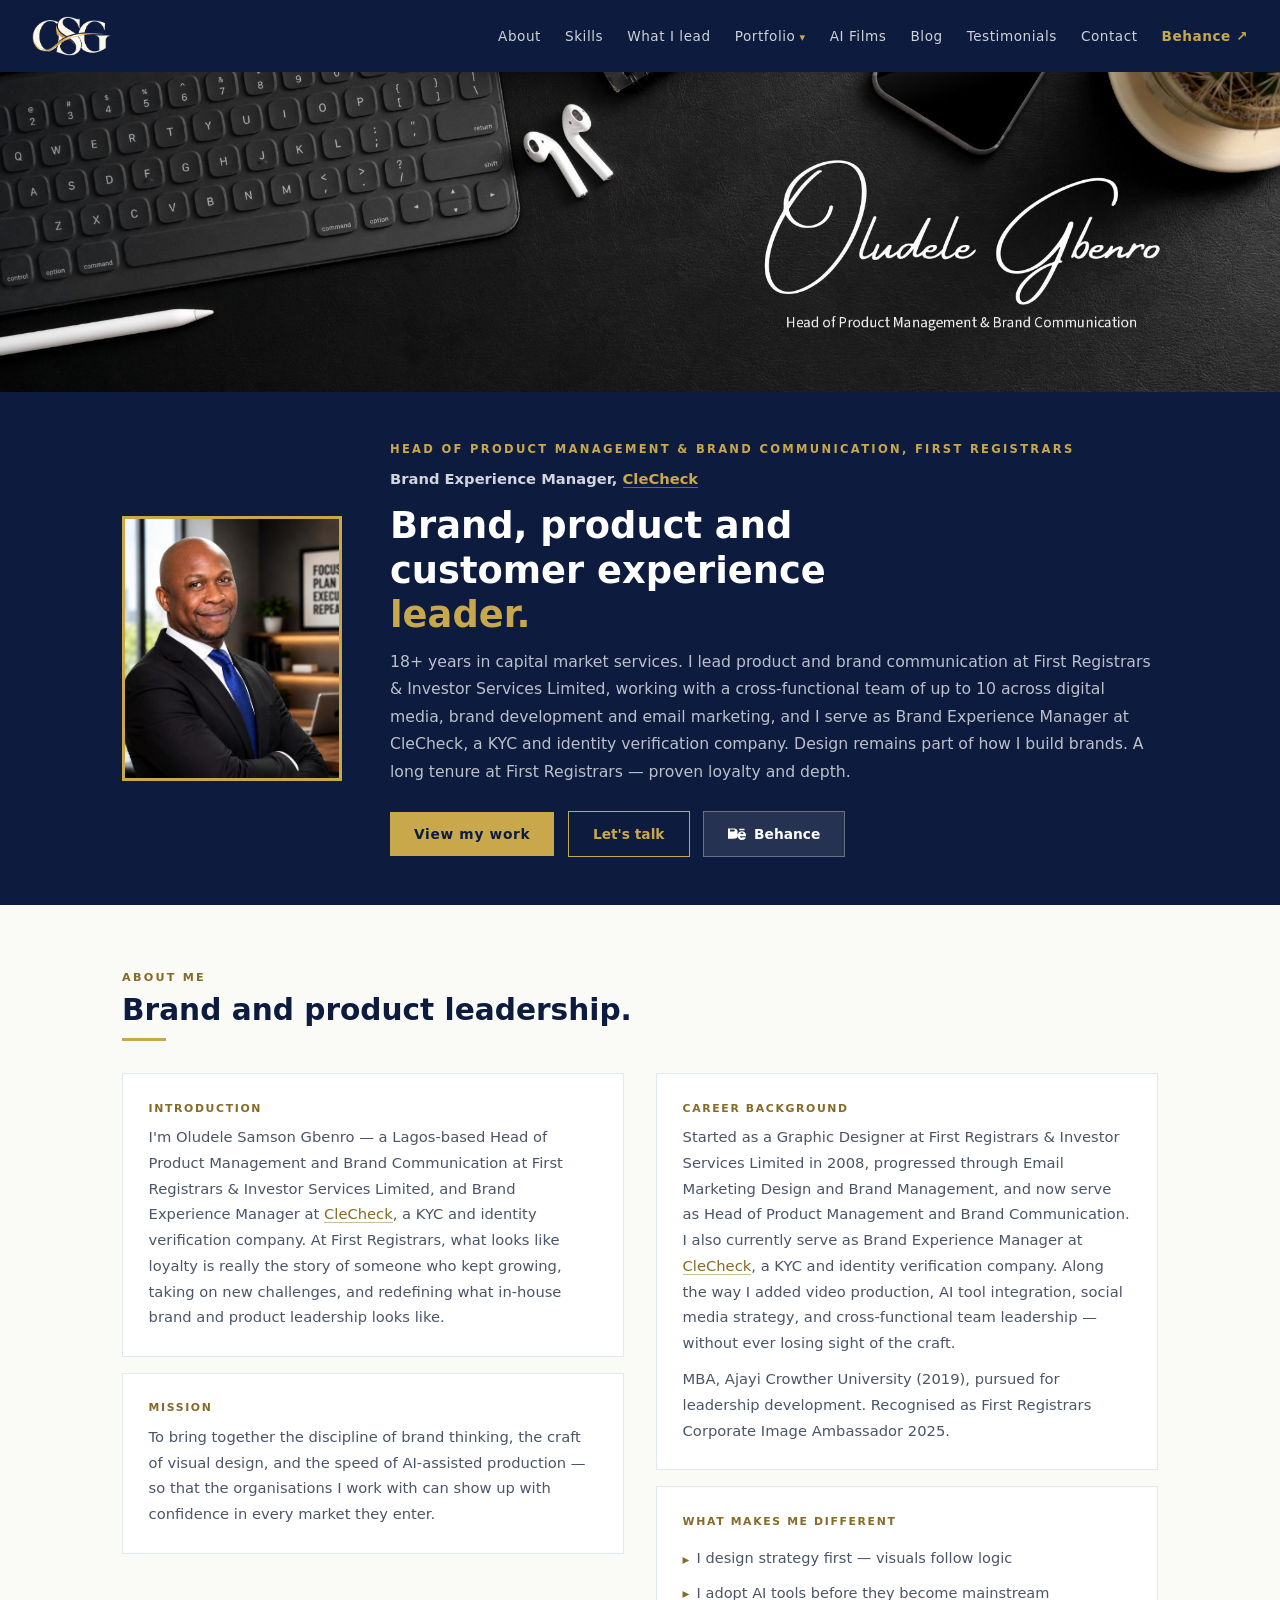
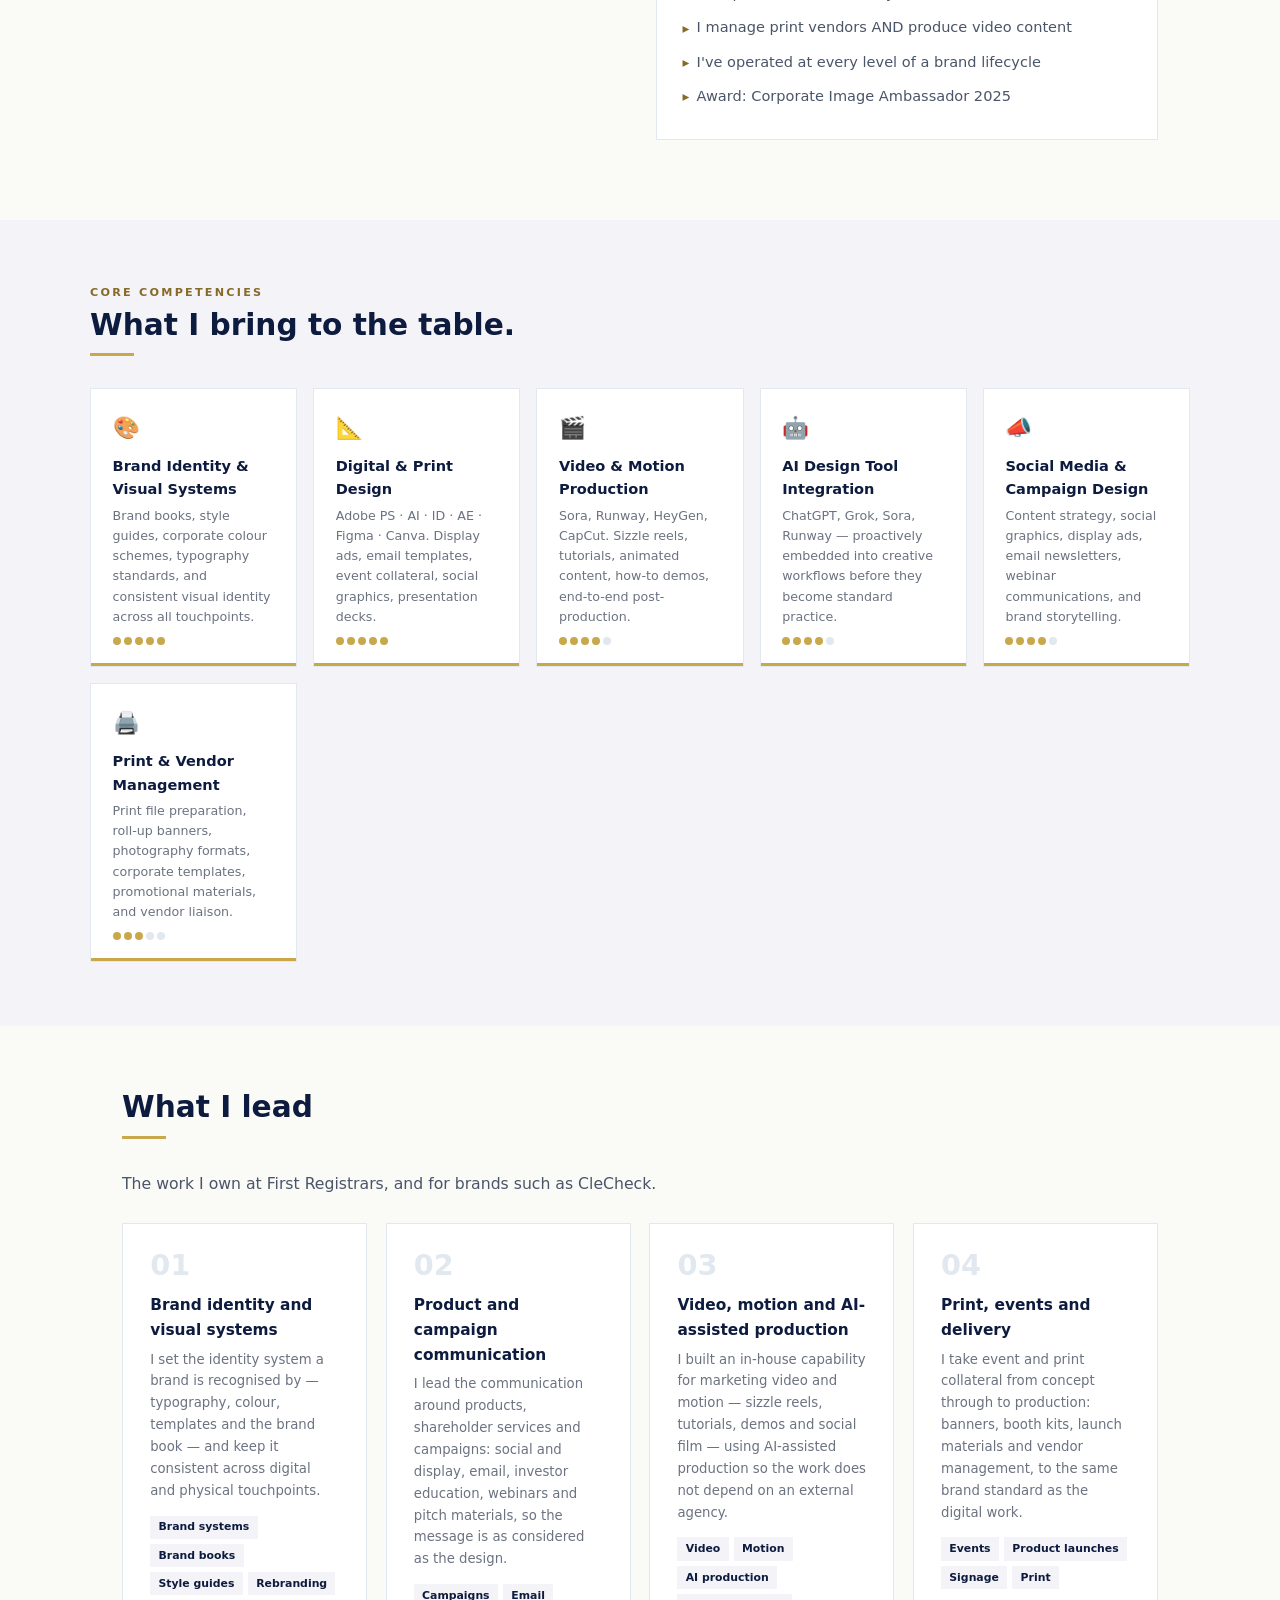
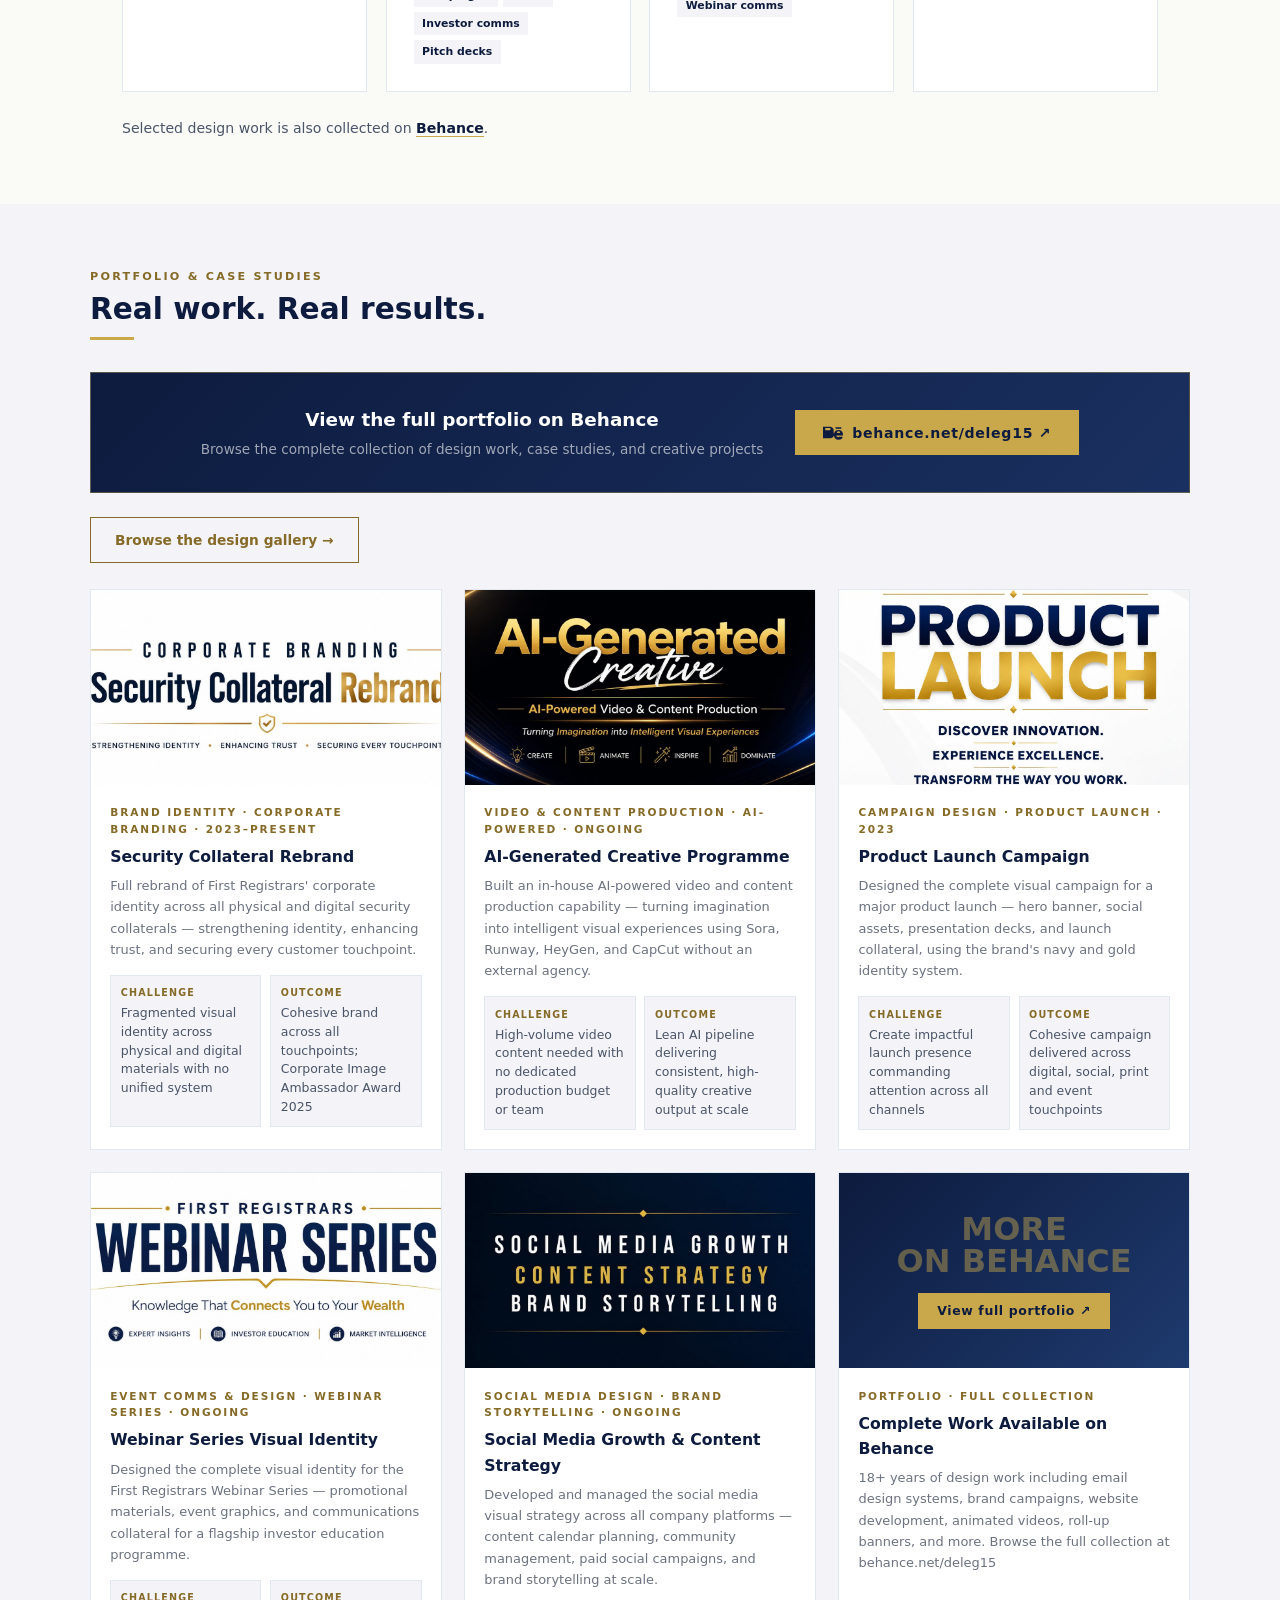
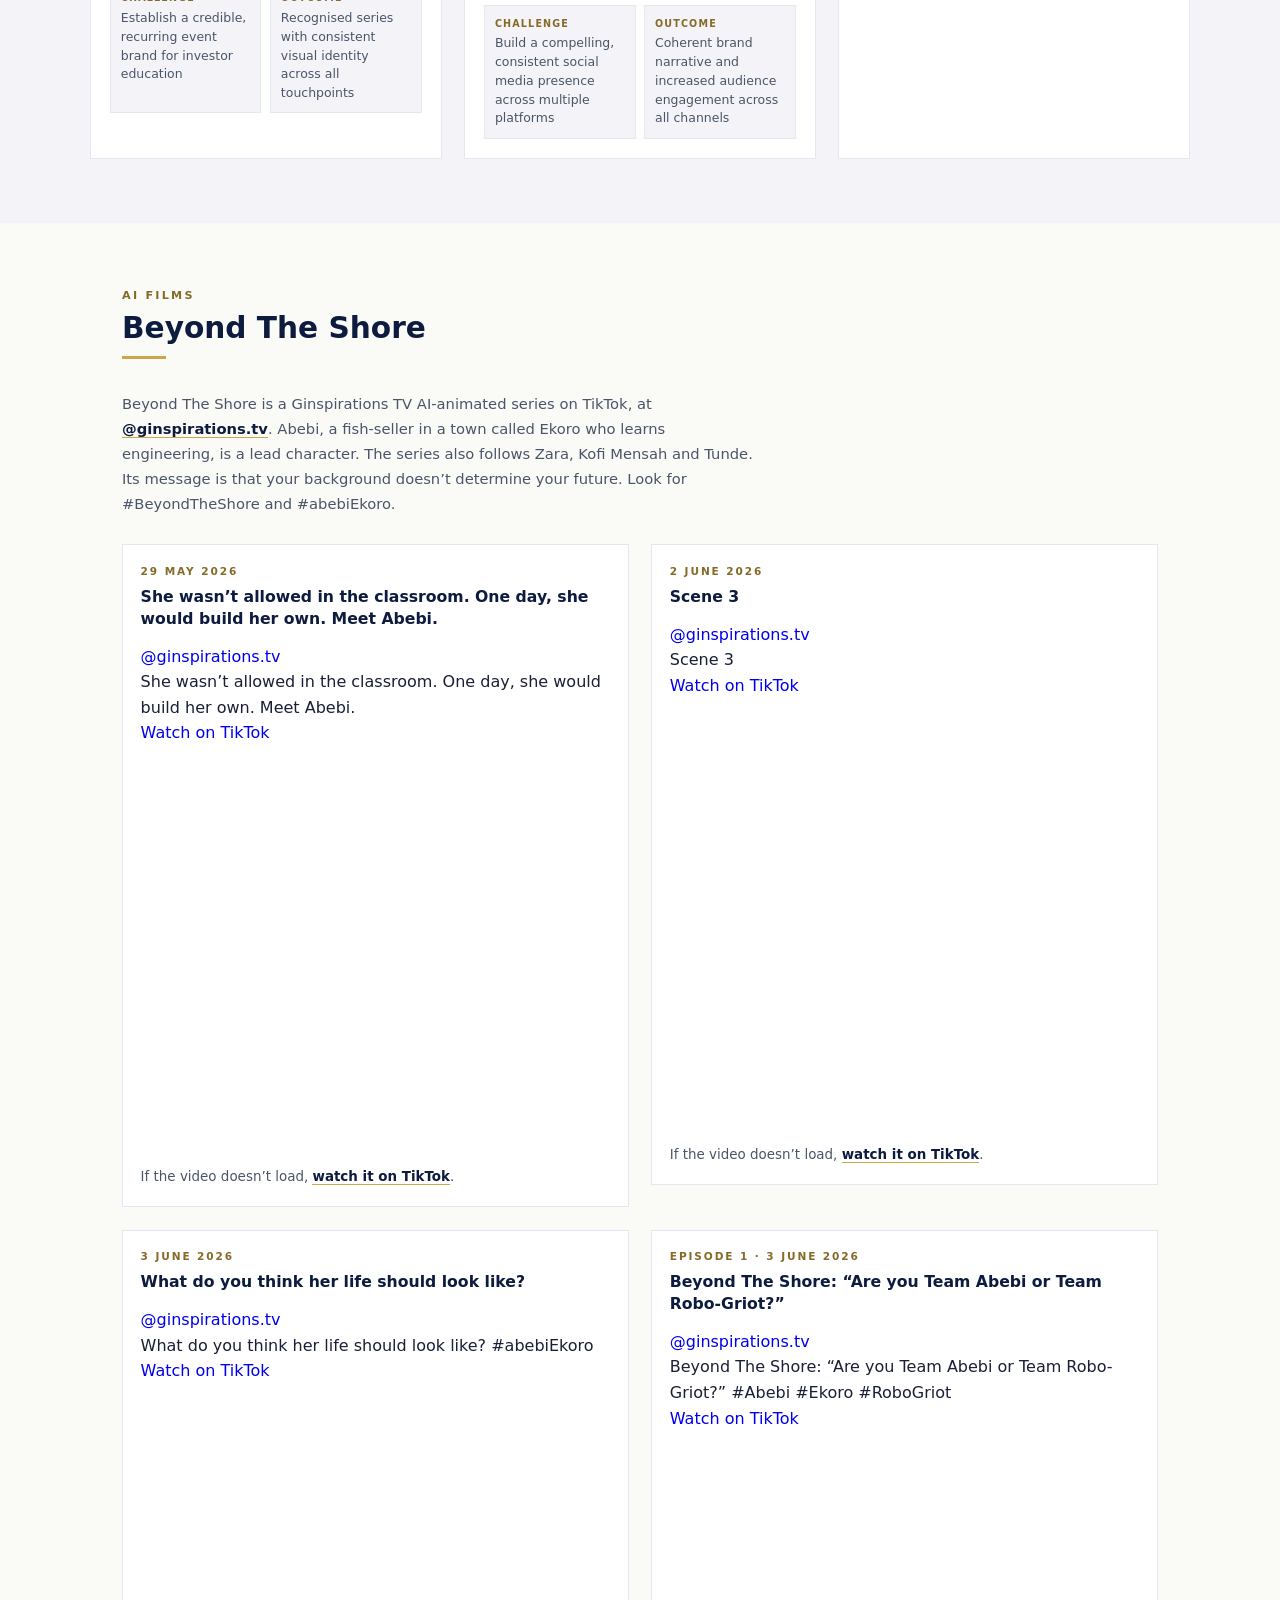
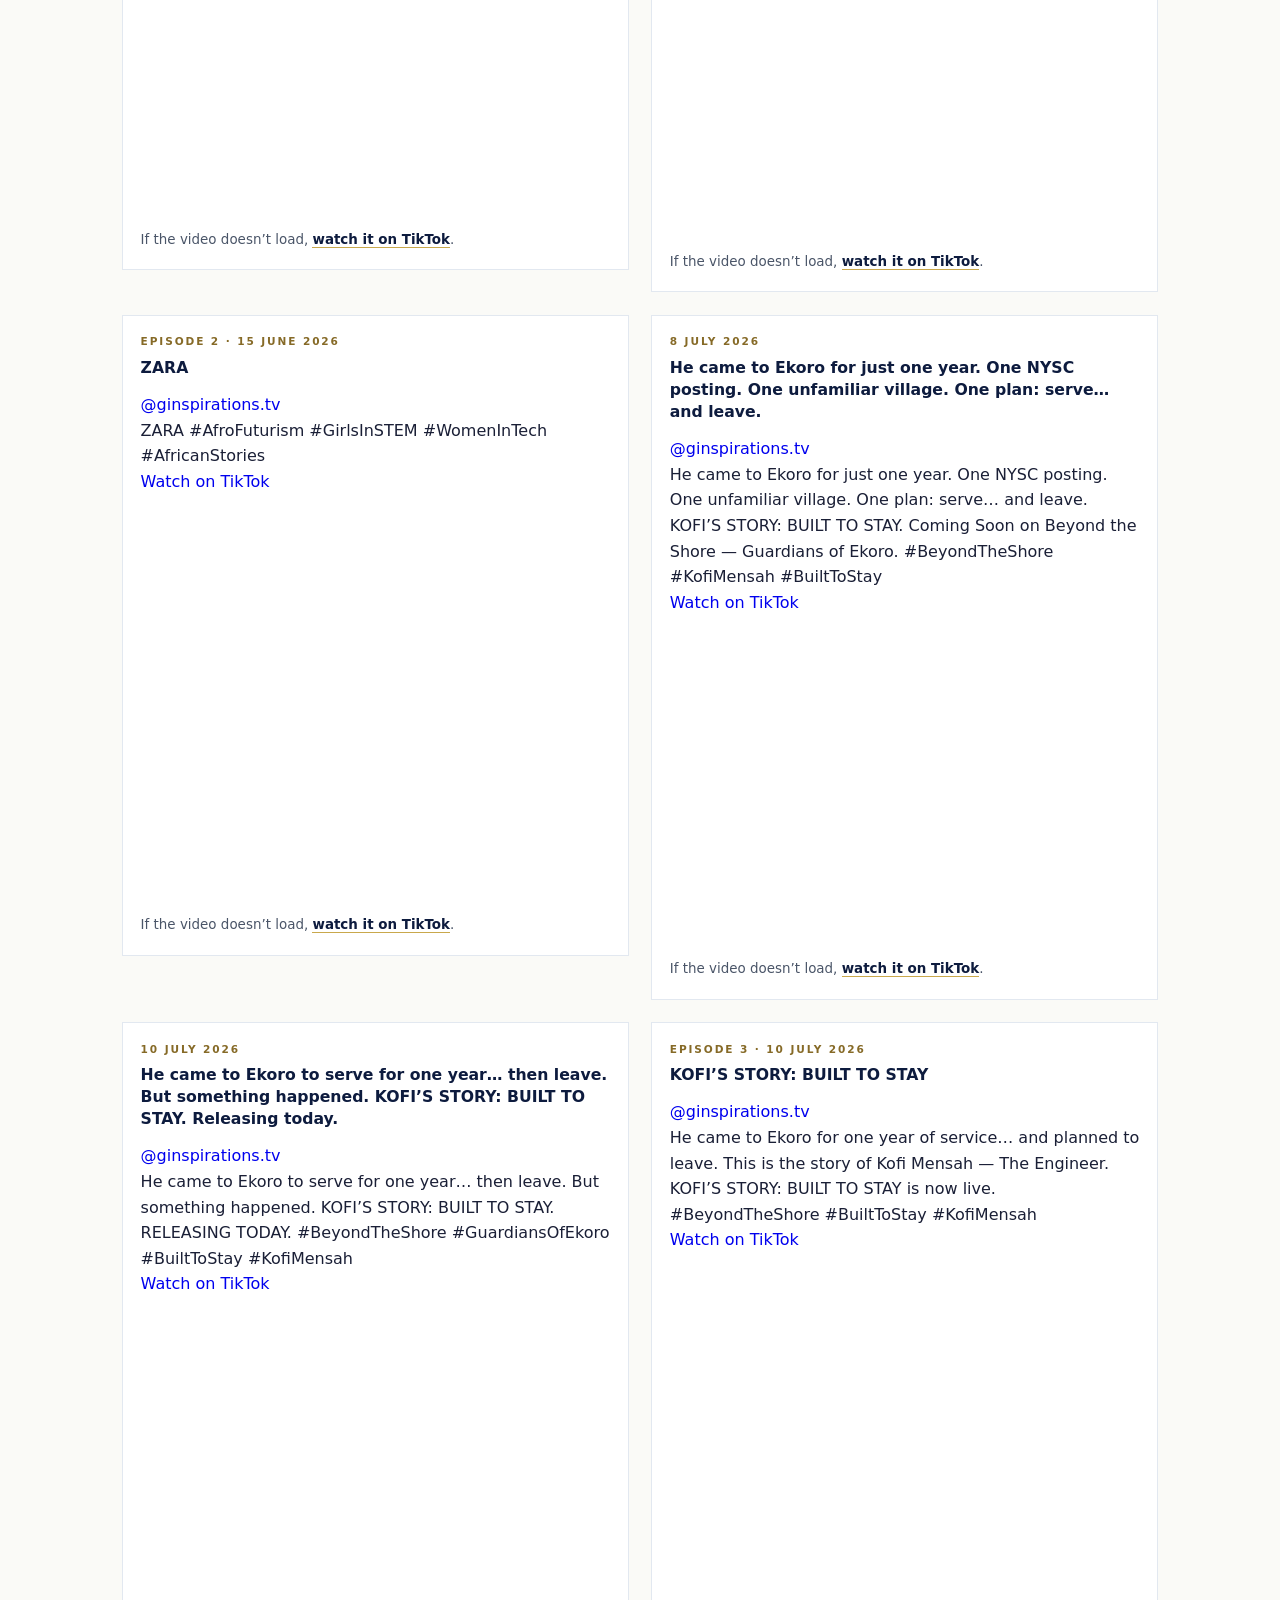
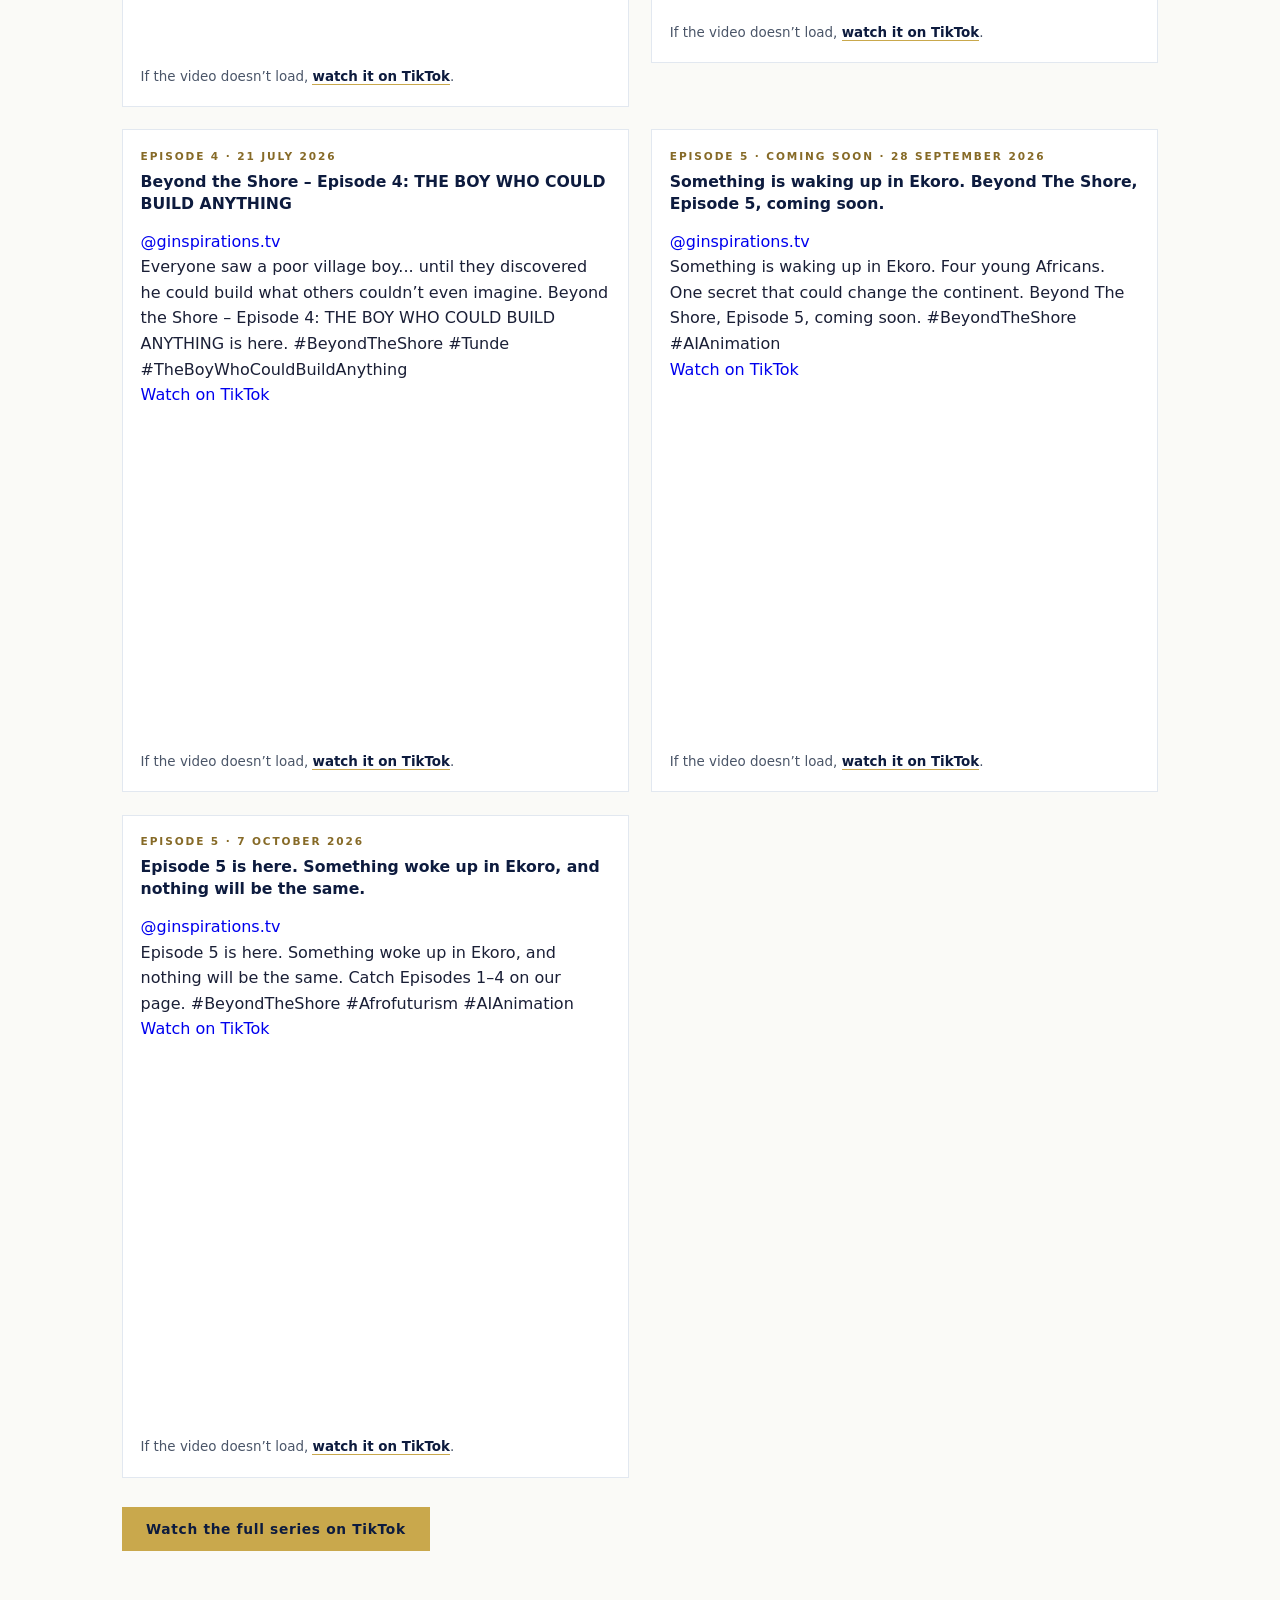
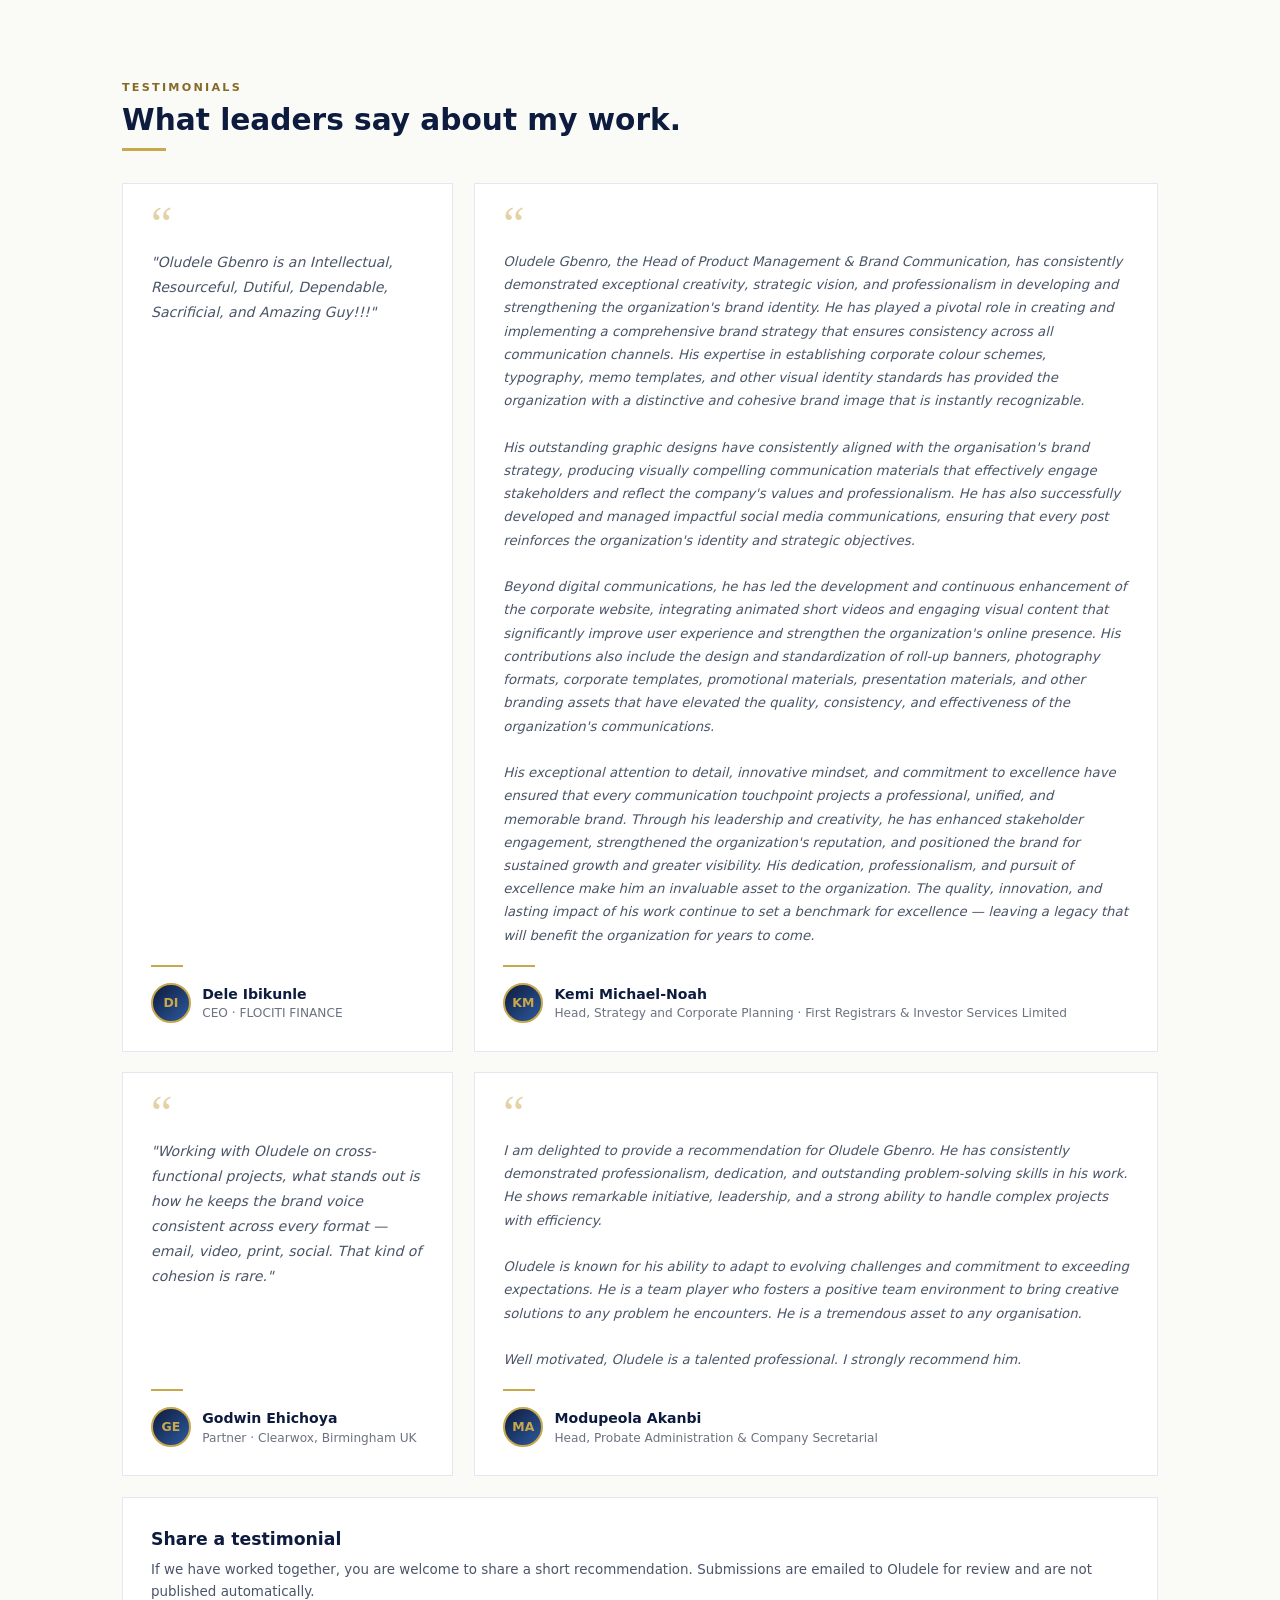
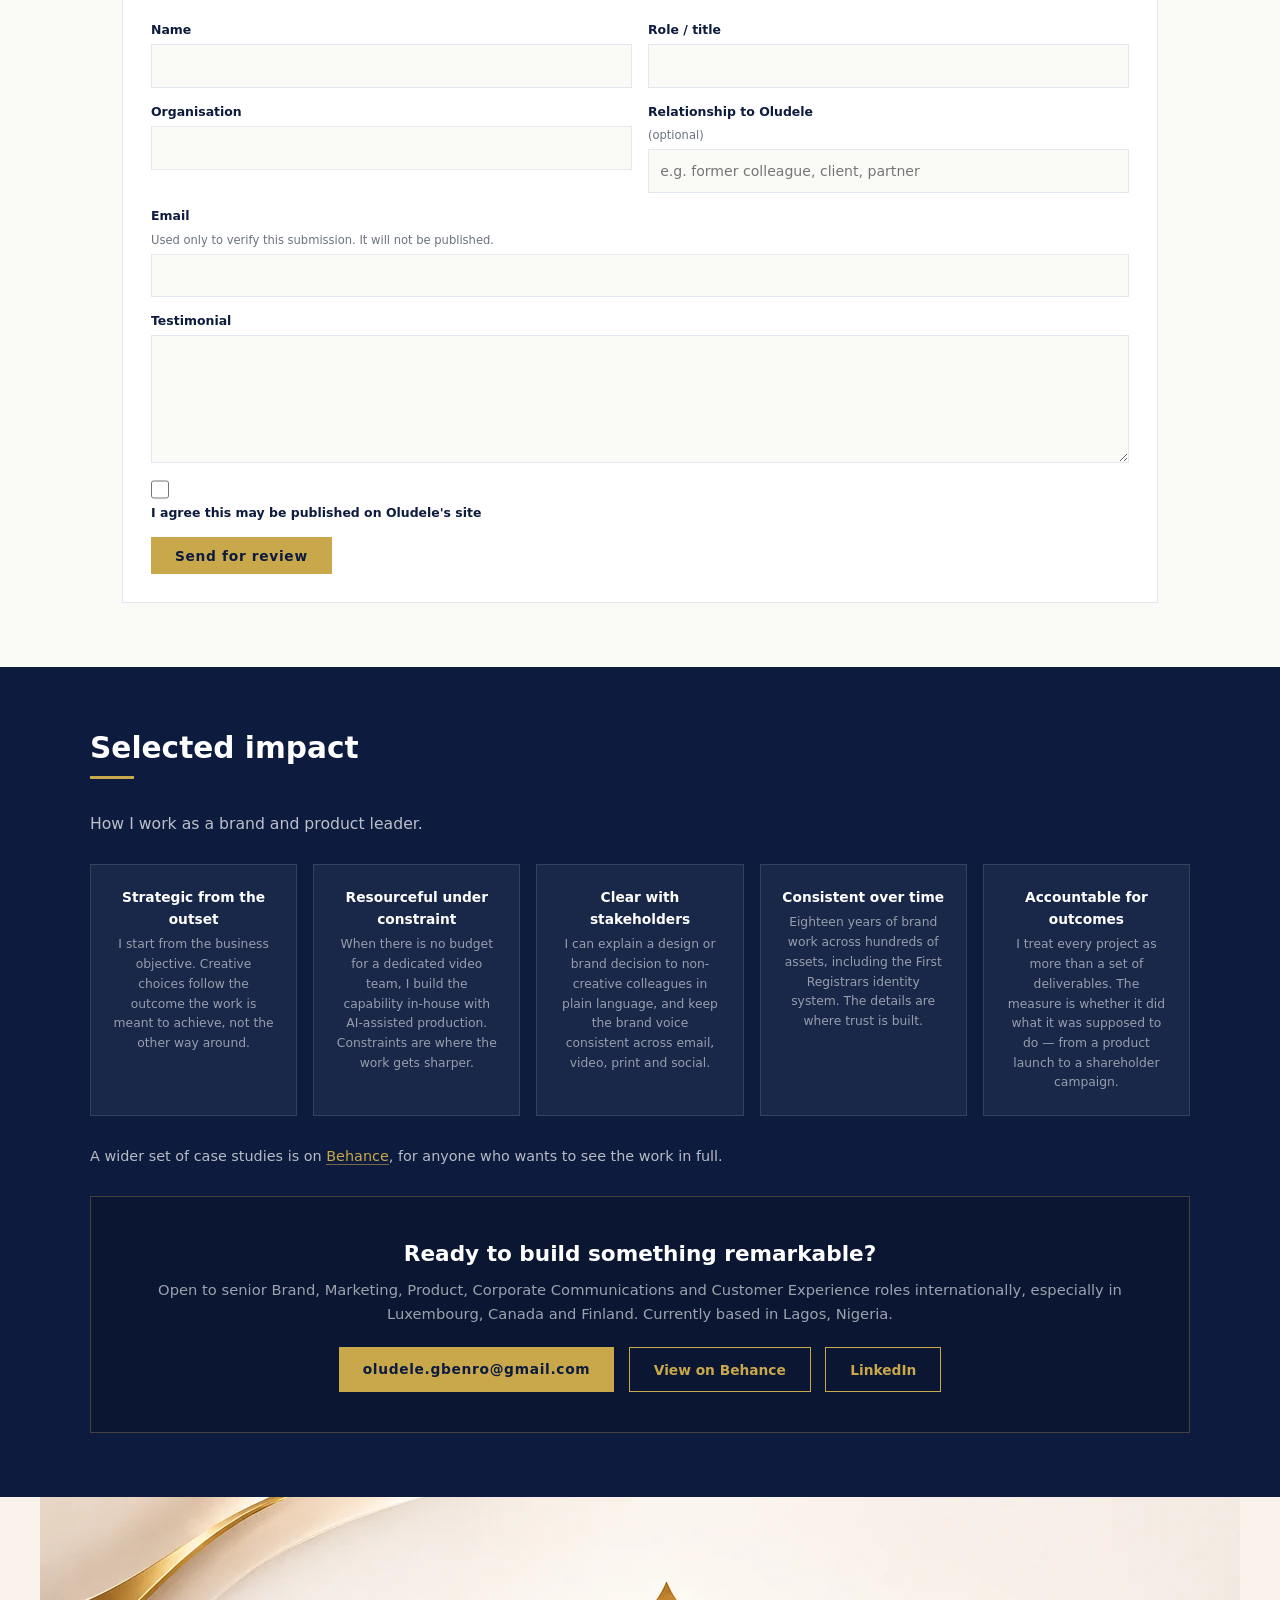
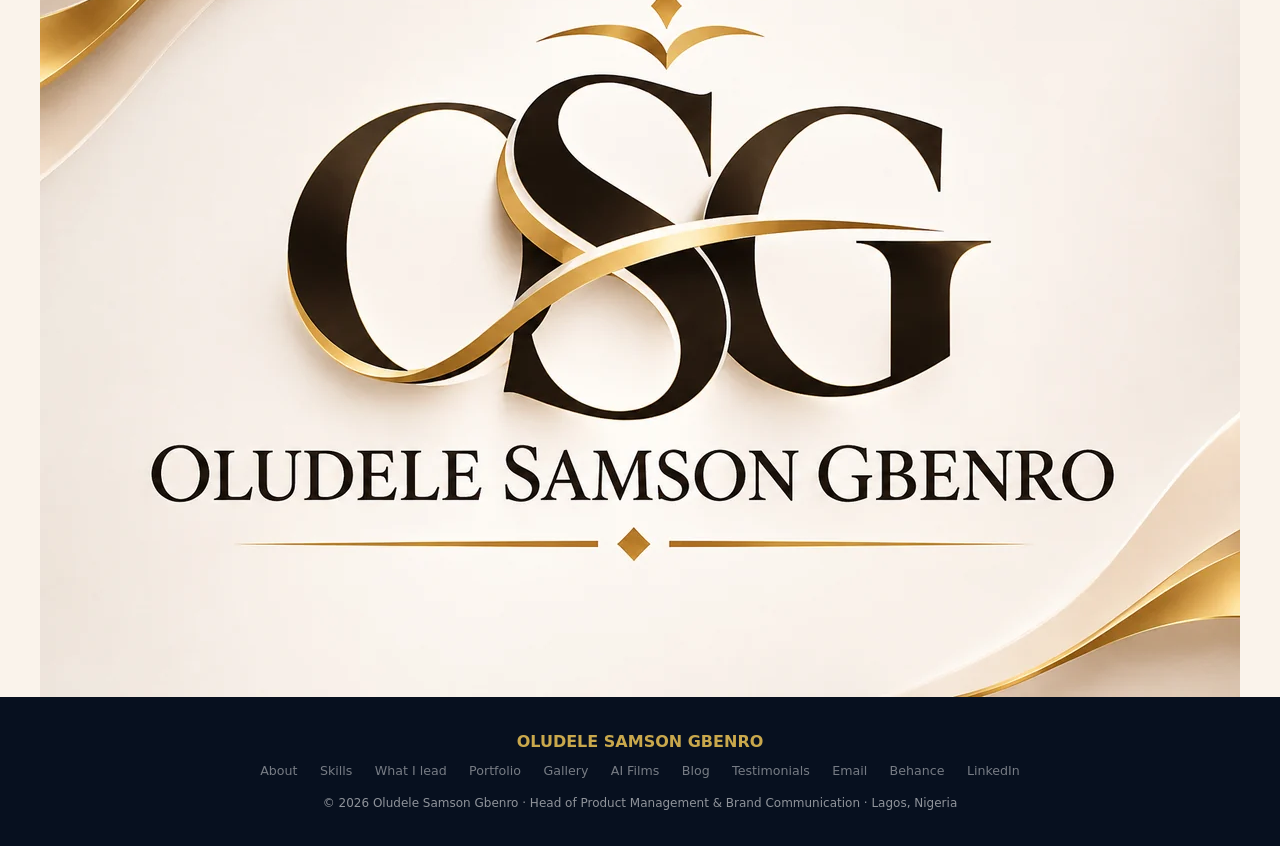
<file: index.html>
<!DOCTYPE html>
<html lang="en">
<head>
<meta charset="UTF-8">
<meta name="viewport" content="width=device-width, initial-scale=1.0">
<title>Oludele Samson Gbenro — Head of Product Management & Brand Communication</title>
<meta name="description" content="Oludele Gbenro: Head of Product Management &amp; Brand Communication at First Registrars, and Brand Experience Manager at CleCheck. Brand, product and customer experience leadership: selected work, testimonials and awards.">
<link rel="icon" href="assets/img/favicon-osg.ico?v=2" sizes="any">
<link rel="icon" type="image/png" href="assets/img/favicon-osg-32.png?v=2" sizes="32x32">
<link rel="apple-touch-icon" href="assets/img/apple-touch-icon-osg.png?v=2">
<link rel="icon" type="image/png" href="assets/img/icon-osg-512.png?v=2" sizes="512x512">
<link rel="canonical" href="https://oludelegbenro.com/">
<meta property="og:type" content="website">
<meta property="og:site_name" content="Oludele Gbenro">
<meta property="og:title" content="Oludele Gbenro | Portfolio">
<meta property="og:description" content="Brand, product and customer experience leadership: selected work, testimonials and awards.">
<meta property="og:url" content="https://oludelegbenro.com/">
<meta property="og:image" content="https://oludelegbenro.com/assets/img/og-image.jpg">
<meta property="og:image:secure_url" content="https://oludelegbenro.com/assets/img/og-image.jpg">
<meta property="og:image:type" content="image/jpeg">
<meta property="og:image:width" content="1200">
<meta property="og:image:height" content="627">
<meta property="og:image:alt" content="Oludele Gbenro, Head of Product Management &amp; Brand Communication">
<meta name="twitter:card" content="summary_large_image">
<meta name="twitter:title" content="Oludele Gbenro | Portfolio">
<meta name="twitter:description" content="Brand, product and customer experience leadership: selected work, testimonials and awards.">
<meta name="twitter:image" content="https://oludelegbenro.com/assets/img/og-image.jpg">
<style>
*{margin:0;padding:0;box-sizing:border-box}
:root{
  --navy:#0D1B3E;--gold:#C9A84C;--gold-on-light:#866A27;--cream:#FAFAF7;
  --slate:#4A5568;--light:#F4F4F8;--border:#E2E8F0;
  --text:#1A1F36;--muted:#6B7280;
}
#about,#skills,#services,#lead,#portfolio,#testimonials,#contact,#gallery{scroll-margin-top:5.5rem}
.nav-toggle{display:none;width:44px;height:44px;background:transparent;border:1.5px solid var(--gold);cursor:pointer;padding:0;align-items:center;justify-content:center}
.nav-toggle-bars,.nav-toggle-bars::before,.nav-toggle-bars::after{display:block;width:18px;height:2px;background:var(--gold);position:relative}
.nav-toggle-bars::before,.nav-toggle-bars::after{content:"";position:absolute;left:0}
.nav-toggle-bars::before{top:-6px}
.nav-toggle-bars::after{top:6px}
.nav-toggle[aria-expanded="true"] .nav-toggle-bars{background:transparent}
.nav-toggle[aria-expanded="true"] .nav-toggle-bars::before{top:0;transform:rotate(45deg)}
.nav-toggle[aria-expanded="true"] .nav-toggle-bars::after{top:0;transform:rotate(-45deg)}
.hero-also{color:rgba(255,255,255,0.82);font-size:0.92rem;margin:-0.15rem 0 0.85rem;font-weight:600}
.hero-also a{color:var(--gold);border-bottom:1px solid rgba(201,168,76,0.55)}
.hero-also a:hover{border-bottom-color:var(--gold)}
body{font-family:'Segoe UI',system-ui,sans-serif;color:var(--text);background:var(--cream);line-height:1.6}
a{text-decoration:none}
nav{background:var(--navy);padding:1rem 2rem;display:flex;justify-content:space-between;align-items:center;position:sticky;top:0;z-index:100}
.logo{display:flex;align-items:center;flex-shrink:0;line-height:0}.logo picture{display:block;line-height:0}.logo img{height:40px;width:auto;display:block}a.logo{text-decoration:none}a.logo:focus,a.logo:focus-visible{outline:2px solid var(--gold);outline-offset:3px}
.nav-links{display:flex;gap:1.5rem;list-style:none;flex-wrap:wrap}
.nav-links a{color:rgba(255,255,255,0.8);font-size:0.85rem;letter-spacing:0.04em}
.nav-links a:hover{color:var(--gold)}

.hero-wrap{background:var(--navy);padding:0}
.hero-banner{width:100%;height:auto;display:block;max-height:320px;object-fit:cover;object-position:right center}
.hero-content{padding:3rem 2rem;max-width:1100px;margin:0 auto;display:grid;grid-template-columns:220px 1fr;gap:3rem;align-items:center}
.hero-photo{width:220px;height:265px;object-fit:cover;object-position:top;border:3px solid var(--gold)}
.hero-eyebrow{color:var(--gold);font-size:0.72rem;letter-spacing:0.2em;text-transform:uppercase;font-weight:700;margin-bottom:0.7rem}
.hero h1{color:#fff;font-size:2.3rem;font-weight:700;line-height:1.2;margin-bottom:0.7rem}
.hero h1 span{color:var(--gold)}
.hero-value{color:rgba(255,255,255,0.72);font-size:0.98rem;line-height:1.75;margin-bottom:1.6rem}
.hero-cta{display:flex;gap:0.85rem;flex-wrap:wrap;align-items:center}
.btn-primary{background:var(--gold);color:var(--navy);padding:0.68rem 1.5rem;font-weight:700;font-size:0.86rem;letter-spacing:0.05em;display:inline-block}
.btn-outline{border:1.5px solid var(--gold);color:var(--gold);padding:0.68rem 1.5rem;font-weight:600;font-size:0.86rem;display:inline-block;background:transparent}
.btn-behance{background:rgba(255,255,255,0.1);border:1.5px solid rgba(255,255,255,0.3);color:#fff;padding:0.68rem 1.5rem;font-weight:600;font-size:0.86rem;display:inline-flex;align-items:center;gap:0.5rem}
.btn-behance:hover{background:rgba(255,255,255,0.18)}
.behance-icon{width:18px;height:18px;fill:#fff}

section{padding:4rem 2rem;max-width:1100px;margin:0 auto}
.bg-light{background:var(--light);padding:4rem 2rem}
.bg-navy{background:var(--navy);padding:4rem 2rem}
.inner{max-width:1100px;margin:0 auto}
.eyebrow{color:var(--gold-on-light);font-size:0.7rem;letter-spacing:0.2em;text-transform:uppercase;font-weight:700;margin-bottom:0.4rem}
.eyebrow-w{color:var(--gold);font-size:0.7rem;letter-spacing:0.2em;text-transform:uppercase;font-weight:700;margin-bottom:0.4rem}
.section-title{font-size:1.85rem;font-weight:700;color:var(--navy);margin-bottom:0.4rem;line-height:1.2}
.section-title-w{font-size:1.85rem;font-weight:700;color:#fff;margin-bottom:0.4rem;line-height:1.2}
.divider{width:44px;height:3px;background:var(--gold);margin:0.6rem 0 2rem}

.about-grid{display:grid;grid-template-columns:1fr 1fr;gap:2rem;align-items:start}
.about-card{background:#fff;border:0.5px solid var(--border);padding:1.6rem;margin-bottom:1rem}
.about-label{font-size:0.68rem;letter-spacing:0.15em;text-transform:uppercase;color:var(--gold-on-light);font-weight:700;margin-bottom:0.45rem}
.about-text{color:var(--slate);font-size:0.92rem;line-height:1.75}
.about-text a{color:var(--gold-on-light);border-bottom:1px solid rgba(134,106,39,0.45)}
.about-text a:hover{border-bottom-color:var(--gold-on-light)}
.unique-list{list-style:none;margin-top:0.7rem}
.unique-list li{padding:0.32rem 0;color:var(--slate);font-size:0.91rem;display:flex;align-items:flex-start;gap:0.45rem}
.unique-list li::before{content:"▸";color:var(--gold-on-light);font-size:0.85rem;margin-top:0.15rem;flex-shrink:0}

.skills-grid{display:grid;grid-template-columns:repeat(auto-fit,minmax(185px,1fr));gap:1rem}
.skill-card{background:#fff;border:0.5px solid var(--border);padding:1.35rem;position:relative;overflow:hidden}
.skill-card::after{content:'';position:absolute;bottom:0;left:0;height:3px;background:var(--gold);width:100%}
.skill-icon{font-size:1.35rem;margin-bottom:0.55rem}
.skill-name{font-weight:700;font-size:0.91rem;color:var(--navy);margin-bottom:0.32rem}
.skill-desc{font-size:0.79rem;color:var(--muted);line-height:1.6}
.skill-level{display:flex;gap:3px;margin-top:0.6rem}
.skill-dot{width:8px;height:8px;border-radius:50%;background:var(--gold)}
.skill-dot.e{background:var(--border)}

.services-grid{display:grid;grid-template-columns:repeat(auto-fit,minmax(225px,1fr));gap:1.15rem}
.service-card{background:#fff;border:0.5px solid var(--border);padding:1.7rem}
.service-num{font-size:1.8rem;font-weight:800;color:var(--border);margin-bottom:0.85rem;line-height:1}
.service-title{font-weight:700;font-size:0.96rem;color:var(--navy);margin-bottom:0.38rem}
.service-desc{font-size:0.83rem;color:var(--muted);line-height:1.65}
.tags{display:flex;flex-wrap:wrap;gap:0.32rem;margin-top:0.85rem}
.tag{font-size:0.68rem;background:var(--light);color:var(--navy);padding:0.18rem 0.52rem;font-weight:600}

.portfolio-grid{display:grid;grid-template-columns:repeat(auto-fit,minmax(300px,1fr));gap:1.4rem}
.port-card{background:#fff;border:0.5px solid var(--border);overflow:hidden}
.port-img{width:100%;height:195px;object-fit:cover;display:block;transition:transform 0.3s}
.port-card:hover .port-img{transform:scale(1.03)}
.port-body{padding:1.2rem}
.port-type{font-size:0.66rem;letter-spacing:0.18em;text-transform:uppercase;color:var(--gold-on-light);font-weight:700;margin-bottom:0.38rem}
.port-title{font-size:0.98rem;font-weight:700;color:var(--navy);margin-bottom:0.38rem}
.port-desc{font-size:0.81rem;color:var(--muted);line-height:1.65}
.cs-row{display:grid;grid-template-columns:repeat(2,1fr);gap:0.55rem;margin-top:0.9rem}
.cs-box{border:0.5px solid var(--border);padding:0.6rem;background:var(--light)}
.cs-label{font-size:0.6rem;letter-spacing:0.12em;text-transform:uppercase;color:var(--gold-on-light);font-weight:700;margin-bottom:0.22rem}
.cs-value{font-size:0.78rem;color:var(--slate);line-height:1.5}

/* BEHANCE BANNER */
.behance-banner{background:linear-gradient(135deg,#0D1B3E,#1a3060);border:1px solid rgba(201,168,76,0.4);padding:2rem;text-align:center;margin-bottom:2rem;display:flex;align-items:center;justify-content:center;gap:2rem;flex-wrap:wrap}
.behance-banner-text h3{color:#fff;font-size:1.15rem;font-weight:700;margin-bottom:0.25rem}
.behance-banner-text p{color:rgba(255,255,255,0.6);font-size:0.85rem}
.btn-behance-lg{background:var(--gold);color:var(--navy);padding:0.7rem 1.75rem;font-weight:700;font-size:0.88rem;letter-spacing:0.05em;display:inline-flex;align-items:center;gap:0.55rem}

/* TESTIMONIALS */
.testimonials-grid{display:grid;grid-template-columns:repeat(auto-fit,minmax(300px,1fr));gap:1.3rem}
.t-card{background:#fff;border:0.5px solid var(--border);padding:1.75rem;position:relative;display:flex;flex-direction:column}
.t-quote{font-size:3rem;color:var(--gold);line-height:0.5;display:block;margin-bottom:0.85rem;font-family:Georgia,serif;opacity:0.5;flex-shrink:0}
.t-text{font-size:0.88rem;color:var(--slate);line-height:1.78;font-style:italic;margin-bottom:1.1rem;flex:1}
.t-text.long{font-size:0.83rem;line-height:1.75}
.t-divider{width:32px;height:2px;background:var(--gold);margin-bottom:1rem}
.t-author{display:flex;align-items:center;gap:0.7rem;margin-top:auto}
.t-avatar{width:40px;height:40px;border-radius:50%;background:linear-gradient(135deg,var(--navy),#2d5a9e);border:2px solid var(--gold);display:flex;align-items:center;justify-content:center;font-size:0.78rem;font-weight:700;color:var(--gold);flex-shrink:0}
.t-name{font-weight:700;font-size:0.88rem;color:var(--navy)}
.t-role{font-size:0.76rem;color:var(--muted);line-height:1.4}
.t-share{background:#fff;border:0.5px solid var(--border);padding:1.75rem;grid-column:1/-1}
.t-share h3{font-size:1.08rem;color:var(--navy);margin:0 0 0.35rem;font-weight:700}
.t-share-lead{font-size:0.84rem;color:var(--slate);line-height:1.65;margin-bottom:1.05rem}
.t-form{display:grid;gap:0.8rem}
@media(min-width:700px){.t-form{grid-template-columns:1fr 1fr;gap:0.85rem 1rem}.t-form .full{grid-column:1/-1}}
.t-form label{display:flex;flex-direction:column;gap:0.28rem;font-size:0.78rem;font-weight:700;color:var(--navy)}
.t-form .hint{font-weight:500;color:var(--muted);font-size:0.72rem}
.t-form input[type=text],.t-form input[type=email],.t-form textarea{font:inherit;font-weight:400;font-size:0.88rem;color:var(--text);border:1px solid var(--border);background:var(--cream);padding:0.6rem 0.7rem;width:100%;border-radius:0}
.t-form textarea{min-height:8rem;resize:vertical}
.t-form input:focus,.t-form textarea:focus{outline:2px solid var(--gold);outline-offset:1px;border-color:var(--gold)}
.t-consent{flex-direction:row;align-items:flex-start;gap:0.55rem;font-weight:500;font-size:0.84rem;color:var(--slate)}
.t-consent input{margin-top:0.2rem;width:1.15rem;height:1.15rem;flex-shrink:0;accent-color:var(--navy)}
.t-form button.btn-primary{border:0;cursor:pointer;justify-self:start;font-family:inherit}
.t-honey{position:absolute;left:-9999px;height:1px;width:1px;overflow:hidden}


.section-lead{color:var(--slate);font-size:0.98rem;line-height:1.7;margin:0 0 1.6rem;max-width:42rem}
.lead-note{margin-top:1.6rem;font-size:0.88rem;color:var(--slate)}
.lead-note a{color:var(--navy);font-weight:700;border-bottom:1px solid var(--gold)}
.section-lead-w{color:rgba(255,255,255,0.72);font-size:0.98rem;line-height:1.7;margin:0 0 1.6rem;max-width:42rem}
.impact-note{margin:0 0 1.75rem;font-size:0.9rem;color:rgba(255,255,255,0.7);line-height:1.7}
.impact-note a{color:var(--gold);border-bottom:1px solid rgba(201,168,76,0.55)}
.why-grid{display:grid;grid-template-columns:repeat(auto-fit,minmax(170px,1fr));gap:1rem;margin-bottom:1.75rem}
.why-card{padding:1.35rem;border:0.5px solid rgba(255,255,255,0.12);background:rgba(255,255,255,0.05);text-align:center}
.why-icon{font-size:1.6rem;margin-bottom:0.55rem}
.why-label{font-weight:700;font-size:0.86rem;color:#fff;margin-bottom:0.32rem}
.why-desc{font-size:0.77rem;color:rgba(255,255,255,0.55);line-height:1.6}

.cta-banner{background:rgba(0,0,0,0.2);padding:2.5rem 2rem;text-align:center;margin-top:1.75rem;border:0.5px solid rgba(201,168,76,0.3)}
.cta-banner h3{color:#fff;font-size:1.35rem;margin-bottom:0.4rem}
.cta-banner p{color:rgba(255,255,255,0.6);margin-bottom:1.35rem;font-size:0.92rem}
.cta-actions{display:flex;gap:0.9rem;justify-content:center;flex-wrap:wrap}

#ai-films .films-intro{font-size:0.92rem;color:var(--slate);max-width:40rem;margin:0 0 1.75rem;line-height:1.7}#ai-films .films-intro a{color:var(--navy);font-weight:700;border-bottom:1px solid var(--gold)}
.films-grid{display:grid;grid-template-columns:1fr;gap:1.4rem}
@media(min-width:760px){.films-grid{grid-template-columns:1fr 1fr;align-items:start}}
.film-card{background:#fff;border:0.5px solid var(--border);padding:1.1rem 1.1rem 1.2rem;min-width:0;overflow:hidden}
.film-label{font-size:0.66rem;letter-spacing:0.18em;text-transform:uppercase;color:var(--gold-on-light);font-weight:700;margin-bottom:0.4rem}
.film-title{font-size:0.98rem;font-weight:700;color:var(--navy);margin:0 0 0.85rem;line-height:1.4}
.film-title a{color:var(--navy)}
.film-title a:hover{color:var(--gold-on-light)}
#ai-films .tiktok-embed{margin:0 auto !important;max-width:100% !important;min-width:0 !important;width:100%;min-height:520px}#ai-films .tiktok-embed section{padding:0;max-width:none;margin:0;width:auto}
.film-fallback{font-size:0.84rem;color:var(--slate);margin:0.2rem 0 0;line-height:1.5}
.film-fallback a{color:var(--navy);font-weight:700;border-bottom:1px solid var(--gold)}
.films-actions{margin-top:1.85rem}
#ai-films .btn-primary{color:var(--navy)}
.logo-band{background:#FAF3EB;display:flex;justify-content:center;max-width:none;width:100%;padding:0;margin:0}
.logo-band picture,.logo-band img{width:100%;max-width:1200px;height:auto;display:block;margin:0 auto}

footer{background:#07101f;padding:2rem;text-align:center}
.footer-name{color:var(--gold);font-weight:700;font-size:1rem;margin-bottom:0.35rem}
.footer-links{display:flex;gap:1.4rem;justify-content:center;margin-bottom:0.85rem;flex-wrap:wrap}
.footer-links a{color:rgba(255,255,255,0.45);font-size:0.79rem}
.footer-links a:hover{color:var(--gold)}
.footer-copy{color:rgba(255,255,255,0.55);font-size:0.75rem}
#portfolio .btn-outline{color:var(--gold-on-light);border-color:var(--gold-on-light)}

@media(max-width:700px){
  .hero-content{grid-template-columns:1fr;text-align:center}
  .hero-photo{width:160px;height:190px;margin:0 auto}
  .about-grid{grid-template-columns:1fr}
  .portfolio-grid{grid-template-columns:1fr}
  .behance-banner{flex-direction:column;gap:1rem}
}
@media(max-width:880px){
  .logo img{height:34px}
  nav{flex-wrap:wrap;gap:0;align-items:center}
  .nav-toggle{display:inline-flex}
  .nav-links{display:none;flex-direction:column;gap:0;flex-basis:100%;width:100%;padding:0.35rem 0 0.5rem}
  .nav-links.is-open{display:flex}
  .nav-links>li{width:100%}
  .nav-links a{display:block;padding:0.7rem 0}
}

/* NAV DROPDOWN */
.nav-links .has-sub{position:relative}
.nav-links .sub{list-style:none;position:absolute;top:100%;left:-0.9rem;min-width:170px;background:var(--navy);border:1px solid rgba(201,168,76,0.4);padding:0.4rem 0;display:none;z-index:200}
.nav-links .has-sub:hover .sub,.nav-links .has-sub:focus-within .sub{display:block}
.nav-links .has-sub>a::after{content:" \25BE";font-size:0.7rem;color:var(--gold)}
.nav-links .sub a{display:block;padding:0.45rem 0.9rem;white-space:nowrap}
.nav-links .has-sub{padding-bottom:0.4rem;margin-bottom:-0.4rem}
@media(max-width:880px){
  .nav-links .sub{position:static;display:flex;flex-direction:column;background:none;border:0;padding:0 0 0 0.9rem;min-width:0;margin:0}
  .nav-links .sub a{padding:0.4rem 0}
  .nav-links .sub a::before{content:"\21B3 ";color:var(--gold)}
  .nav-links .has-sub{padding-bottom:0;margin-bottom:0}
}
</style>
<script type="application/ld+json">
{"@context":"https://schema.org","@type":"Person","name":"Oludele Samson Gbenro","url":"https://oludelegbenro.com/","image":"https://oludelegbenro.com/assets/img/og-image.jpg","email":"mailto:oludele.gbenro@gmail.com","jobTitle":["Head of Product Management & Brand Communication, First Registrars & Investor Services Limited","Brand Experience Manager, CleCheck"],"worksFor":[{"@type":"Organization","name":"First Registrars & Investor Services Limited"},{"@type":"Organization","name":"CleCheck","url":"https://check.cle.ng/about.html","description":"KYC and identity verification"}],"address":{"@type":"PostalAddress","addressLocality":"Lagos","addressCountry":"NG"},"sameAs":["https://www.linkedin.com/in/oludelegbenro","https://www.behance.net/deleg15"]}
</script>
</head>
<body>

<nav>
  <a class="logo" href="./" aria-label="Oludele Gbenro, home"><picture>
    <source type="image/webp" srcset="assets/img/logo-osg-on-dark.webp">
    <img src="assets/img/logo-osg-on-dark.png" width="79" height="40" alt="Oludele Samson Gbenro monogram">
  </picture></a>
  <button type="button" class="nav-toggle" aria-expanded="false" aria-controls="site-nav" aria-label="Menu"><span class="nav-toggle-bars" aria-hidden="true"></span></button>
  <ul class="nav-links" id="site-nav">
    <li><a href="#about">About</a></li>
    <li><a href="#skills">Skills</a></li>
    <li><a href="#lead">What I lead</a></li>
    <li class="has-sub"><a href="#portfolio" aria-haspopup="true" aria-expanded="false">Portfolio</a>
      <ul class="sub" aria-label="Portfolio submenu">
        <li><a href="gallery.html">Gallery</a></li>
      </ul>
    </li>
    <li><a href="#ai-films">AI Films</a></li>
    <li><a href="/blog/">Blog</a></li>
    <li><a href="#testimonials">Testimonials</a></li>
    <li><a href="#contact">Contact</a></li>
    <li><a href="https://www.behance.net/deleg15" target="_blank" style="color:var(--gold);font-weight:700">Behance ↗</a></li>
  </ul>
</nav>

<!-- HERO -->
<div class="hero-wrap">
  <img class="hero-banner" src="assets/img/hero-banner.jpg" width="2000" height="600" alt="Oludele Gbenro — Head of Product Management &amp; Brand Communication">
  <div class="hero-content">
    <img class="hero-photo" src="assets/img/hero-photo.jpg" alt="Oludele Samson Gbenro professional headshot">
    <div class="hero">
      <div class="hero-eyebrow">Head of Product Management &amp; Brand Communication, First Registrars</div>
      <p class="hero-also">Brand Experience Manager, <a href="https://check.cle.ng/about.html" target="_blank" rel="noopener">CleCheck</a></p>
      <h1>Brand, product and<br>customer experience<br><span>leader.</span></h1>
      <p class="hero-value">18+ years in capital market services. I lead product and brand communication at First Registrars &amp; Investor Services Limited, working with a cross-functional team of up to 10 across digital media, brand development and email marketing, and I serve as Brand Experience Manager at CleCheck, a KYC and identity verification company. Design remains part of how I build brands. A long tenure at First Registrars — proven loyalty and depth.</p>
      <div class="hero-cta">
        <a class="btn-primary" href="#portfolio">View my work</a>
        <a class="btn-outline" href="#contact">Let's talk</a>
        <a class="btn-behance" href="https://www.behance.net/deleg15" target="_blank">
          <svg class="behance-icon" viewBox="0 0 24 24" xmlns="http://www.w3.org/2000/svg"><path d="M22 7h-7V5h7v2zm1.726 10c-.442 1.297-2.029 3-5.101 3-3.074 0-5.564-1.729-5.564-5.675 0-3.91 2.325-5.92 5.466-5.92 3.082 0 4.964 1.782 5.375 4.426.078.506.109 1.188.095 2.14H15.97c.13 1.2.836 1.98 2.177 1.98.548 0 1.12-.181 1.487-.537h3.092zm-5.083-7c-1.096 0-1.877.66-2.075 1.979h3.95c-.085-1.199-.73-1.979-1.875-1.979zM8.309 9c1.695 0 2.896.316 3.768 1.155.872.842 1.219 2.031 1.219 3.399 0 1.44-.451 2.677-1.408 3.485-.957.811-2.32 1.22-4.223 1.22H0V4.5h7.416C9.31 4.5 10.784 5 11.635 5.9c.852.903 1.246 2.024 1.246 3.176 0 .98-.315 1.881-.949 2.561-.636.681-1.485 1.079-2.623 1.138v.063c1.398.09 2.477.526 3.233 1.392H0V9h8.309zm-1.03 1.5H2.7v3h4.579c1.273 0 2.027-.577 2.027-1.5 0-.923-.754-1.5-2.027-1.5zm.48-4.5H2.7v2.8h4.559c1.218 0 1.83-.531 1.83-1.4 0-.869-.612-1.4-1.83-1.4z"/></svg>
          Behance
        </a>
      </div>
    </div>
  </div>
</div>

<!-- ABOUT -->
<section id="about">
  <div class="eyebrow">About me</div>
  <div class="section-title">Brand and product leadership.</div>
  <div class="divider"></div>
  <div class="about-grid">
    <div>
      <div class="about-card">
        <div class="about-label">Introduction</div>
        <p class="about-text">I'm Oludele Samson Gbenro — a Lagos-based Head of Product Management and Brand Communication at First Registrars &amp; Investor Services Limited, and Brand Experience Manager at <a href="https://check.cle.ng/about.html" target="_blank" rel="noopener">CleCheck</a>, a KYC and identity verification company. At First Registrars, what looks like loyalty is really the story of someone who kept growing, taking on new challenges, and redefining what in-house brand and product leadership looks like.</p>
      </div>
      <div class="about-card">
        <div class="about-label">Mission</div>
        <p class="about-text">To bring together the discipline of brand thinking, the craft of visual design, and the speed of AI-assisted production — so that the organisations I work with can show up with confidence in every market they enter.</p>
      </div>
    </div>
    <div>
      <div class="about-card">
        <div class="about-label">Career background</div>
        <p class="about-text">Started as a Graphic Designer at First Registrars &amp; Investor Services Limited in 2008, progressed through Email Marketing Design and Brand Management, and now serve as Head of Product Management and Brand Communication. I also currently serve as Brand Experience Manager at <a href="https://check.cle.ng/about.html" target="_blank" rel="noopener">CleCheck</a>, a KYC and identity verification company. Along the way I added video production, AI tool integration, social media strategy, and cross-functional team leadership — without ever losing sight of the craft.</p>
        <p class="about-text" style="margin-top:0.65rem">MBA, Ajayi Crowther University (2019), pursued for leadership development. Recognised as First Registrars Corporate Image Ambassador 2025.</p>
      </div>
      <div class="about-card">
        <div class="about-label">What makes me different</div>
        <ul class="unique-list">
          <li>I design strategy first — visuals follow logic</li>
          <li>I adopt AI tools before they become mainstream</li>
          <li>I manage print vendors AND produce video content</li>
          <li>I've operated at every level of a brand lifecycle</li>
          <li>Award: Corporate Image Ambassador 2025</li>
        </ul>
      </div>
    </div>
  </div>
</section>

<!-- SKILLS -->
<div class="bg-light" id="skills">
<div class="inner">
  <div class="eyebrow">Core competencies</div>
  <div class="section-title">What I bring to the table.</div>
  <div class="divider"></div>
  <div class="skills-grid">
    <div class="skill-card">
      <div class="skill-icon">🎨</div>
      <div class="skill-name">Brand Identity & Visual Systems</div>
      <div class="skill-desc">Brand books, style guides, corporate colour schemes, typography standards, and consistent visual identity across all touchpoints.</div>
      <div class="skill-level"><div class="skill-dot"></div><div class="skill-dot"></div><div class="skill-dot"></div><div class="skill-dot"></div><div class="skill-dot"></div></div>
    </div>
    <div class="skill-card">
      <div class="skill-icon">📐</div>
      <div class="skill-name">Digital & Print Design</div>
      <div class="skill-desc">Adobe PS · AI · ID · AE · Figma · Canva. Display ads, email templates, event collateral, social graphics, presentation decks.</div>
      <div class="skill-level"><div class="skill-dot"></div><div class="skill-dot"></div><div class="skill-dot"></div><div class="skill-dot"></div><div class="skill-dot"></div></div>
    </div>
    <div class="skill-card">
      <div class="skill-icon">🎬</div>
      <div class="skill-name">Video & Motion Production</div>
      <div class="skill-desc">Sora, Runway, HeyGen, CapCut. Sizzle reels, tutorials, animated content, how-to demos, end-to-end post-production.</div>
      <div class="skill-level"><div class="skill-dot"></div><div class="skill-dot"></div><div class="skill-dot"></div><div class="skill-dot"></div><div class="skill-dot e"></div></div>
    </div>
    <div class="skill-card">
      <div class="skill-icon">🤖</div>
      <div class="skill-name">AI Design Tool Integration</div>
      <div class="skill-desc">ChatGPT, Grok, Sora, Runway — proactively embedded into creative workflows before they become standard practice.</div>
      <div class="skill-level"><div class="skill-dot"></div><div class="skill-dot"></div><div class="skill-dot"></div><div class="skill-dot"></div><div class="skill-dot e"></div></div>
    </div>
    <div class="skill-card">
      <div class="skill-icon">📣</div>
      <div class="skill-name">Social Media & Campaign Design</div>
      <div class="skill-desc">Content strategy, social graphics, display ads, email newsletters, webinar communications, and brand storytelling.</div>
      <div class="skill-level"><div class="skill-dot"></div><div class="skill-dot"></div><div class="skill-dot"></div><div class="skill-dot"></div><div class="skill-dot e"></div></div>
    </div>
    <div class="skill-card">
      <div class="skill-icon">🖨️</div>
      <div class="skill-name">Print & Vendor Management</div>
      <div class="skill-desc">Print file preparation, roll-up banners, photography formats, corporate templates, promotional materials, and vendor liaison.</div>
      <div class="skill-level"><div class="skill-dot"></div><div class="skill-dot"></div><div class="skill-dot"></div><div class="skill-dot e"></div><div class="skill-dot e"></div></div>
    </div>
  </div>
</div>
</div>

<!-- WHAT I LEAD -->
<section id="lead">
  <div class="section-title">What I lead</div>
  <div class="divider"></div>
  <p class="section-lead">The work I own at First Registrars, and for brands such as CleCheck.</p>
  <div class="services-grid">
    <div class="service-card">
      <div class="service-num">01</div>
      <div class="service-title">Brand identity and visual systems</div>
      <div class="service-desc">I set the identity system a brand is recognised by — typography, colour, templates and the brand book — and keep it consistent across digital and physical touchpoints.</div>
      <div class="tags"><span class="tag">Brand systems</span><span class="tag">Brand books</span><span class="tag">Style guides</span><span class="tag">Rebranding</span></div>
    </div>
    <div class="service-card">
      <div class="service-num">02</div>
      <div class="service-title">Product and campaign communication</div>
      <div class="service-desc">I lead the communication around products, shareholder services and campaigns: social and display, email, investor education, webinars and pitch materials, so the message is as considered as the design.</div>
      <div class="tags"><span class="tag">Campaigns</span><span class="tag">Email</span><span class="tag">Investor comms</span><span class="tag">Pitch decks</span></div>
    </div>
    <div class="service-card">
      <div class="service-num">03</div>
      <div class="service-title">Video, motion and AI-assisted production</div>
      <div class="service-desc">I built an in-house capability for marketing video and motion — sizzle reels, tutorials, demos and social film — using AI-assisted production so the work does not depend on an external agency.</div>
      <div class="tags"><span class="tag">Video</span><span class="tag">Motion</span><span class="tag">AI production</span><span class="tag">Webinar comms</span></div>
    </div>
    <div class="service-card">
      <div class="service-num">04</div>
      <div class="service-title">Print, events and delivery</div>
      <div class="service-desc">I take event and print collateral from concept through to production: banners, booth kits, launch materials and vendor management, to the same brand standard as the digital work.</div>
      <div class="tags"><span class="tag">Events</span><span class="tag">Product launches</span><span class="tag">Signage</span><span class="tag">Print</span></div>
    </div>
  </div>
  <p class="lead-note">Selected design work is also collected on <a href="https://www.behance.net/deleg15" target="_blank" rel="noopener">Behance</a>.</p>
</section>

<!-- PORTFOLIO -->
<div class="bg-light" id="portfolio">
<div class="inner">
  <div class="eyebrow">Portfolio & case studies</div>
  <div class="section-title">Real work. Real results.</div>
  <div class="divider"></div>

  <div class="behance-banner">
    <div class="behance-banner-text">
      <h3>View the full portfolio on Behance</h3>
      <p>Browse the complete collection of design work, case studies, and creative projects</p>
    </div>
    <a class="btn-behance-lg" href="https://www.behance.net/deleg15" target="_blank">
      <svg style="width:20px;height:20px;fill:var(--navy)" viewBox="0 0 24 24"><path d="M22 7h-7V5h7v2zm1.726 10c-.442 1.297-2.029 3-5.101 3-3.074 0-5.564-1.729-5.564-5.675 0-3.91 2.325-5.92 5.466-5.92 3.082 0 4.964 1.782 5.375 4.426.078.506.109 1.188.095 2.14H15.97c.13 1.2.836 1.98 2.177 1.98.548 0 1.12-.181 1.487-.537h3.092zm-5.083-7c-1.096 0-1.877.66-2.075 1.979h3.95c-.085-1.199-.73-1.979-1.875-1.979zM8.309 9c1.695 0 2.896.316 3.768 1.155.872.842 1.219 2.031 1.219 3.399 0 1.44-.451 2.677-1.408 3.485-.957.811-2.32 1.22-4.223 1.22H0V4.5h7.416C9.31 4.5 10.784 5 11.635 5.9c.852.903 1.246 2.024 1.246 3.176 0 .98-.315 1.881-.949 2.561-.636.681-1.485 1.079-2.623 1.138v.063c1.398.09 2.477.526 3.233 1.392H0V9h8.309zm-1.03 1.5H2.7v3h4.579c1.273 0 2.027-.577 2.027-1.5 0-.923-.754-1.5-2.027-1.5zm.48-4.5H2.7v2.8h4.559c1.218 0 1.83-.531 1.83-1.4 0-.869-.612-1.4-1.83-1.4z"/></svg>
      behance.net/deleg15 ↗
    </a>
  </div>

  <p style="margin:-0.5rem 0 1.6rem"><a class="btn-outline" href="gallery.html">Browse the design gallery &rarr;</a></p>

  <div class="portfolio-grid">
    <div class="port-card">
      <img class="port-img" loading="lazy" src="assets/img/portfolio-1.jpg" alt="Security Collateral Rebrand">
      <div class="port-body">
        <div class="port-type">Brand Identity · Corporate Branding · 2023–Present</div>
        <div class="port-title">Security Collateral Rebrand</div>
        <p class="port-desc">Full rebrand of First Registrars' corporate identity across all physical and digital security collaterals — strengthening identity, enhancing trust, and securing every customer touchpoint.</p>
        <div class="cs-row">
          <div class="cs-box"><div class="cs-label">Challenge</div><div class="cs-value">Fragmented visual identity across physical and digital materials with no unified system</div></div>
          <div class="cs-box"><div class="cs-label">Outcome</div><div class="cs-value">Cohesive brand across all touchpoints; Corporate Image Ambassador Award 2025</div></div>
        </div>
      </div>
    </div>
    <div class="port-card">
      <img class="port-img" loading="lazy" src="assets/img/portfolio-2.jpg" alt="AI-Generated Creative — Video & Content Production">
      <div class="port-body">
        <div class="port-type">Video & Content Production · AI-Powered · Ongoing</div>
        <div class="port-title">AI-Generated Creative Programme</div>
        <p class="port-desc">Built an in-house AI-powered video and content production capability — turning imagination into intelligent visual experiences using Sora, Runway, HeyGen, and CapCut without an external agency.</p>
        <div class="cs-row">
          <div class="cs-box"><div class="cs-label">Challenge</div><div class="cs-value">High-volume video content needed with no dedicated production budget or team</div></div>
          <div class="cs-box"><div class="cs-label">Outcome</div><div class="cs-value">Lean AI pipeline delivering consistent, high-quality creative output at scale</div></div>
        </div>
      </div>
    </div>
    <div class="port-card">
      <img class="port-img" loading="lazy" src="assets/img/portfolio-3.jpg" alt="Product Launch Campaign Design">
      <div class="port-body">
        <div class="port-type">Campaign Design · Product Launch · 2023</div>
        <div class="port-title">Product Launch Campaign</div>
        <p class="port-desc">Designed the complete visual campaign for a major product launch — hero banner, social assets, presentation decks, and launch collateral, using the brand's navy and gold identity system.</p>
        <div class="cs-row">
          <div class="cs-box"><div class="cs-label">Challenge</div><div class="cs-value">Create impactful launch presence commanding attention across all channels</div></div>
          <div class="cs-box"><div class="cs-label">Outcome</div><div class="cs-value">Cohesive campaign delivered across digital, social, print and event touchpoints</div></div>
        </div>
      </div>
    </div>
    <div class="port-card">
      <img class="port-img" loading="lazy" src="assets/img/portfolio-4.jpg" alt="First Registrars Webinar Series">
      <div class="port-body">
        <div class="port-type">Event Comms & Design · Webinar Series · Ongoing</div>
        <div class="port-title">Webinar Series Visual Identity</div>
        <p class="port-desc">Designed the complete visual identity for the First Registrars Webinar Series — promotional materials, event graphics, and communications collateral for a flagship investor education programme.</p>
        <div class="cs-row">
          <div class="cs-box"><div class="cs-label">Challenge</div><div class="cs-value">Establish a credible, recurring event brand for investor education</div></div>
          <div class="cs-box"><div class="cs-label">Outcome</div><div class="cs-value">Recognised series with consistent visual identity across all touchpoints</div></div>
        </div>
      </div>
    </div>
    <div class="port-card">
      <img class="port-img" loading="lazy" src="assets/img/portfolio-5.jpg" alt="Social Media Growth — Content Strategy & Brand Storytelling">
      <div class="port-body">
        <div class="port-type">Social Media Design · Brand Storytelling · Ongoing</div>
        <div class="port-title">Social Media Growth & Content Strategy</div>
        <p class="port-desc">Developed and managed the social media visual strategy across all company platforms — content calendar planning, community management, paid social campaigns, and brand storytelling at scale.</p>
        <div class="cs-row">
          <div class="cs-box"><div class="cs-label">Challenge</div><div class="cs-value">Build a compelling, consistent social media presence across multiple platforms</div></div>
          <div class="cs-box"><div class="cs-label">Outcome</div><div class="cs-value">Coherent brand narrative and increased audience engagement across all channels</div></div>
        </div>
      </div>
    </div>
    <div class="port-card" style="overflow:hidden">
      <div style="background:linear-gradient(135deg,var(--navy),#1e3a6e);height:195px;display:flex;align-items:center;justify-content:center;flex-direction:column;gap:1rem">
        <div style="color:rgba(201,168,76,0.45);font-size:2rem;font-weight:800;line-height:1;text-align:center">MORE<br>ON BEHANCE</div>
        <a href="https://www.behance.net/deleg15" target="_blank" style="background:var(--gold);color:var(--navy);padding:0.5rem 1.2rem;font-weight:700;font-size:0.78rem;letter-spacing:0.05em">View full portfolio ↗</a>
      </div>
      <div class="port-body">
        <div class="port-type">Portfolio · Full Collection</div>
        <div class="port-title">Complete Work Available on Behance</div>
        <p class="port-desc">18+ years of design work including email design systems, brand campaigns, website development, animated videos, roll-up banners, and more. Browse the full collection at behance.net/deleg15</p>
      </div>
    </div>
  </div>
</div>
</div>


<!-- AI FILMS -->
<section id="ai-films">
  <div class="eyebrow">AI Films</div>
  <div class="section-title">Beyond The Shore</div>
  <div class="divider"></div>
  <p class="films-intro">Beyond The Shore is a Ginspirations TV AI-animated series on TikTok, at <a href="https://www.tiktok.com/@ginspirations.tv" target="_blank" rel="noopener">@ginspirations.tv</a>. Abebi, a fish-seller in a town called Ekoro who learns engineering, is a lead character. The series also follows Zara, Kofi Mensah and Tunde. Its message is that your background doesn’t determine your future. Look for #BeyondTheShore and #abebiEkoro.</p>
  <div class="films-grid">
    <article class="film-card">
      <div class="film-label">29 May 2026</div>
      <h3 class="film-title"><a href="https://www.tiktok.com/@ginspirations.tv/video/7645240292177628436" target="_blank" rel="noopener">She wasn’t allowed in the classroom. One day, she would build her own. Meet Abebi.</a></h3>
      <blockquote class="tiktok-embed" cite="https://www.tiktok.com/@ginspirations.tv/video/7645240292177628436" data-video-id="7645240292177628436">
        <section>
          <a target="_blank" rel="noopener" title="@ginspirations.tv" href="https://www.tiktok.com/@ginspirations.tv?refer=embed">@ginspirations.tv</a>
          <p>She wasn’t allowed in the classroom. One day, she would build her own. Meet Abebi.</p>
          <a target="_blank" rel="noopener" href="https://www.tiktok.com/@ginspirations.tv/video/7645240292177628436">Watch on TikTok</a>
        </section>
      </blockquote>
      <p class="film-fallback">If the video doesn’t load, <a href="https://www.tiktok.com/@ginspirations.tv/video/7645240292177628436" target="_blank" rel="noopener">watch it on TikTok</a>.</p>
    </article>
    <article class="film-card">
      <div class="film-label">2 June 2026</div>
      <h3 class="film-title"><a href="https://www.tiktok.com/@ginspirations.tv/video/7646774860969987348" target="_blank" rel="noopener">Scene 3</a></h3>
      <blockquote class="tiktok-embed" cite="https://www.tiktok.com/@ginspirations.tv/video/7646774860969987348" data-video-id="7646774860969987348">
        <section>
          <a target="_blank" rel="noopener" title="@ginspirations.tv" href="https://www.tiktok.com/@ginspirations.tv?refer=embed">@ginspirations.tv</a>
          <p>Scene 3</p>
          <a target="_blank" rel="noopener" href="https://www.tiktok.com/@ginspirations.tv/video/7646774860969987348">Watch on TikTok</a>
        </section>
      </blockquote>
      <p class="film-fallback">If the video doesn’t load, <a href="https://www.tiktok.com/@ginspirations.tv/video/7646774860969987348" target="_blank" rel="noopener">watch it on TikTok</a>.</p>
    </article>
    <article class="film-card">
      <div class="film-label">3 June 2026</div>
      <h3 class="film-title"><a href="https://www.tiktok.com/@ginspirations.tv/video/7647075872893078805" target="_blank" rel="noopener">What do you think her life should look like?</a></h3>
      <blockquote class="tiktok-embed" cite="https://www.tiktok.com/@ginspirations.tv/video/7647075872893078805" data-video-id="7647075872893078805">
        <section>
          <a target="_blank" rel="noopener" title="@ginspirations.tv" href="https://www.tiktok.com/@ginspirations.tv?refer=embed">@ginspirations.tv</a>
          <p>What do you think her life should look like? #abebiEkoro</p>
          <a target="_blank" rel="noopener" href="https://www.tiktok.com/@ginspirations.tv/video/7647075872893078805">Watch on TikTok</a>
        </section>
      </blockquote>
      <p class="film-fallback">If the video doesn’t load, <a href="https://www.tiktok.com/@ginspirations.tv/video/7647075872893078805" target="_blank" rel="noopener">watch it on TikTok</a>.</p>
    </article>
    <article class="film-card">
      <div class="film-label">Episode 1 · 3 June 2026</div>
      <h3 class="film-title"><a href="https://www.tiktok.com/@ginspirations.tv/video/7647133714274602247" target="_blank" rel="noopener">Beyond The Shore: “Are you Team Abebi or Team Robo-Griot?”</a></h3>
      <blockquote class="tiktok-embed" cite="https://www.tiktok.com/@ginspirations.tv/video/7647133714274602247" data-video-id="7647133714274602247">
        <section>
          <a target="_blank" rel="noopener" title="@ginspirations.tv" href="https://www.tiktok.com/@ginspirations.tv?refer=embed">@ginspirations.tv</a>
          <p>Beyond The Shore: “Are you Team Abebi or Team Robo-Griot?” #Abebi #Ekoro #RoboGriot</p>
          <a target="_blank" rel="noopener" href="https://www.tiktok.com/@ginspirations.tv/video/7647133714274602247">Watch on TikTok</a>
        </section>
      </blockquote>
      <p class="film-fallback">If the video doesn’t load, <a href="https://www.tiktok.com/@ginspirations.tv/video/7647133714274602247" target="_blank" rel="noopener">watch it on TikTok</a>.</p>
    </article>
    <article class="film-card">
      <div class="film-label">Episode 2 · 15 June 2026</div>
      <h3 class="film-title"><a href="https://www.tiktok.com/@ginspirations.tv/video/7651341045229292816" target="_blank" rel="noopener">ZARA</a></h3>
      <blockquote class="tiktok-embed" cite="https://www.tiktok.com/@ginspirations.tv/video/7651341045229292816" data-video-id="7651341045229292816">
        <section>
          <a target="_blank" rel="noopener" title="@ginspirations.tv" href="https://www.tiktok.com/@ginspirations.tv?refer=embed">@ginspirations.tv</a>
          <p>ZARA #AfroFuturism #GirlsInSTEM #WomenInTech #AfricanStories</p>
          <a target="_blank" rel="noopener" href="https://www.tiktok.com/@ginspirations.tv/video/7651341045229292816">Watch on TikTok</a>
        </section>
      </blockquote>
      <p class="film-fallback">If the video doesn’t load, <a href="https://www.tiktok.com/@ginspirations.tv/video/7651341045229292816" target="_blank" rel="noopener">watch it on TikTok</a>.</p>
    </article>
    <article class="film-card">
      <div class="film-label">8 July 2026</div>
      <h3 class="film-title"><a href="https://www.tiktok.com/@ginspirations.tv/video/7660219494392007956" target="_blank" rel="noopener">He came to Ekoro for just one year. One NYSC posting. One unfamiliar village. One plan: serve… and leave.</a></h3>
      <blockquote class="tiktok-embed" cite="https://www.tiktok.com/@ginspirations.tv/video/7660219494392007956" data-video-id="7660219494392007956">
        <section>
          <a target="_blank" rel="noopener" title="@ginspirations.tv" href="https://www.tiktok.com/@ginspirations.tv?refer=embed">@ginspirations.tv</a>
          <p>He came to Ekoro for just one year. One NYSC posting. One unfamiliar village. One plan: serve… and leave. KOFI’S STORY: BUILT TO STAY. Coming Soon on Beyond the Shore — Guardians of Ekoro. #BeyondTheShore #KofiMensah #BuiltToStay</p>
          <a target="_blank" rel="noopener" href="https://www.tiktok.com/@ginspirations.tv/video/7660219494392007956">Watch on TikTok</a>
        </section>
      </blockquote>
      <p class="film-fallback">If the video doesn’t load, <a href="https://www.tiktok.com/@ginspirations.tv/video/7660219494392007956" target="_blank" rel="noopener">watch it on TikTok</a>.</p>
    </article>
    <article class="film-card">
      <div class="film-label">10 July 2026</div>
      <h3 class="film-title"><a href="https://www.tiktok.com/@ginspirations.tv/video/7660877371926433045" target="_blank" rel="noopener">He came to Ekoro to serve for one year… then leave. But something happened. KOFI’S STORY: BUILT TO STAY. Releasing today.</a></h3>
      <blockquote class="tiktok-embed" cite="https://www.tiktok.com/@ginspirations.tv/video/7660877371926433045" data-video-id="7660877371926433045">
        <section>
          <a target="_blank" rel="noopener" title="@ginspirations.tv" href="https://www.tiktok.com/@ginspirations.tv?refer=embed">@ginspirations.tv</a>
          <p>He came to Ekoro to serve for one year… then leave. But something happened. KOFI’S STORY: BUILT TO STAY. RELEASING TODAY. #BeyondTheShore #GuardiansOfEkoro #BuiltToStay #KofiMensah</p>
          <a target="_blank" rel="noopener" href="https://www.tiktok.com/@ginspirations.tv/video/7660877371926433045">Watch on TikTok</a>
        </section>
      </blockquote>
      <p class="film-fallback">If the video doesn’t load, <a href="https://www.tiktok.com/@ginspirations.tv/video/7660877371926433045" target="_blank" rel="noopener">watch it on TikTok</a>.</p>
    </article>
    <article class="film-card">
      <div class="film-label">Episode 3 · 10 July 2026</div>
      <h3 class="film-title"><a href="https://www.tiktok.com/@ginspirations.tv/video/7660930321369550081" target="_blank" rel="noopener">KOFI’S STORY: BUILT TO STAY</a></h3>
      <blockquote class="tiktok-embed" cite="https://www.tiktok.com/@ginspirations.tv/video/7660930321369550081" data-video-id="7660930321369550081">
        <section>
          <a target="_blank" rel="noopener" title="@ginspirations.tv" href="https://www.tiktok.com/@ginspirations.tv?refer=embed">@ginspirations.tv</a>
          <p>He came to Ekoro for one year of service… and planned to leave. This is the story of Kofi Mensah — The Engineer. KOFI’S STORY: BUILT TO STAY is now live. #BeyondTheShore #BuiltToStay #KofiMensah</p>
          <a target="_blank" rel="noopener" href="https://www.tiktok.com/@ginspirations.tv/video/7660930321369550081">Watch on TikTok</a>
        </section>
      </blockquote>
      <p class="film-fallback">If the video doesn’t load, <a href="https://www.tiktok.com/@ginspirations.tv/video/7660930321369550081" target="_blank" rel="noopener">watch it on TikTok</a>.</p>
    </article>
    <article class="film-card">
      <div class="film-label">Episode 4 · 21 July 2026</div>
      <h3 class="film-title"><a href="https://www.tiktok.com/@ginspirations.tv/video/7665068570199493909" target="_blank" rel="noopener">Beyond the Shore – Episode 4: THE BOY WHO COULD BUILD ANYTHING</a></h3>
      <blockquote class="tiktok-embed" cite="https://www.tiktok.com/@ginspirations.tv/video/7665068570199493909" data-video-id="7665068570199493909">
        <section>
          <a target="_blank" rel="noopener" title="@ginspirations.tv" href="https://www.tiktok.com/@ginspirations.tv?refer=embed">@ginspirations.tv</a>
          <p>Everyone saw a poor village boy... until they discovered he could build what others couldn’t even imagine. Beyond the Shore – Episode 4: THE BOY WHO COULD BUILD ANYTHING is here. #BeyondTheShore #Tunde #TheBoyWhoCouldBuildAnything</p>
          <a target="_blank" rel="noopener" href="https://www.tiktok.com/@ginspirations.tv/video/7665068570199493909">Watch on TikTok</a>
        </section>
      </blockquote>
      <p class="film-fallback">If the video doesn’t load, <a href="https://www.tiktok.com/@ginspirations.tv/video/7665068570199493909" target="_blank" rel="noopener">watch it on TikTok</a>.</p>
    </article>
    <article class="film-card">
      <div class="film-label">Episode 5 · Coming soon · 28 September 2026</div>
      <h3 class="film-title"><a href="https://www.tiktok.com/@ginspirations.tv/video/7690664111625063686" target="_blank" rel="noopener">Something is waking up in Ekoro. Beyond The Shore, Episode 5, coming soon.</a></h3>
      <blockquote class="tiktok-embed" cite="https://www.tiktok.com/@ginspirations.tv/video/7690664111625063686" data-video-id="7690664111625063686">
        <section>
          <a target="_blank" rel="noopener" title="@ginspirations.tv" href="https://www.tiktok.com/@ginspirations.tv?refer=embed">@ginspirations.tv</a>
          <p>Something is waking up in Ekoro. Four young Africans. One secret that could change the continent. Beyond The Shore, Episode 5, coming soon. #BeyondTheShore #AIAnimation</p>
          <a target="_blank" rel="noopener" href="https://www.tiktok.com/@ginspirations.tv/video/7690664111625063686">Watch on TikTok</a>
        </section>
      </blockquote>
      <p class="film-fallback">If the video doesn’t load, <a href="https://www.tiktok.com/@ginspirations.tv/video/7690664111625063686" target="_blank" rel="noopener">watch it on TikTok</a>.</p>
    </article>
    <article class="film-card">
      <div class="film-label">Episode 5 · 7 October 2026</div>
      <h3 class="film-title"><a href="https://www.tiktok.com/@ginspirations.tv/video/7693943866772262145" target="_blank" rel="noopener">Episode 5 is here. Something woke up in Ekoro, and nothing will be the same.</a></h3>
      <blockquote class="tiktok-embed" cite="https://www.tiktok.com/@ginspirations.tv/video/7693943866772262145" data-video-id="7693943866772262145">
        <section>
          <a target="_blank" rel="noopener" title="@ginspirations.tv" href="https://www.tiktok.com/@ginspirations.tv?refer=embed">@ginspirations.tv</a>
          <p>Episode 5 is here. Something woke up in Ekoro, and nothing will be the same. Catch Episodes 1–4 on our page. #BeyondTheShore #Afrofuturism #AIAnimation</p>
          <a target="_blank" rel="noopener" href="https://www.tiktok.com/@ginspirations.tv/video/7693943866772262145">Watch on TikTok</a>
        </section>
      </blockquote>
      <p class="film-fallback">If the video doesn’t load, <a href="https://www.tiktok.com/@ginspirations.tv/video/7693943866772262145" target="_blank" rel="noopener">watch it on TikTok</a>.</p>
    </article>
  </div>
  <p class="films-actions"><a class="btn-primary" href="https://www.tiktok.com/@ginspirations.tv" target="_blank" rel="noopener">Watch the full series on TikTok</a></p>
</section>

<!-- TESTIMONIALS -->
<section id="testimonials">
  <div class="eyebrow">Testimonials</div>
  <div class="section-title">What leaders say about my work.</div>
  <div class="divider"></div>
  <div class="testimonials-grid">

    <div class="t-card">
      <span class="t-quote">&ldquo;</span>
      <p class="t-text">"Oludele Gbenro is an Intellectual, Resourceful, Dutiful, Dependable, Sacrificial, and Amazing Guy!!!"</p>
      <div class="t-divider"></div>
      <div class="t-author">
        <div class="t-avatar">DI</div>
        <div>
          <div class="t-name">Dele Ibikunle</div>
          <div class="t-role">CEO · FLOCITI FINANCE</div>
        </div>
      </div>
    </div>

    <div class="t-card" style="grid-column: span 2">
      <span class="t-quote">&ldquo;</span>
      <p class="t-text long">Oludele Gbenro, the Head of Product Management &amp; Brand Communication, has consistently demonstrated exceptional creativity, strategic vision, and professionalism in developing and strengthening the organization's brand identity. He has played a pivotal role in creating and implementing a comprehensive brand strategy that ensures consistency across all communication channels. His expertise in establishing corporate colour schemes, typography, memo templates, and other visual identity standards has provided the organization with a distinctive and cohesive brand image that is instantly recognizable.
      <br><br>
      His outstanding graphic designs have consistently aligned with the organisation's brand strategy, producing visually compelling communication materials that effectively engage stakeholders and reflect the company's values and professionalism. He has also successfully developed and managed impactful social media communications, ensuring that every post reinforces the organization's identity and strategic objectives.
      <br><br>
      Beyond digital communications, he has led the development and continuous enhancement of the corporate website, integrating animated short videos and engaging visual content that significantly improve user experience and strengthen the organization's online presence. His contributions also include the design and standardization of roll-up banners, photography formats, corporate templates, promotional materials, presentation materials, and other branding assets that have elevated the quality, consistency, and effectiveness of the organization's communications.
      <br><br>
      His exceptional attention to detail, innovative mindset, and commitment to excellence have ensured that every communication touchpoint projects a professional, unified, and memorable brand. Through his leadership and creativity, he has enhanced stakeholder engagement, strengthened the organization's reputation, and positioned the brand for sustained growth and greater visibility. His dedication, professionalism, and pursuit of excellence make him an invaluable asset to the organization. The quality, innovation, and lasting impact of his work continue to set a benchmark for excellence — leaving a legacy that will benefit the organization for years to come.</p>
      <div class="t-divider"></div>
      <div class="t-author">
        <div class="t-avatar">KM</div>
        <div>
          <div class="t-name">Kemi Michael-Noah</div>
          <div class="t-role">Head, Strategy and Corporate Planning · First Registrars & Investor Services Limited</div>
        </div>
      </div>
    </div>

    <div class="t-card">
      <span class="t-quote">&ldquo;</span>
      <p class="t-text">"Working with Oludele on cross-functional projects, what stands out is how he keeps the brand voice consistent across every format — email, video, print, social. That kind of cohesion is rare."</p>
      <div class="t-divider"></div>
      <div class="t-author">
        <div class="t-avatar">GE</div>
        <div>
          <div class="t-name">Godwin Ehichoya</div>
          <div class="t-role">Partner · Clearwox, Birmingham UK</div>
        </div>
      </div>
    </div>

    <div class="t-card" style="grid-column: span 2">
      <span class="t-quote">&ldquo;</span>
      <p class="t-text long">I am delighted to provide a recommendation for Oludele Gbenro. He has consistently demonstrated professionalism, dedication, and outstanding problem-solving skills in his work. He shows remarkable initiative, leadership, and a strong ability to handle complex projects with efficiency.
      <br><br>
      Oludele is known for his ability to adapt to evolving challenges and commitment to exceeding expectations. He is a team player who fosters a positive team environment to bring creative solutions to any problem he encounters. He is a tremendous asset to any organisation.
      <br><br>
      Well motivated, Oludele is a talented professional. I strongly recommend him.</p>
      <div class="t-divider"></div>
      <div class="t-author">
        <div class="t-avatar">MA</div>
        <div>
          <div class="t-name">Modupeola Akanbi</div>
          <div class="t-role">Head, Probate Administration &amp; Company Secretarial</div>
        </div>
      </div>
    </div>

    <div class="t-share" id="share-testimonial">
      <h3>Share a testimonial</h3>
      <p class="t-share-lead">If we have worked together, you are welcome to share a short recommendation. Submissions are emailed to Oludele for review and are not published automatically.</p>
      <form class="t-form" action="https://formsubmit.co/oludele.gbenro@gmail.com" method="POST">
        <input type="hidden" name="_subject" value="New portfolio testimonial for review — Oludele Gbenro">
        <input type="hidden" name="_template" value="table">
        <input type="hidden" name="_captcha" value="true">
        <input type="hidden" name="_next" value="https://oludelegbenro.com/thanks.html">
        <div class="t-honey" aria-hidden="true">
          <label>Leave blank <input type="text" name="_honey" tabindex="-1" autocomplete="off"></label>
        </div>
        <label>Name
          <input type="text" name="name" autocomplete="name" required>
        </label>
        <label>Role / title
          <input type="text" name="role" autocomplete="organization-title" required>
        </label>
        <label>Organisation
          <input type="text" name="organisation" autocomplete="organization" required>
        </label>
        <label>Relationship to Oludele <span class="hint">(optional)</span>
          <input type="text" name="relationship" placeholder="e.g. former colleague, client, partner">
        </label>
        <label class="full">Email <span class="hint">Used only to verify this submission. It will not be published.</span>
          <input type="email" name="email" autocomplete="email" required>
        </label>
        <label class="full">Testimonial
          <textarea name="testimonial" required></textarea>
        </label>
        <label class="t-consent full">
          <input type="checkbox" name="consent" value="I agree this may be published on Oludele's site" required>
          <span>I agree this may be published on Oludele's site</span>
        </label>
        <div class="full"><button type="submit" class="btn-primary">Send for review</button></div>
      </form>
    </div>

  </div>
</section>

<!-- SELECTED IMPACT -->
<div class="bg-navy">
<div class="inner">
  <div class="section-title-w">Selected impact</div>
  <div class="divider"></div>
  <p class="section-lead-w">How I work as a brand and product leader.</p>
  <div class="why-grid">
    <div class="why-card"><div class="why-label">Strategic from the outset</div><div class="why-desc">I start from the business objective. Creative choices follow the outcome the work is meant to achieve, not the other way around.</div></div>
    <div class="why-card"><div class="why-label">Resourceful under constraint</div><div class="why-desc">When there is no budget for a dedicated video team, I build the capability in-house with AI-assisted production. Constraints are where the work gets sharper.</div></div>
    <div class="why-card"><div class="why-label">Clear with stakeholders</div><div class="why-desc">I can explain a design or brand decision to non-creative colleagues in plain language, and keep the brand voice consistent across email, video, print and social.</div></div>
    <div class="why-card"><div class="why-label">Consistent over time</div><div class="why-desc">Eighteen years of brand work across hundreds of assets, including the First Registrars identity system. The details are where trust is built.</div></div>
    <div class="why-card"><div class="why-label">Accountable for outcomes</div><div class="why-desc">I treat every project as more than a set of deliverables. The measure is whether it did what it was supposed to do — from a product launch to a shareholder campaign.</div></div>
  </div>
  <p class="impact-note">A wider set of case studies is on <a href="https://www.behance.net/deleg15" target="_blank" rel="noopener">Behance</a>, for anyone who wants to see the work in full.</p>
  <div class="cta-banner" id="contact">
    <h3>Ready to build something remarkable?</h3>
    <p>Open to senior Brand, Marketing, Product, Corporate Communications and Customer Experience roles internationally, especially in Luxembourg, Canada and Finland. Currently based in Lagos, Nigeria.</p>
    <div class="cta-actions">
      <a class="btn-primary" href="mailto:oludele.gbenro@gmail.com">oludele.gbenro@gmail.com</a>
      <a class="btn-outline" href="https://www.behance.net/deleg15" target="_blank">View on Behance</a>
      <a class="btn-outline" href="https://linkedin.com/in/oludelegbenro" target="_blank">LinkedIn</a>
    </div>
  </div>
</div>
</div>

<section class="logo-band" aria-label="Oludele Samson Gbenro logo">
  <picture>
    <source type="image/webp" srcset="assets/img/logo-full-800.webp 800w, assets/img/logo-full.webp 1200w, assets/img/logo-full-1536.webp 1536w" sizes="(max-width: 1200px) 100vw, 1200px">
    <img src="assets/img/logo-full.png" srcset="assets/img/logo-full.png 1200w" sizes="(max-width: 1200px) 100vw, 1200px" width="1200" height="800" alt="Oludele Samson Gbenro logo" loading="lazy" decoding="async">
  </picture>
</section>

<footer>
  <div class="footer-name">OLUDELE SAMSON GBENRO</div>
  <div class="footer-links">
    <a href="#about">About</a>
    <a href="#skills">Skills</a>
    <a href="#lead">What I lead</a>
    <a href="#portfolio">Portfolio</a>
    <a href="gallery.html">Gallery</a>
    <a href="#ai-films">AI Films</a>
    <a href="/blog/">Blog</a>
    <a href="#testimonials">Testimonials</a>
    <a href="mailto:oludele.gbenro@gmail.com">Email</a>
    <a href="https://www.behance.net/deleg15" target="_blank">Behance</a>
    <a href="https://linkedin.com/in/oludelegbenro" target="_blank">LinkedIn</a>
  </div>
  <div class="footer-copy">© 2026 Oludele Samson Gbenro · Head of Product Management & Brand Communication · Lagos, Nigeria</div>
</footer>

<script>
(function(){
  var btn=document.querySelector('.nav-toggle');
  var links=document.querySelector('#site-nav');
  if(btn && links){
    btn.addEventListener('click', function(){
      var open=btn.getAttribute('aria-expanded')==='true';
      btn.setAttribute('aria-expanded', open?'false':'true');
      links.classList.toggle('is-open', !open);
    });
    links.querySelectorAll('a').forEach(function(a){
      a.addEventListener('click', function(){
        if(window.matchMedia('(max-width:880px)').matches){
          btn.setAttribute('aria-expanded','false');
          links.classList.remove('is-open');
        }
      });
    });
  }
  document.querySelectorAll('.has-sub').forEach(function(li){
    var t=li.querySelector(':scope > a');
    if(!t) return;
    if(!t.hasAttribute('aria-expanded')) t.setAttribute('aria-expanded','false');
    function open(){t.setAttribute('aria-expanded','true');}
    function close(){t.setAttribute('aria-expanded','false');}
    li.addEventListener('mouseenter', open);
    li.addEventListener('mouseleave', close);
    li.addEventListener('focusin', open);
    li.addEventListener('focusout', function(e){
      if(!li.contains(e.relatedTarget)) close();
    });
  });
})();
</script>

<script>
(function(){
  var section=document.getElementById('ai-films');
  if(!section) return;
  var loaded=false;
  function loadEmbed(){
    if(loaded) return;
    loaded=true;
    var s=document.createElement('script');
    s.src='https://www.tiktok.com/embed.js';
    s.async=true;
    document.body.appendChild(s);
  }
  if('IntersectionObserver' in window){
    var io=new IntersectionObserver(function(entries){
      if(entries.some(function(e){return e.isIntersecting;})){
        loadEmbed();
        io.disconnect();
      }
    },{rootMargin:'240px 0px'});
    io.observe(section);
  } else {
    loadEmbed();
  }
})();
</script>
<!-- Cloudflare Web Analytics --><script type='module' src='https://static.cloudflareinsights.com/beacon.min.js' data-cf-beacon='{"token": "ed37141234864c09a4eef9b2cd241694"}'></script><!-- End Cloudflare Web Analytics -->
</body>
</html>
</file>
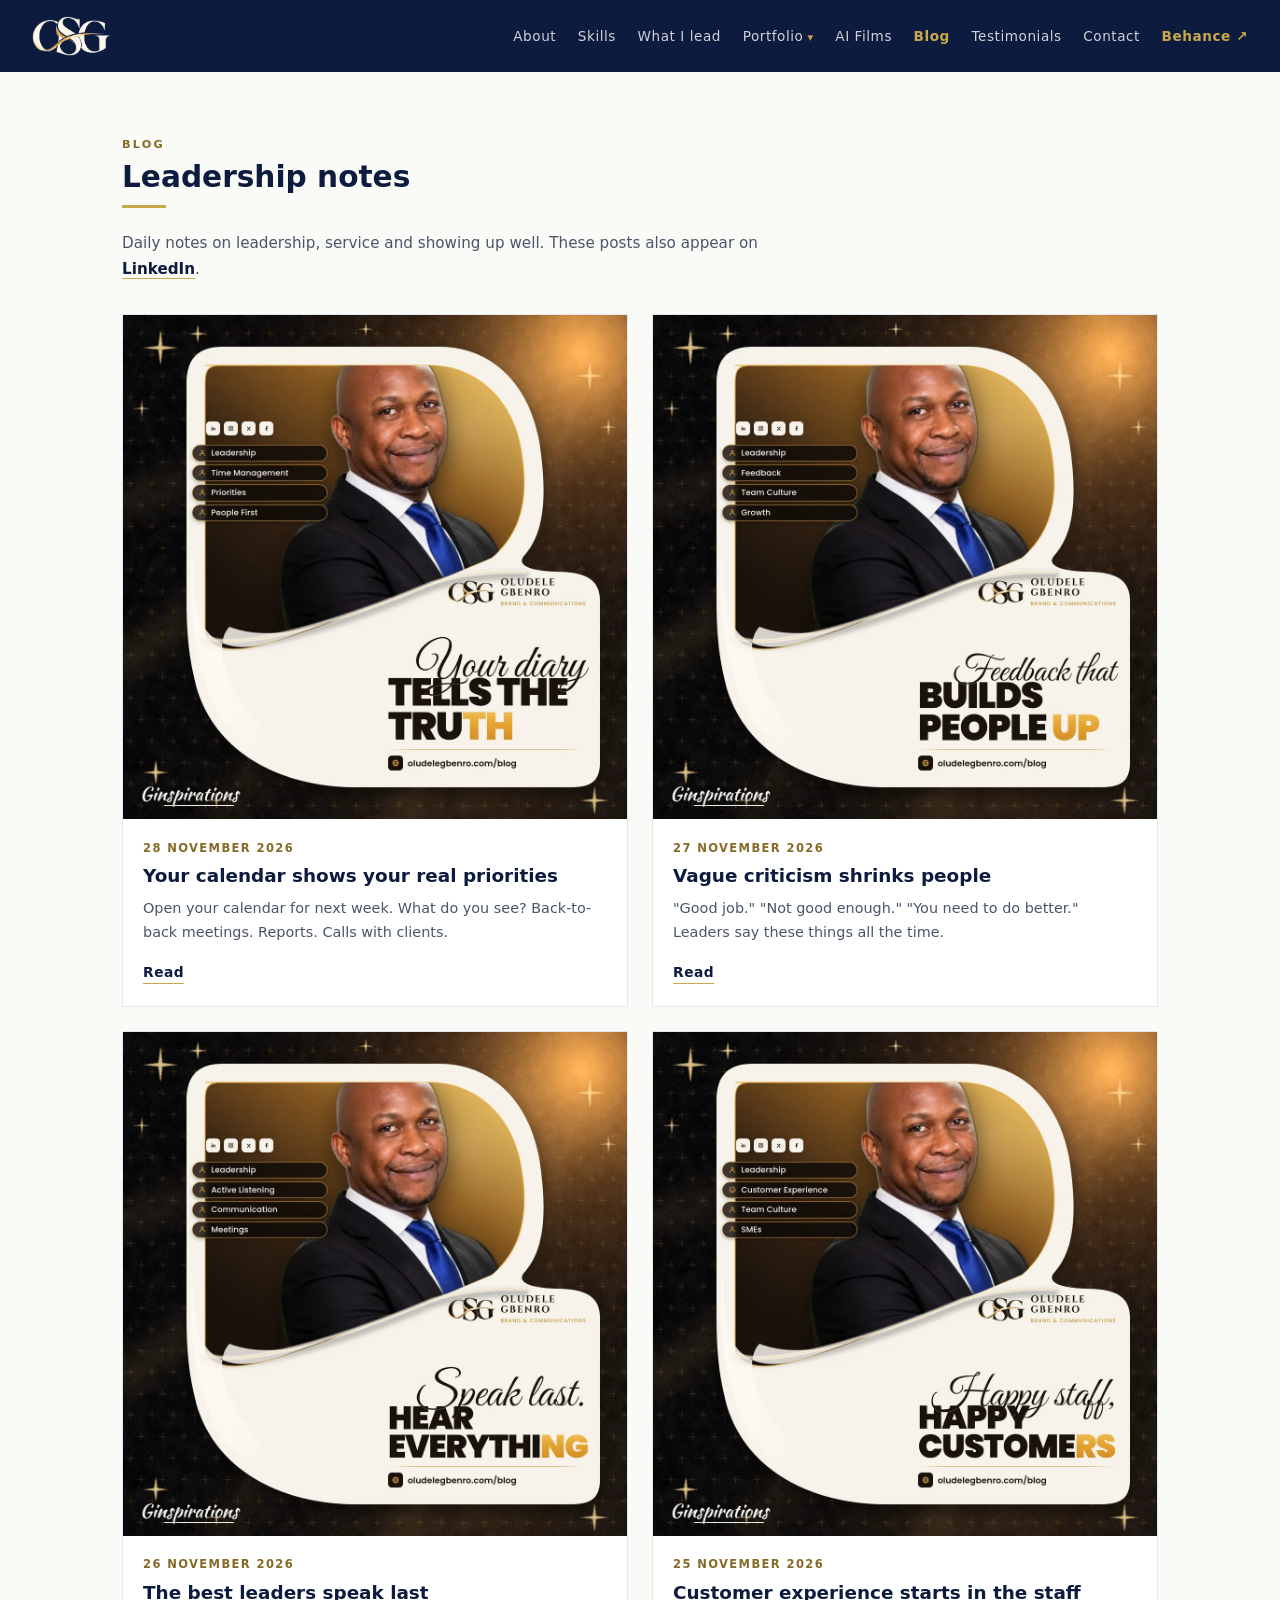
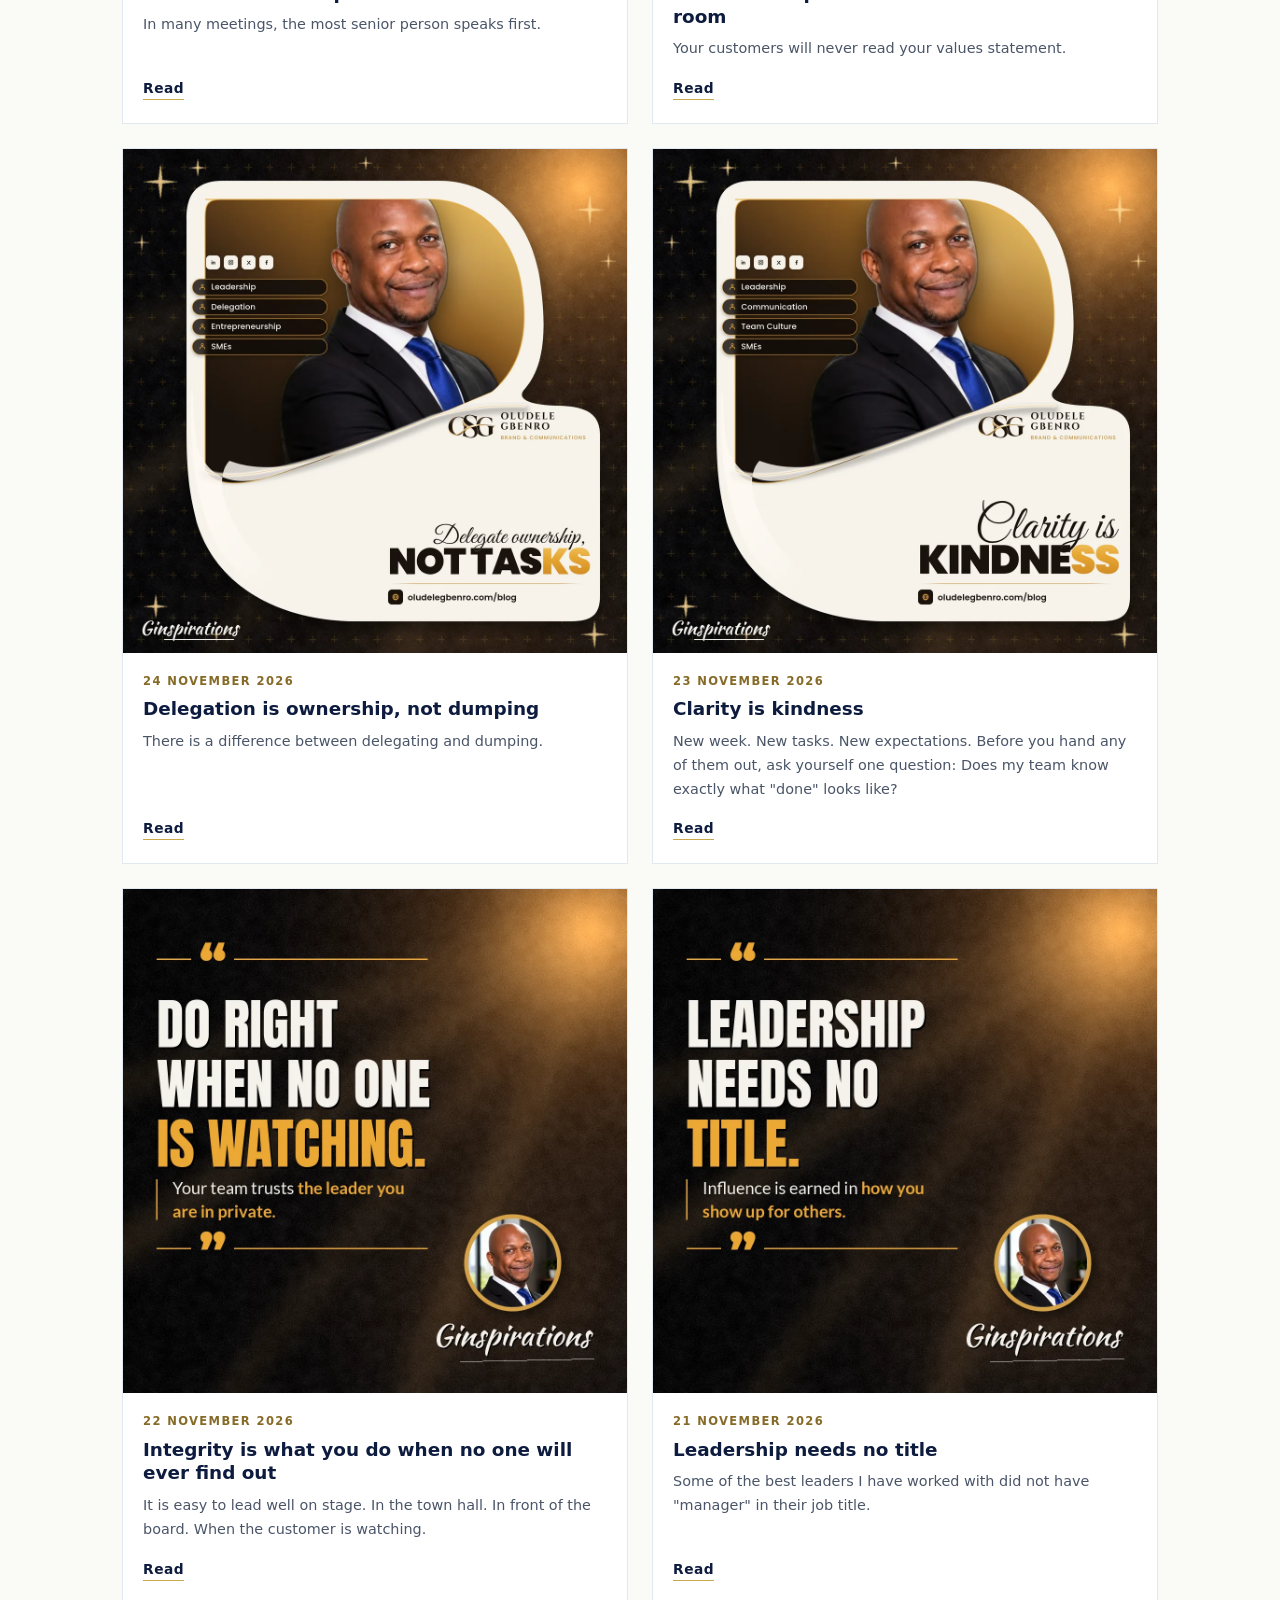
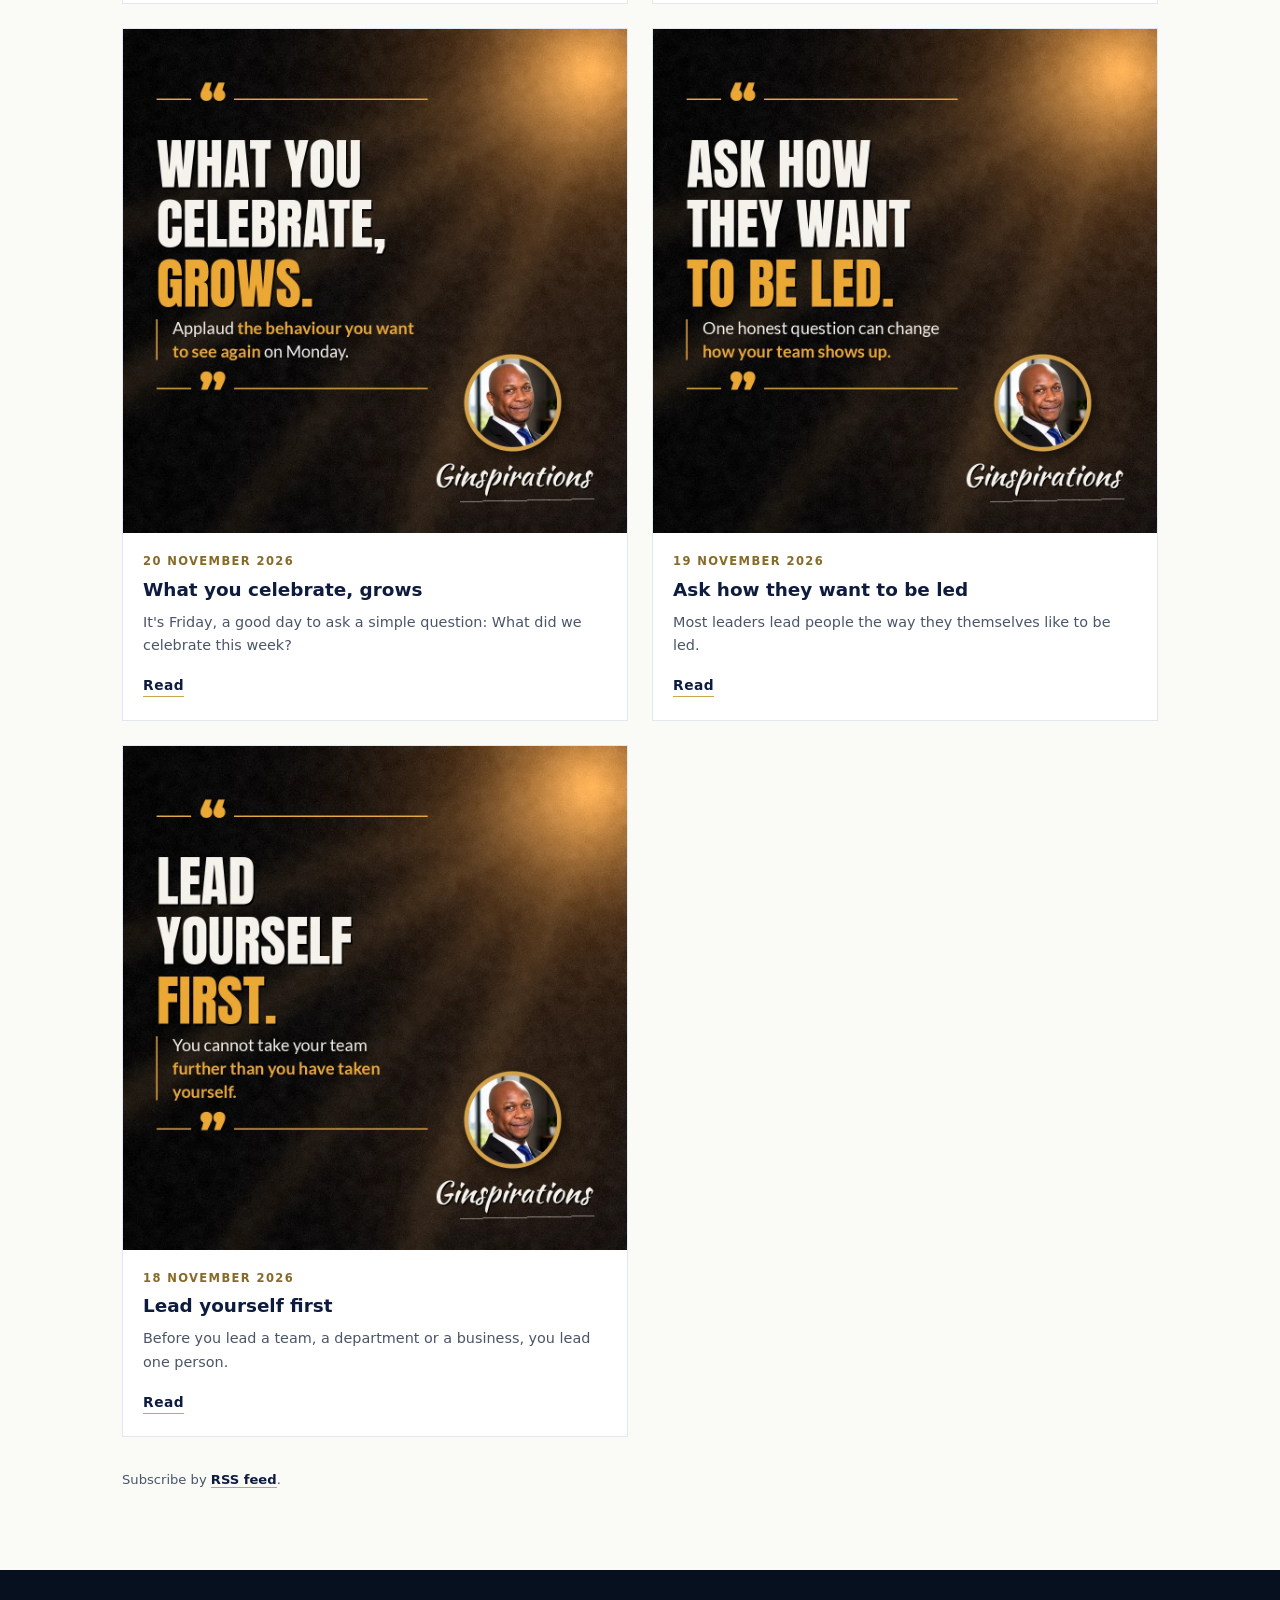
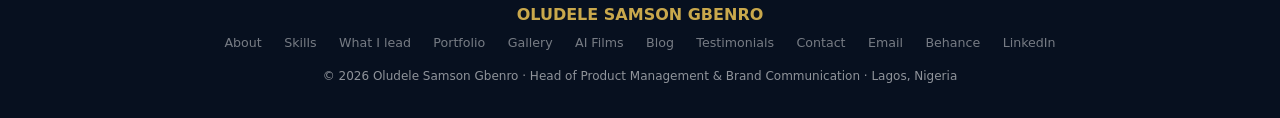
<file: blog/index.html>
<!DOCTYPE html>
<html lang="en">
<head>
<meta charset="UTF-8">
<meta name="viewport" content="width=device-width, initial-scale=1.0">
<title>Blog | Oludele Gbenro</title>
<meta name="description" content="Leadership notes by Oludele Gbenro: daily lessons on leading yourself, your team and your work.">
<link rel="icon" href="/assets/img/favicon-osg.ico?v=2" sizes="any">
<link rel="icon" type="image/png" href="/assets/img/favicon-osg-32.png?v=2" sizes="32x32">
<link rel="apple-touch-icon" href="/assets/img/apple-touch-icon-osg.png?v=2">
<link rel="icon" type="image/png" href="/assets/img/icon-osg-512.png?v=2" sizes="512x512">
<link rel="stylesheet" href="/assets/css/blog.css">
<link rel="alternate" type="application/rss+xml" title="Oludele Gbenro — Blog" href="/blog/feed.xml">
<link rel="canonical" href="https://oludelegbenro.com/blog/">
<meta property="og:type" content="website">
<meta property="og:site_name" content="Oludele Gbenro">
<meta property="og:title" content="Blog | Oludele Gbenro">
<meta property="og:description" content="Leadership notes by Oludele Gbenro: daily lessons on leading yourself, your team and your work.">
<meta property="og:url" content="https://oludelegbenro.com/blog/">
<meta property="og:image" content="https://oludelegbenro.com/assets/blog/your-calendar-shows-your-real-priorities.jpg">
<meta property="og:image:secure_url" content="https://oludelegbenro.com/assets/blog/your-calendar-shows-your-real-priorities.jpg">
<meta property="og:image:type" content="image/jpeg">
<meta property="og:image:width" content="1080">
<meta property="og:image:height" content="1080">
<meta property="og:image:alt" content="Your calendar shows your real priorities">
<meta name="twitter:card" content="summary_large_image">
<meta name="twitter:title" content="Blog | Oludele Gbenro">
<meta name="twitter:description" content="Leadership notes by Oludele Gbenro: daily lessons on leading yourself, your team and your work.">
<meta name="twitter:image" content="https://oludelegbenro.com/assets/blog/your-calendar-shows-your-real-priorities.jpg">
</head>
<body>
<nav>
  <a class="logo" href="/" aria-label="Oludele Gbenro, home"><picture>
    <source type="image/webp" srcset="/assets/img/logo-osg-on-dark.webp">
    <img src="/assets/img/logo-osg-on-dark.png" width="79" height="40" alt="Oludele Samson Gbenro monogram">
  </picture></a>
  <button type="button" class="nav-toggle" aria-expanded="false" aria-controls="site-nav" aria-label="Menu"><span class="nav-toggle-bars" aria-hidden="true"></span></button>
  <ul class="nav-links" id="site-nav">
    <li><a href="/#about">About</a></li>
    <li><a href="/#skills">Skills</a></li>
    <li><a href="/#lead">What I lead</a></li>
    <li class="has-sub"><a href="/#portfolio" aria-haspopup="true" aria-expanded="false">Portfolio</a>
      <ul class="sub" aria-label="Portfolio submenu">
        <li><a href="/gallery.html">Gallery</a></li>
      </ul>
    </li>
    <li><a href="/#ai-films">AI Films</a></li>
    <li><a href="/blog/" aria-current="page">Blog</a></li>
    <li><a href="/#testimonials">Testimonials</a></li>
    <li><a href="/#contact">Contact</a></li>
    <li><a href="https://www.behance.net/deleg15" target="_blank" rel="noopener" style="color:var(--gold);font-weight:700">Behance ↗</a></li>
  </ul>
</nav>

<main>
<div class="blog-wrap">
  <div class="eyebrow">Blog</div>
  <h1 class="section-title">Leadership notes</h1>
  <div class="divider"></div>
  <p class="blog-intro">Daily notes on leadership, service and showing up well. These posts also appear on <a href="https://www.linkedin.com/in/oludelegbenro" target="_blank" rel="noopener">LinkedIn</a>.</p>
  <div class="blog-grid">
    <article class="blog-card">
      <a class="card-img" href="/blog/your-calendar-shows-your-real-priorities/">
        <picture>
          <source type="image/webp" srcset="/assets/blog/your-calendar-shows-your-real-priorities.webp">
          <img src="/assets/blog/your-calendar-shows-your-real-priorities.jpg" width="1080" height="1080" alt="Your calendar shows your real priorities" loading="lazy" decoding="async">
        </picture>
      </a>
      <div class="blog-card-body">
        <div class="blog-card-date">28 November 2026</div>
        <h2 class="blog-card-title"><a href="/blog/your-calendar-shows-your-real-priorities/">Your calendar shows your real priorities</a></h2>
        <p class="blog-card-excerpt">Open your calendar for next week. What do you see? Back-to-back meetings. Reports. Calls with clients.</p>
        <a class="read-link" href="/blog/your-calendar-shows-your-real-priorities/">Read</a>
      </div>
    </article>
    <article class="blog-card">
      <a class="card-img" href="/blog/vague-criticism-shrinks-people/">
        <picture>
          <source type="image/webp" srcset="/assets/blog/vague-criticism-shrinks-people.webp">
          <img src="/assets/blog/vague-criticism-shrinks-people.jpg" width="1080" height="1080" alt="Vague criticism shrinks people" loading="lazy" decoding="async">
        </picture>
      </a>
      <div class="blog-card-body">
        <div class="blog-card-date">27 November 2026</div>
        <h2 class="blog-card-title"><a href="/blog/vague-criticism-shrinks-people/">Vague criticism shrinks people</a></h2>
        <p class="blog-card-excerpt">&quot;Good job.&quot; &quot;Not good enough.&quot; &quot;You need to do better.&quot; Leaders say these things all the time.</p>
        <a class="read-link" href="/blog/vague-criticism-shrinks-people/">Read</a>
      </div>
    </article>
    <article class="blog-card">
      <a class="card-img" href="/blog/the-best-leaders-speak-last/">
        <picture>
          <source type="image/webp" srcset="/assets/blog/the-best-leaders-speak-last.webp">
          <img src="/assets/blog/the-best-leaders-speak-last.jpg" width="1080" height="1080" alt="The best leaders speak last" loading="lazy" decoding="async">
        </picture>
      </a>
      <div class="blog-card-body">
        <div class="blog-card-date">26 November 2026</div>
        <h2 class="blog-card-title"><a href="/blog/the-best-leaders-speak-last/">The best leaders speak last</a></h2>
        <p class="blog-card-excerpt">In many meetings, the most senior person speaks first.</p>
        <a class="read-link" href="/blog/the-best-leaders-speak-last/">Read</a>
      </div>
    </article>
    <article class="blog-card">
      <a class="card-img" href="/blog/customer-experience-starts-in-the-staff-room/">
        <picture>
          <source type="image/webp" srcset="/assets/blog/customer-experience-starts-in-the-staff-room.webp">
          <img src="/assets/blog/customer-experience-starts-in-the-staff-room.jpg" width="1080" height="1080" alt="Customer experience starts in the staff room" loading="lazy" decoding="async">
        </picture>
      </a>
      <div class="blog-card-body">
        <div class="blog-card-date">25 November 2026</div>
        <h2 class="blog-card-title"><a href="/blog/customer-experience-starts-in-the-staff-room/">Customer experience starts in the staff room</a></h2>
        <p class="blog-card-excerpt">Your customers will never read your values statement.</p>
        <a class="read-link" href="/blog/customer-experience-starts-in-the-staff-room/">Read</a>
      </div>
    </article>
    <article class="blog-card">
      <a class="card-img" href="/blog/delegation-is-ownership-not-dumping/">
        <picture>
          <source type="image/webp" srcset="/assets/blog/delegation-is-ownership-not-dumping.webp">
          <img src="/assets/blog/delegation-is-ownership-not-dumping.jpg" width="1080" height="1080" alt="Delegation is ownership, not dumping" loading="lazy" decoding="async">
        </picture>
      </a>
      <div class="blog-card-body">
        <div class="blog-card-date">24 November 2026</div>
        <h2 class="blog-card-title"><a href="/blog/delegation-is-ownership-not-dumping/">Delegation is ownership, not dumping</a></h2>
        <p class="blog-card-excerpt">There is a difference between delegating and dumping.</p>
        <a class="read-link" href="/blog/delegation-is-ownership-not-dumping/">Read</a>
      </div>
    </article>
    <article class="blog-card">
      <a class="card-img" href="/blog/clarity-is-kindness/">
        <picture>
          <source type="image/webp" srcset="/assets/blog/clarity-is-kindness.webp">
          <img src="/assets/blog/clarity-is-kindness.jpg" width="1080" height="1080" alt="Clarity is kindness" loading="lazy" decoding="async">
        </picture>
      </a>
      <div class="blog-card-body">
        <div class="blog-card-date">23 November 2026</div>
        <h2 class="blog-card-title"><a href="/blog/clarity-is-kindness/">Clarity is kindness</a></h2>
        <p class="blog-card-excerpt">New week. New tasks. New expectations. Before you hand any of them out, ask yourself one question: Does my team know exactly what &quot;done&quot; looks like?</p>
        <a class="read-link" href="/blog/clarity-is-kindness/">Read</a>
      </div>
    </article>
    <article class="blog-card">
      <a class="card-img" href="/blog/integrity-is-what-you-do-when-no-one-will-ever-find-out/">
        <picture>
          <source type="image/webp" srcset="/assets/blog/integrity-is-what-you-do-when-no-one-will-ever-find-out.webp">
          <img src="/assets/blog/integrity-is-what-you-do-when-no-one-will-ever-find-out.jpg" width="1080" height="1080" alt="Integrity is what you do when no one will ever find out" loading="lazy" decoding="async">
        </picture>
      </a>
      <div class="blog-card-body">
        <div class="blog-card-date">22 November 2026</div>
        <h2 class="blog-card-title"><a href="/blog/integrity-is-what-you-do-when-no-one-will-ever-find-out/">Integrity is what you do when no one will ever find out</a></h2>
        <p class="blog-card-excerpt">It is easy to lead well on stage. In the town hall. In front of the board. When the customer is watching.</p>
        <a class="read-link" href="/blog/integrity-is-what-you-do-when-no-one-will-ever-find-out/">Read</a>
      </div>
    </article>
    <article class="blog-card">
      <a class="card-img" href="/blog/leadership-needs-no-title/">
        <picture>
          <source type="image/webp" srcset="/assets/blog/leadership-needs-no-title.webp">
          <img src="/assets/blog/leadership-needs-no-title.jpg" width="1080" height="1080" alt="Leadership needs no title" loading="lazy" decoding="async">
        </picture>
      </a>
      <div class="blog-card-body">
        <div class="blog-card-date">21 November 2026</div>
        <h2 class="blog-card-title"><a href="/blog/leadership-needs-no-title/">Leadership needs no title</a></h2>
        <p class="blog-card-excerpt">Some of the best leaders I have worked with did not have &quot;manager&quot; in their job title.</p>
        <a class="read-link" href="/blog/leadership-needs-no-title/">Read</a>
      </div>
    </article>
    <article class="blog-card">
      <a class="card-img" href="/blog/what-you-celebrate-grows/">
        <picture>
          <source type="image/webp" srcset="/assets/blog/what-you-celebrate-grows.webp">
          <img src="/assets/blog/what-you-celebrate-grows.jpg" width="1080" height="1080" alt="What you celebrate, grows" loading="lazy" decoding="async">
        </picture>
      </a>
      <div class="blog-card-body">
        <div class="blog-card-date">20 November 2026</div>
        <h2 class="blog-card-title"><a href="/blog/what-you-celebrate-grows/">What you celebrate, grows</a></h2>
        <p class="blog-card-excerpt">It&#x27;s Friday, a good day to ask a simple question: What did we celebrate this week?</p>
        <a class="read-link" href="/blog/what-you-celebrate-grows/">Read</a>
      </div>
    </article>
    <article class="blog-card">
      <a class="card-img" href="/blog/ask-how-they-want-to-be-led/">
        <picture>
          <source type="image/webp" srcset="/assets/blog/ask-how-they-want-to-be-led.webp">
          <img src="/assets/blog/ask-how-they-want-to-be-led.jpg" width="1080" height="1080" alt="Ask how they want to be led" loading="lazy" decoding="async">
        </picture>
      </a>
      <div class="blog-card-body">
        <div class="blog-card-date">19 November 2026</div>
        <h2 class="blog-card-title"><a href="/blog/ask-how-they-want-to-be-led/">Ask how they want to be led</a></h2>
        <p class="blog-card-excerpt">Most leaders lead people the way they themselves like to be led.</p>
        <a class="read-link" href="/blog/ask-how-they-want-to-be-led/">Read</a>
      </div>
    </article>
    <article class="blog-card">
      <a class="card-img" href="/blog/lead-yourself-first/">
        <picture>
          <source type="image/webp" srcset="/assets/blog/lead-yourself-first.webp">
          <img src="/assets/blog/lead-yourself-first.jpg" width="1080" height="1080" alt="Lead yourself first" loading="lazy" decoding="async">
        </picture>
      </a>
      <div class="blog-card-body">
        <div class="blog-card-date">18 November 2026</div>
        <h2 class="blog-card-title"><a href="/blog/lead-yourself-first/">Lead yourself first</a></h2>
        <p class="blog-card-excerpt">Before you lead a team, a department or a business, you lead one person.</p>
        <a class="read-link" href="/blog/lead-yourself-first/">Read</a>
      </div>
    </article>
  </div>
  <p class="rss-link">Subscribe by <a href="/blog/feed.xml">RSS feed</a>.</p>
</div>

</main>
<footer>
  <div class="footer-name">OLUDELE SAMSON GBENRO</div>
  <div class="footer-links">
    <a href="/#about">About</a>
    <a href="/#skills">Skills</a>
    <a href="/#lead">What I lead</a>
    <a href="/#portfolio">Portfolio</a>
    <a href="/gallery.html">Gallery</a>
    <a href="/#ai-films">AI Films</a>
    <a href="/blog/">Blog</a>
    <a href="/#testimonials">Testimonials</a>
    <a href="/#contact">Contact</a>
    <a href="mailto:oludele.gbenro@gmail.com">Email</a>
    <a href="https://www.behance.net/deleg15" target="_blank" rel="noopener">Behance</a>
    <a href="https://www.linkedin.com/in/oludelegbenro" target="_blank" rel="noopener">LinkedIn</a>
  </div>
  <div class="footer-copy">&copy; 2026 Oludele Samson Gbenro · Head of Product Management &amp; Brand Communication · Lagos, Nigeria</div>
</footer>


<script>
(function(){
  var btn=document.querySelector('.nav-toggle');
  var links=document.querySelector('#site-nav');
  if(btn && links){
    btn.addEventListener('click', function(){
      var open=btn.getAttribute('aria-expanded')==='true';
      btn.setAttribute('aria-expanded', open?'false':'true');
      links.classList.toggle('is-open', !open);
    });
    links.querySelectorAll('a').forEach(function(a){
      a.addEventListener('click', function(){
        if(window.matchMedia('(max-width:880px)').matches){
          btn.setAttribute('aria-expanded','false');
          links.classList.remove('is-open');
        }
      });
    });
  }
  document.querySelectorAll('.has-sub').forEach(function(li){
    var t=li.querySelector(':scope > a');
    if(!t) return;
    if(!t.hasAttribute('aria-expanded')) t.setAttribute('aria-expanded','false');
    function open(){t.setAttribute('aria-expanded','true');}
    function close(){t.setAttribute('aria-expanded','false');}
    li.addEventListener('mouseenter', open);
    li.addEventListener('mouseleave', close);
    li.addEventListener('focusin', open);
    li.addEventListener('focusout', function(e){
      if(!li.contains(e.relatedTarget)) close();
    });
  });
})();
</script>

<!-- Cloudflare Web Analytics --><script type='module' src='https://static.cloudflareinsights.com/beacon.min.js' data-cf-beacon='{"token": "ed37141234864c09a4eef9b2cd241694"}'></script><!-- End Cloudflare Web Analytics -->
</body>
</html>
</file>
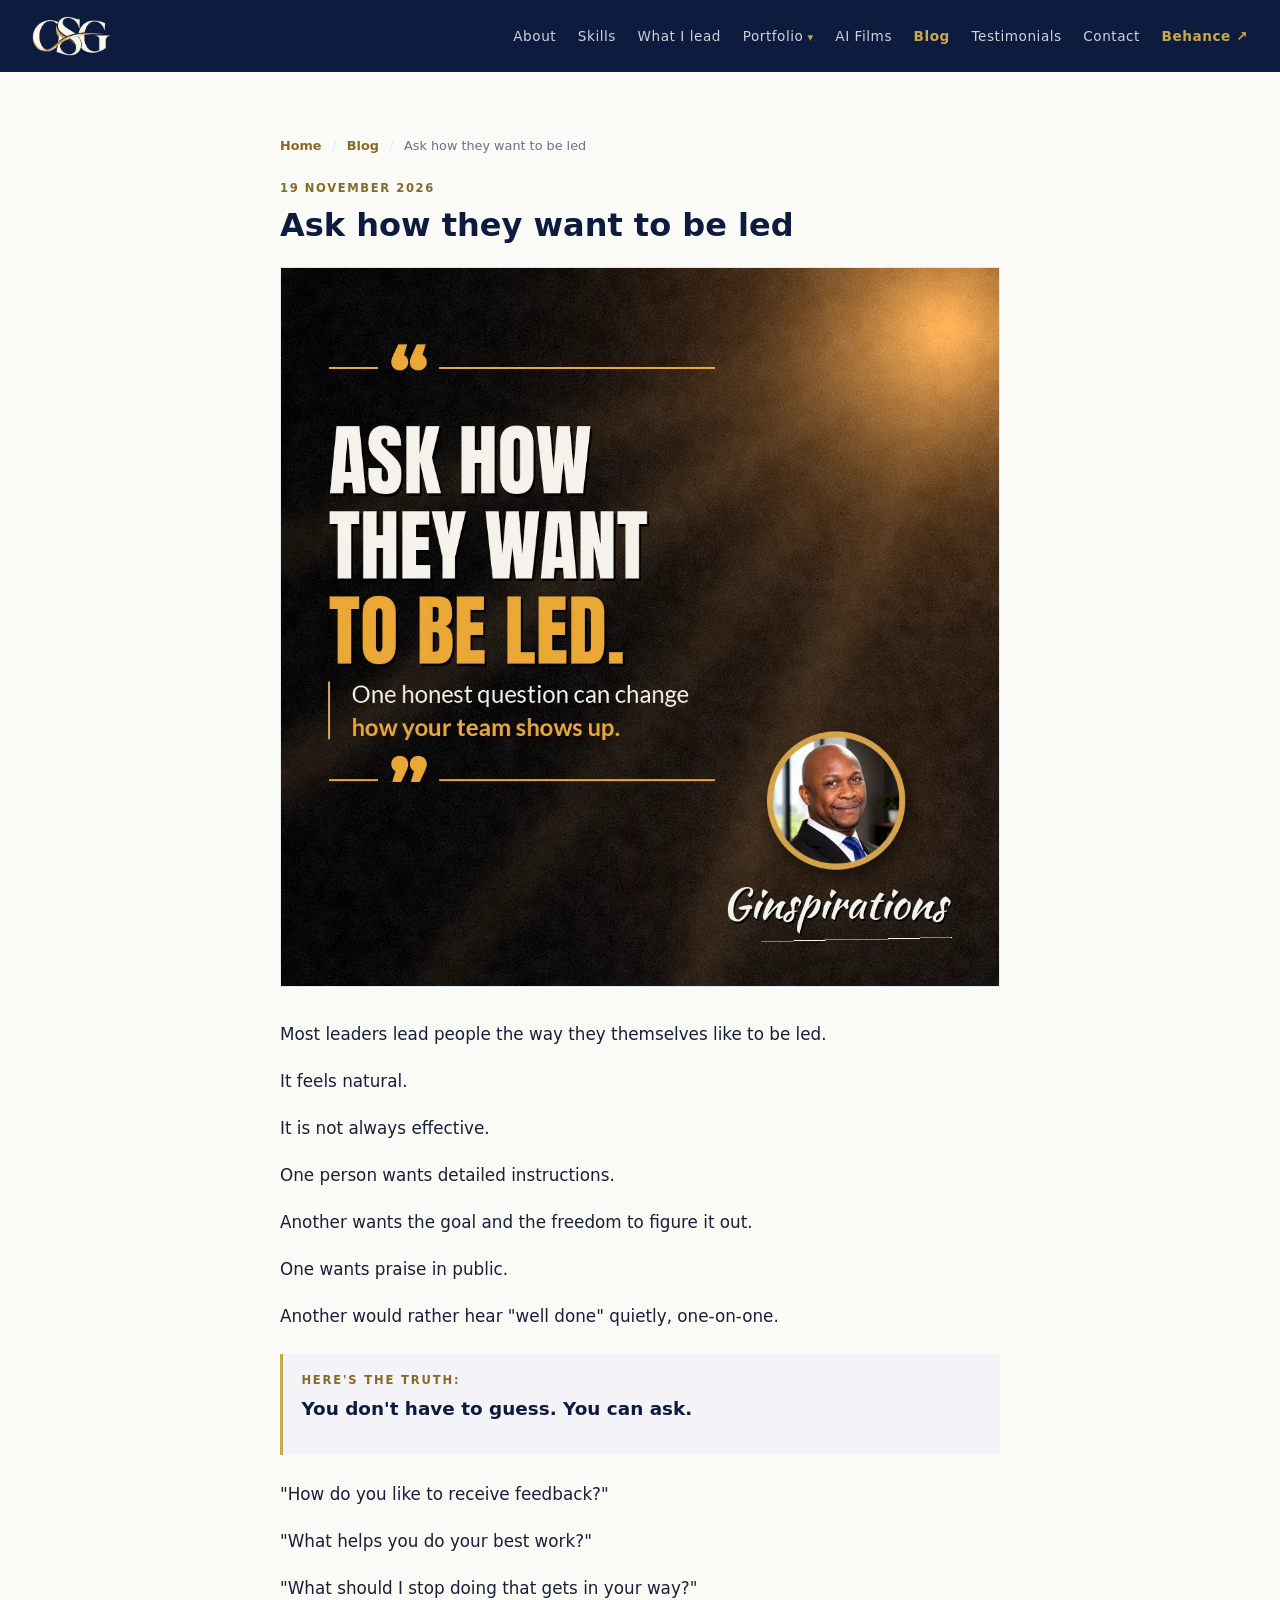
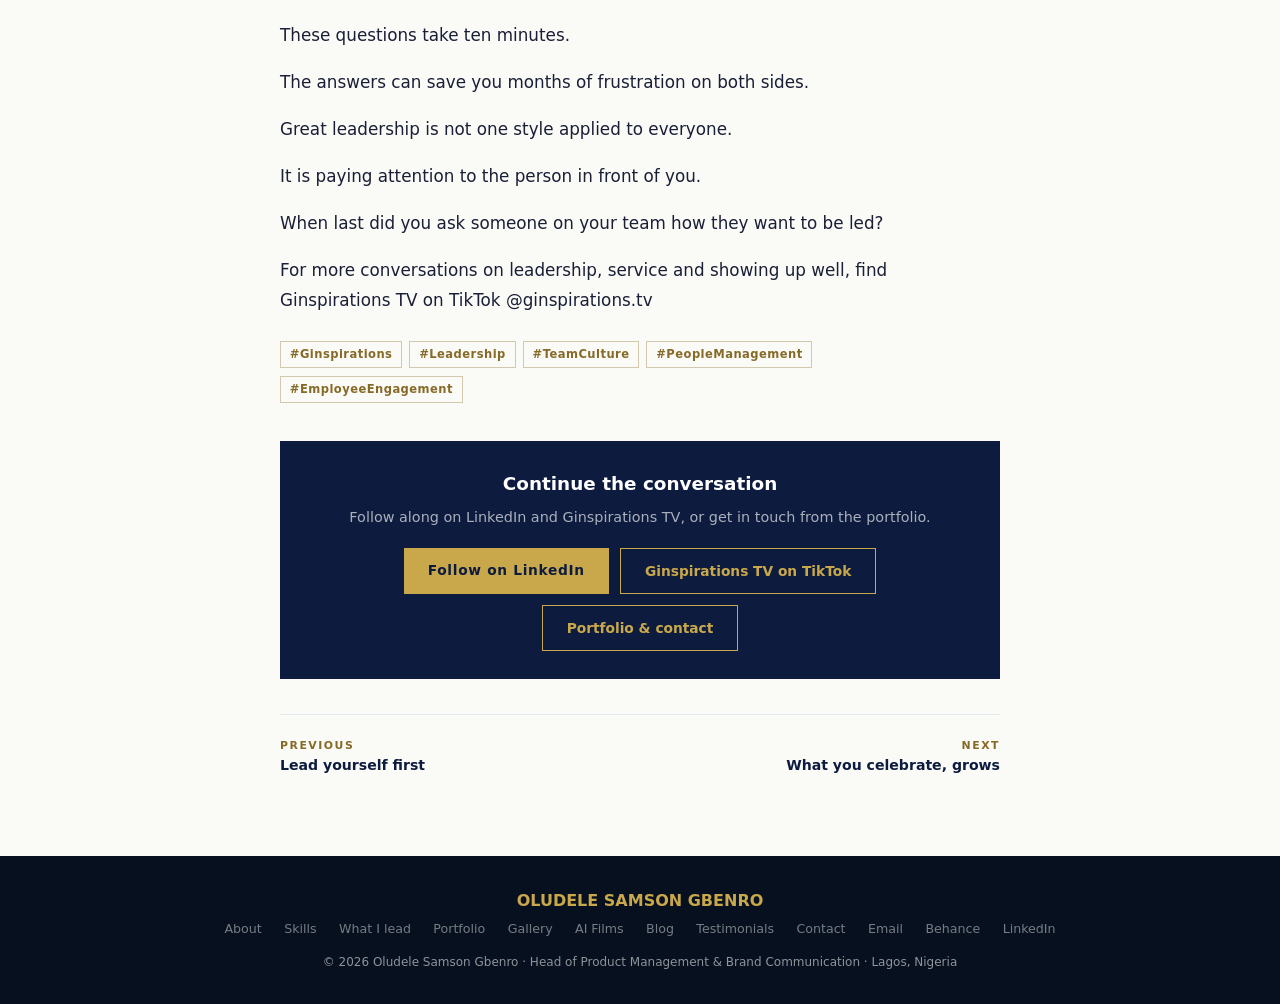
<file: blog/ask-how-they-want-to-be-led/index.html>
<!DOCTYPE html>
<html lang="en">
<head>
<meta charset="UTF-8">
<meta name="viewport" content="width=device-width, initial-scale=1.0">
<title>Ask how they want to be led | Oludele Gbenro</title>
<meta name="description" content="Most leaders lead people the way they themselves like to be led.">
<link rel="icon" href="/assets/img/favicon-osg.ico?v=2" sizes="any">
<link rel="icon" type="image/png" href="/assets/img/favicon-osg-32.png?v=2" sizes="32x32">
<link rel="apple-touch-icon" href="/assets/img/apple-touch-icon-osg.png?v=2">
<link rel="icon" type="image/png" href="/assets/img/icon-osg-512.png?v=2" sizes="512x512">
<link rel="stylesheet" href="/assets/css/blog.css">
<link rel="alternate" type="application/rss+xml" title="Oludele Gbenro — Blog" href="/blog/feed.xml">
<link rel="canonical" href="https://oludelegbenro.com/blog/ask-how-they-want-to-be-led/">
<meta property="og:type" content="article">
<meta property="og:site_name" content="Oludele Gbenro">
<meta property="og:title" content="Ask how they want to be led | Oludele Gbenro">
<meta property="og:description" content="Most leaders lead people the way they themselves like to be led.">
<meta property="og:url" content="https://oludelegbenro.com/blog/ask-how-they-want-to-be-led/">
<meta property="og:image" content="https://oludelegbenro.com/assets/blog/ask-how-they-want-to-be-led.jpg">
<meta property="og:image:secure_url" content="https://oludelegbenro.com/assets/blog/ask-how-they-want-to-be-led.jpg">
<meta property="og:image:type" content="image/jpeg">
<meta property="og:image:width" content="1080">
<meta property="og:image:height" content="1080">
<meta property="og:image:alt" content="Ask how they want to be led">
<meta name="twitter:card" content="summary_large_image">
<meta name="twitter:title" content="Ask how they want to be led | Oludele Gbenro">
<meta name="twitter:description" content="Most leaders lead people the way they themselves like to be led.">
<meta name="twitter:image" content="https://oludelegbenro.com/assets/blog/ask-how-they-want-to-be-led.jpg">
</head>
<body>
<nav>
  <a class="logo" href="/" aria-label="Oludele Gbenro, home"><picture>
    <source type="image/webp" srcset="/assets/img/logo-osg-on-dark.webp">
    <img src="/assets/img/logo-osg-on-dark.png" width="79" height="40" alt="Oludele Samson Gbenro monogram">
  </picture></a>
  <button type="button" class="nav-toggle" aria-expanded="false" aria-controls="site-nav" aria-label="Menu"><span class="nav-toggle-bars" aria-hidden="true"></span></button>
  <ul class="nav-links" id="site-nav">
    <li><a href="/#about">About</a></li>
    <li><a href="/#skills">Skills</a></li>
    <li><a href="/#lead">What I lead</a></li>
    <li class="has-sub"><a href="/#portfolio" aria-haspopup="true" aria-expanded="false">Portfolio</a>
      <ul class="sub" aria-label="Portfolio submenu">
        <li><a href="/gallery.html">Gallery</a></li>
      </ul>
    </li>
    <li><a href="/#ai-films">AI Films</a></li>
    <li><a href="/blog/" aria-current="page">Blog</a></li>
    <li><a href="/#testimonials">Testimonials</a></li>
    <li><a href="/#contact">Contact</a></li>
    <li><a href="https://www.behance.net/deleg15" target="_blank" rel="noopener" style="color:var(--gold);font-weight:700">Behance ↗</a></li>
  </ul>
</nav>

<main>
<div class="blog-wrap">
  <article class="post">
    <p class="crumb"><a href="/">Home</a> <span>/</span> <a href="/blog/">Blog</a> <span>/</span> Ask how they want to be led</p>
    <div class="post-date"><time datetime="2026-11-19">19 November 2026</time></div>
    <h1>Ask how they want to be led</h1>
    <div class="post-hero">
      <picture>
        <source type="image/webp" srcset="/assets/blog/ask-how-they-want-to-be-led.webp">
        <img src="/assets/blog/ask-how-they-want-to-be-led.jpg" width="1080" height="1080" alt="Ask how they want to be led">
      </picture>
    </div>
    <div class="post-body">
    <p>Most leaders lead people the way they themselves like to be led.</p>
    <p>It feels natural.</p>
    <p>It is not always effective.</p>
    <p>One person wants detailed instructions.</p>
    <p>Another wants the goal and the freedom to figure it out.</p>
    <p>One wants praise in public.</p>
    <p>Another would rather hear &quot;well done&quot; quietly, one-on-one.</p>
    <div class="post-truth"><span class="post-truth-label">Here's the truth:</span><p class="post-truth-line">You don&#x27;t have to guess. You can ask.</p></div>
    <p>&quot;How do you like to receive feedback?&quot;</p>
    <p>&quot;What helps you do your best work?&quot;</p>
    <p>&quot;What should I stop doing that gets in your way?&quot;</p>
    <p>These questions take ten minutes.</p>
    <p>The answers can save you months of frustration on both sides.</p>
    <p>Great leadership is not one style applied to everyone.</p>
    <p>It is paying attention to the person in front of you.</p>
    <p>When last did you ask someone on your team how they want to be led?</p>
    <p>For more conversations on leadership, service and showing up well, find Ginspirations TV on TikTok @ginspirations.tv</p>
    </div>
    <ul class="post-tags"><li>#Ginspirations</li><li>#Leadership</li><li>#TeamCulture</li><li>#PeopleManagement</li><li>#EmployeeEngagement</li></ul>
    <div class="post-cta">
      <h2>Continue the conversation</h2>
      <p>Follow along on LinkedIn and Ginspirations TV, or get in touch from the portfolio.</p>
      <div class="post-cta-actions">
        <a class="btn-primary" href="https://www.linkedin.com/in/oludelegbenro" target="_blank" rel="noopener">Follow on LinkedIn</a>
        <a class="btn-outline" href="https://www.tiktok.com/@ginspirations.tv" target="_blank" rel="noopener">Ginspirations TV on TikTok</a>
        <a class="btn-outline" href="/#contact">Portfolio &amp; contact</a>
      </div>
    </div>
    <nav class="post-pager" aria-label="More posts"><a class="prev" rel="prev" href="/blog/lead-yourself-first/"><span class="dir">Previous</span>Lead yourself first</a><a class="next" rel="next" href="/blog/what-you-celebrate-grows/"><span class="dir">Next</span>What you celebrate, grows</a></nav>
  </article>
</div>

</main>
<footer>
  <div class="footer-name">OLUDELE SAMSON GBENRO</div>
  <div class="footer-links">
    <a href="/#about">About</a>
    <a href="/#skills">Skills</a>
    <a href="/#lead">What I lead</a>
    <a href="/#portfolio">Portfolio</a>
    <a href="/gallery.html">Gallery</a>
    <a href="/#ai-films">AI Films</a>
    <a href="/blog/">Blog</a>
    <a href="/#testimonials">Testimonials</a>
    <a href="/#contact">Contact</a>
    <a href="mailto:oludele.gbenro@gmail.com">Email</a>
    <a href="https://www.behance.net/deleg15" target="_blank" rel="noopener">Behance</a>
    <a href="https://www.linkedin.com/in/oludelegbenro" target="_blank" rel="noopener">LinkedIn</a>
  </div>
  <div class="footer-copy">&copy; 2026 Oludele Samson Gbenro · Head of Product Management &amp; Brand Communication · Lagos, Nigeria</div>
</footer>


<script>
(function(){
  var btn=document.querySelector('.nav-toggle');
  var links=document.querySelector('#site-nav');
  if(btn && links){
    btn.addEventListener('click', function(){
      var open=btn.getAttribute('aria-expanded')==='true';
      btn.setAttribute('aria-expanded', open?'false':'true');
      links.classList.toggle('is-open', !open);
    });
    links.querySelectorAll('a').forEach(function(a){
      a.addEventListener('click', function(){
        if(window.matchMedia('(max-width:880px)').matches){
          btn.setAttribute('aria-expanded','false');
          links.classList.remove('is-open');
        }
      });
    });
  }
  document.querySelectorAll('.has-sub').forEach(function(li){
    var t=li.querySelector(':scope > a');
    if(!t) return;
    if(!t.hasAttribute('aria-expanded')) t.setAttribute('aria-expanded','false');
    function open(){t.setAttribute('aria-expanded','true');}
    function close(){t.setAttribute('aria-expanded','false');}
    li.addEventListener('mouseenter', open);
    li.addEventListener('mouseleave', close);
    li.addEventListener('focusin', open);
    li.addEventListener('focusout', function(e){
      if(!li.contains(e.relatedTarget)) close();
    });
  });
})();
</script>

<!-- Cloudflare Web Analytics --><script type='module' src='https://static.cloudflareinsights.com/beacon.min.js' data-cf-beacon='{"token": "ed37141234864c09a4eef9b2cd241694"}'></script><!-- End Cloudflare Web Analytics -->
</body>
</html>
</file>
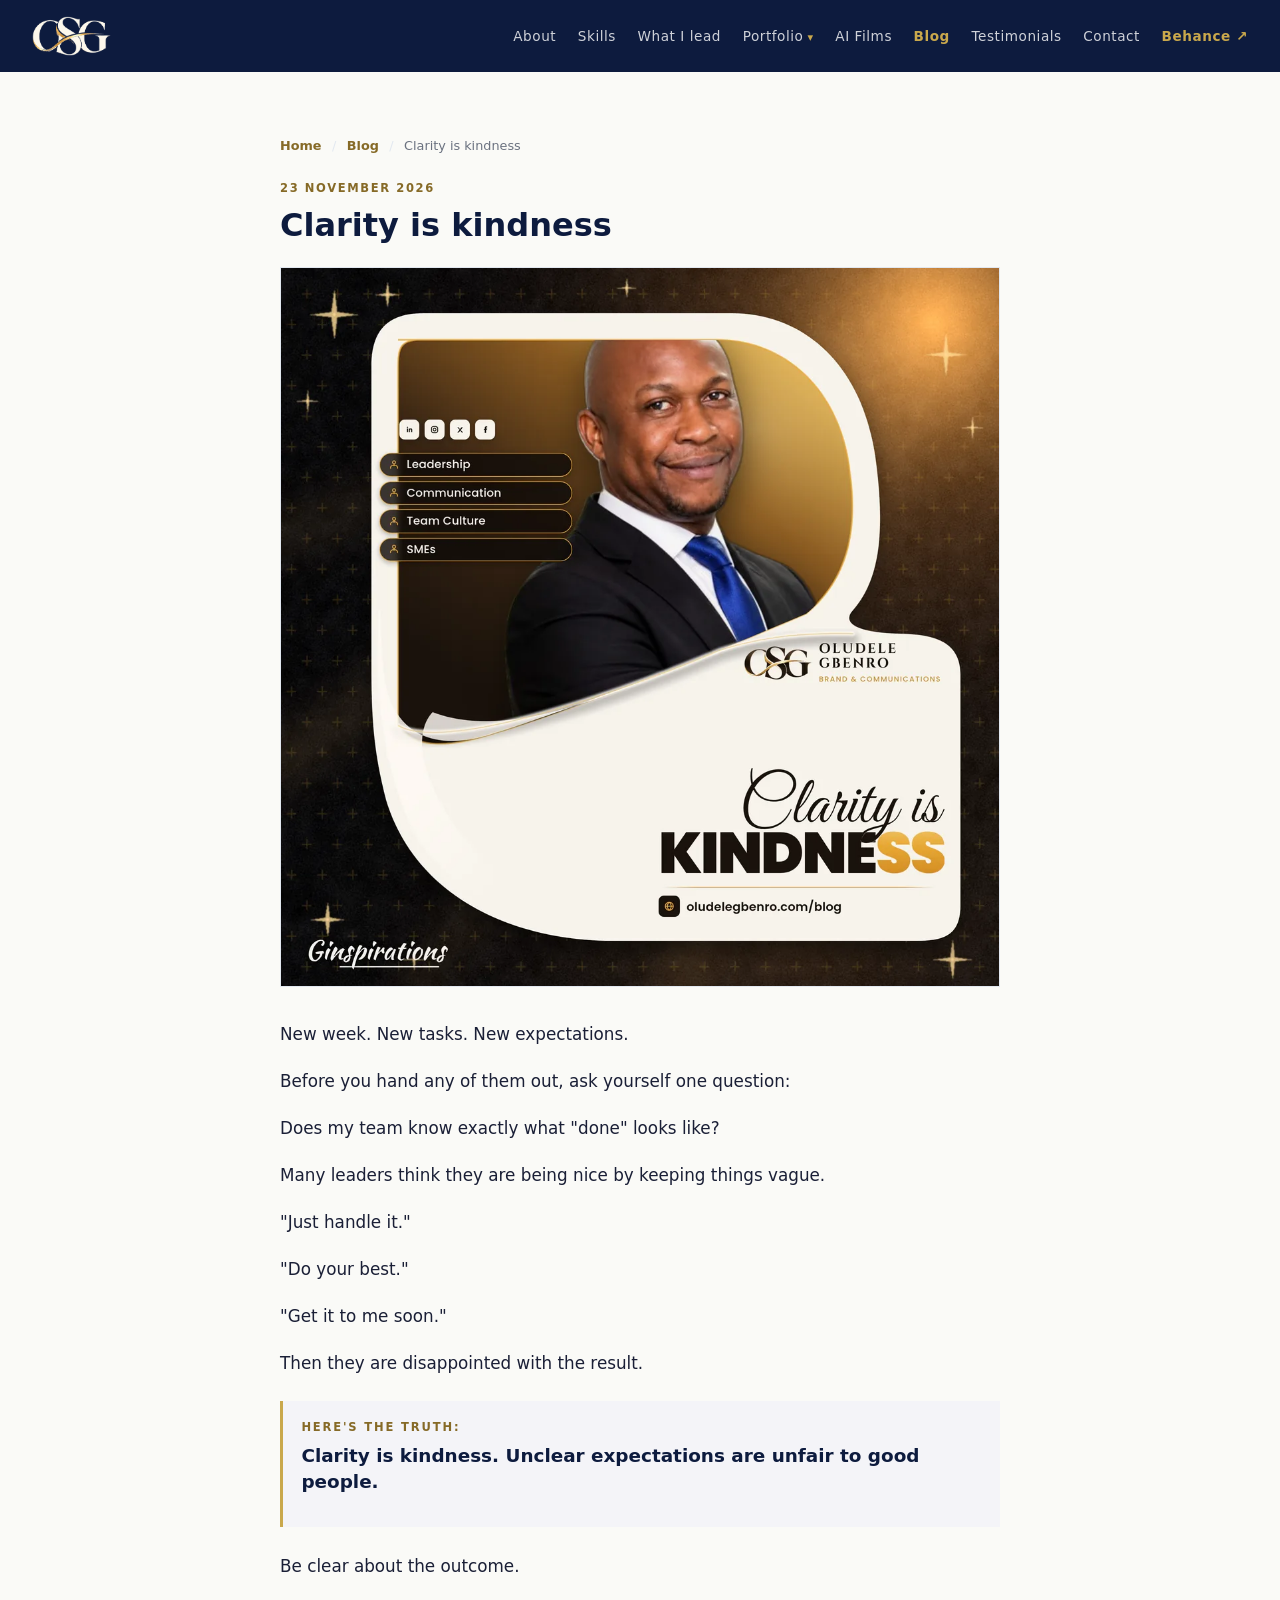
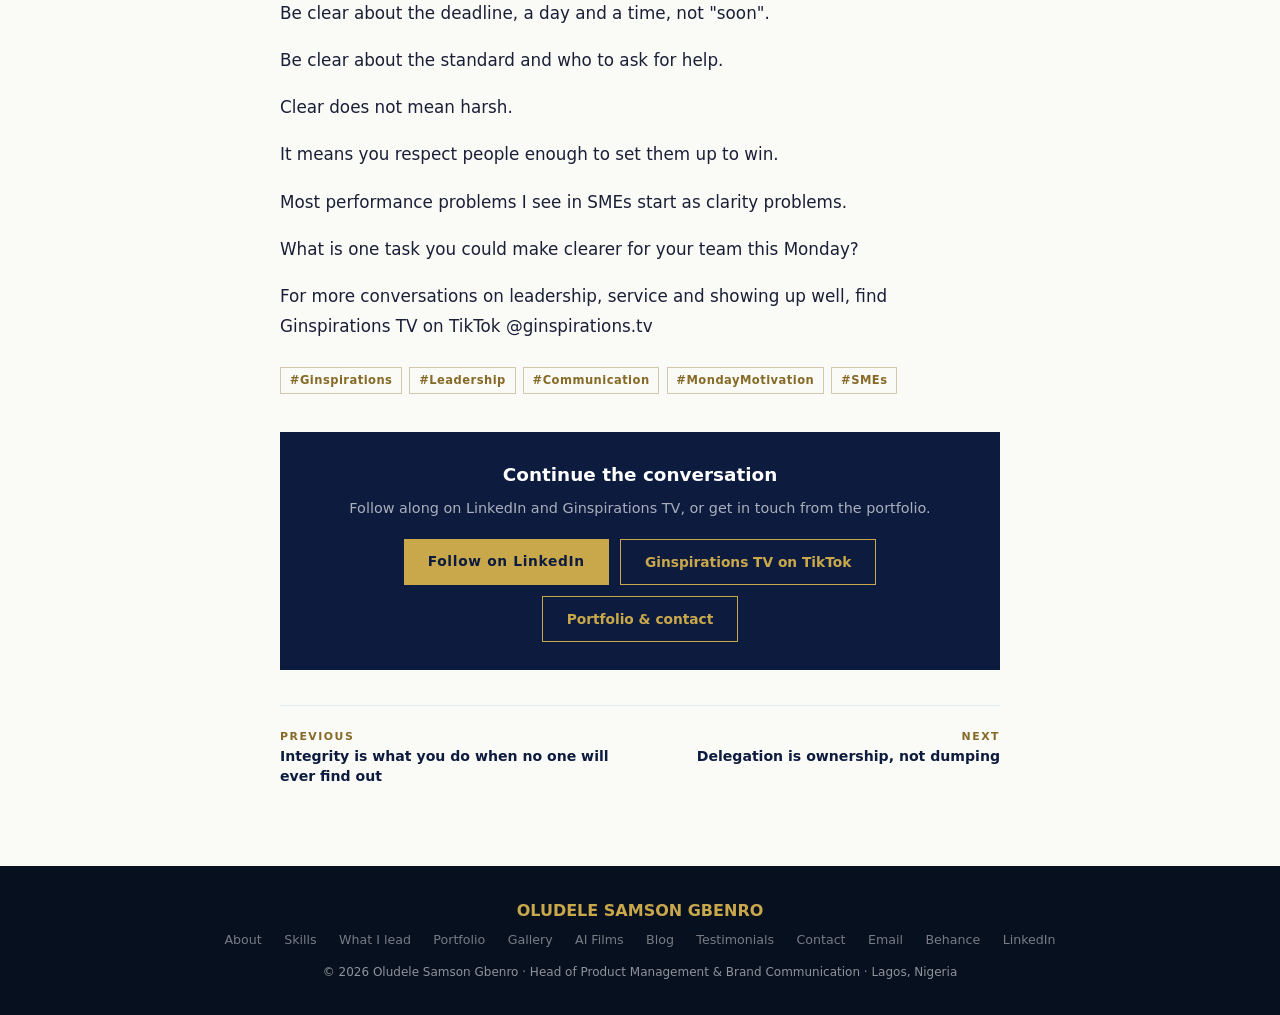
<file: blog/clarity-is-kindness/index.html>
<!DOCTYPE html>
<html lang="en">
<head>
<meta charset="UTF-8">
<meta name="viewport" content="width=device-width, initial-scale=1.0">
<title>Clarity is kindness | Oludele Gbenro</title>
<meta name="description" content="New week. New tasks. New expectations. Before you hand any of them out, ask yourself one question: Does my team know exactly what &quot;done&quot; looks like?">
<link rel="icon" href="/assets/img/favicon-osg.ico?v=2" sizes="any">
<link rel="icon" type="image/png" href="/assets/img/favicon-osg-32.png?v=2" sizes="32x32">
<link rel="apple-touch-icon" href="/assets/img/apple-touch-icon-osg.png?v=2">
<link rel="icon" type="image/png" href="/assets/img/icon-osg-512.png?v=2" sizes="512x512">
<link rel="stylesheet" href="/assets/css/blog.css">
<link rel="alternate" type="application/rss+xml" title="Oludele Gbenro — Blog" href="/blog/feed.xml">
<link rel="canonical" href="https://oludelegbenro.com/blog/clarity-is-kindness/">
<meta property="og:type" content="article">
<meta property="og:site_name" content="Oludele Gbenro">
<meta property="og:title" content="Clarity is kindness | Oludele Gbenro">
<meta property="og:description" content="New week. New tasks. New expectations. Before you hand any of them out, ask yourself one question: Does my team know exactly what &quot;done&quot; looks like?">
<meta property="og:url" content="https://oludelegbenro.com/blog/clarity-is-kindness/">
<meta property="og:image" content="https://oludelegbenro.com/assets/blog/clarity-is-kindness.jpg">
<meta property="og:image:secure_url" content="https://oludelegbenro.com/assets/blog/clarity-is-kindness.jpg">
<meta property="og:image:type" content="image/jpeg">
<meta property="og:image:width" content="1080">
<meta property="og:image:height" content="1080">
<meta property="og:image:alt" content="Clarity is kindness">
<meta name="twitter:card" content="summary_large_image">
<meta name="twitter:title" content="Clarity is kindness | Oludele Gbenro">
<meta name="twitter:description" content="New week. New tasks. New expectations. Before you hand any of them out, ask yourself one question: Does my team know exactly what &quot;done&quot; looks like?">
<meta name="twitter:image" content="https://oludelegbenro.com/assets/blog/clarity-is-kindness.jpg">
</head>
<body>
<nav>
  <a class="logo" href="/" aria-label="Oludele Gbenro, home"><picture>
    <source type="image/webp" srcset="/assets/img/logo-osg-on-dark.webp">
    <img src="/assets/img/logo-osg-on-dark.png" width="79" height="40" alt="Oludele Samson Gbenro monogram">
  </picture></a>
  <button type="button" class="nav-toggle" aria-expanded="false" aria-controls="site-nav" aria-label="Menu"><span class="nav-toggle-bars" aria-hidden="true"></span></button>
  <ul class="nav-links" id="site-nav">
    <li><a href="/#about">About</a></li>
    <li><a href="/#skills">Skills</a></li>
    <li><a href="/#lead">What I lead</a></li>
    <li class="has-sub"><a href="/#portfolio" aria-haspopup="true" aria-expanded="false">Portfolio</a>
      <ul class="sub" aria-label="Portfolio submenu">
        <li><a href="/gallery.html">Gallery</a></li>
      </ul>
    </li>
    <li><a href="/#ai-films">AI Films</a></li>
    <li><a href="/blog/" aria-current="page">Blog</a></li>
    <li><a href="/#testimonials">Testimonials</a></li>
    <li><a href="/#contact">Contact</a></li>
    <li><a href="https://www.behance.net/deleg15" target="_blank" rel="noopener" style="color:var(--gold);font-weight:700">Behance ↗</a></li>
  </ul>
</nav>

<main>
<div class="blog-wrap">
  <article class="post">
    <p class="crumb"><a href="/">Home</a> <span>/</span> <a href="/blog/">Blog</a> <span>/</span> Clarity is kindness</p>
    <div class="post-date"><time datetime="2026-11-23">23 November 2026</time></div>
    <h1>Clarity is kindness</h1>
    <div class="post-hero">
      <picture>
        <source type="image/webp" srcset="/assets/blog/clarity-is-kindness.webp">
        <img src="/assets/blog/clarity-is-kindness.jpg" width="1080" height="1080" alt="Clarity is kindness">
      </picture>
    </div>
    <div class="post-body">
    <p>New week. New tasks. New expectations.</p>
    <p>Before you hand any of them out, ask yourself one question:</p>
    <p>Does my team know exactly what &quot;done&quot; looks like?</p>
    <p>Many leaders think they are being nice by keeping things vague.</p>
    <p>&quot;Just handle it.&quot;</p>
    <p>&quot;Do your best.&quot;</p>
    <p>&quot;Get it to me soon.&quot;</p>
    <p>Then they are disappointed with the result.</p>
    <div class="post-truth"><span class="post-truth-label">Here's the truth:</span><p class="post-truth-line">Clarity is kindness. Unclear expectations are unfair to good people.</p></div>
    <p>Be clear about the outcome.</p>
    <p>Be clear about the deadline, a day and a time, not &quot;soon&quot;.</p>
    <p>Be clear about the standard and who to ask for help.</p>
    <p>Clear does not mean harsh.</p>
    <p>It means you respect people enough to set them up to win.</p>
    <p>Most performance problems I see in SMEs start as clarity problems.</p>
    <p>What is one task you could make clearer for your team this Monday?</p>
    <p>For more conversations on leadership, service and showing up well, find Ginspirations TV on TikTok @ginspirations.tv</p>
    </div>
    <ul class="post-tags"><li>#Ginspirations</li><li>#Leadership</li><li>#Communication</li><li>#MondayMotivation</li><li>#SMEs</li></ul>
    <div class="post-cta">
      <h2>Continue the conversation</h2>
      <p>Follow along on LinkedIn and Ginspirations TV, or get in touch from the portfolio.</p>
      <div class="post-cta-actions">
        <a class="btn-primary" href="https://www.linkedin.com/in/oludelegbenro" target="_blank" rel="noopener">Follow on LinkedIn</a>
        <a class="btn-outline" href="https://www.tiktok.com/@ginspirations.tv" target="_blank" rel="noopener">Ginspirations TV on TikTok</a>
        <a class="btn-outline" href="/#contact">Portfolio &amp; contact</a>
      </div>
    </div>
    <nav class="post-pager" aria-label="More posts"><a class="prev" rel="prev" href="/blog/integrity-is-what-you-do-when-no-one-will-ever-find-out/"><span class="dir">Previous</span>Integrity is what you do when no one will ever find out</a><a class="next" rel="next" href="/blog/delegation-is-ownership-not-dumping/"><span class="dir">Next</span>Delegation is ownership, not dumping</a></nav>
  </article>
</div>

</main>
<footer>
  <div class="footer-name">OLUDELE SAMSON GBENRO</div>
  <div class="footer-links">
    <a href="/#about">About</a>
    <a href="/#skills">Skills</a>
    <a href="/#lead">What I lead</a>
    <a href="/#portfolio">Portfolio</a>
    <a href="/gallery.html">Gallery</a>
    <a href="/#ai-films">AI Films</a>
    <a href="/blog/">Blog</a>
    <a href="/#testimonials">Testimonials</a>
    <a href="/#contact">Contact</a>
    <a href="mailto:oludele.gbenro@gmail.com">Email</a>
    <a href="https://www.behance.net/deleg15" target="_blank" rel="noopener">Behance</a>
    <a href="https://www.linkedin.com/in/oludelegbenro" target="_blank" rel="noopener">LinkedIn</a>
  </div>
  <div class="footer-copy">&copy; 2026 Oludele Samson Gbenro · Head of Product Management &amp; Brand Communication · Lagos, Nigeria</div>
</footer>


<script>
(function(){
  var btn=document.querySelector('.nav-toggle');
  var links=document.querySelector('#site-nav');
  if(btn && links){
    btn.addEventListener('click', function(){
      var open=btn.getAttribute('aria-expanded')==='true';
      btn.setAttribute('aria-expanded', open?'false':'true');
      links.classList.toggle('is-open', !open);
    });
    links.querySelectorAll('a').forEach(function(a){
      a.addEventListener('click', function(){
        if(window.matchMedia('(max-width:880px)').matches){
          btn.setAttribute('aria-expanded','false');
          links.classList.remove('is-open');
        }
      });
    });
  }
  document.querySelectorAll('.has-sub').forEach(function(li){
    var t=li.querySelector(':scope > a');
    if(!t) return;
    if(!t.hasAttribute('aria-expanded')) t.setAttribute('aria-expanded','false');
    function open(){t.setAttribute('aria-expanded','true');}
    function close(){t.setAttribute('aria-expanded','false');}
    li.addEventListener('mouseenter', open);
    li.addEventListener('mouseleave', close);
    li.addEventListener('focusin', open);
    li.addEventListener('focusout', function(e){
      if(!li.contains(e.relatedTarget)) close();
    });
  });
})();
</script>

<!-- Cloudflare Web Analytics --><script type='module' src='https://static.cloudflareinsights.com/beacon.min.js' data-cf-beacon='{"token": "ed37141234864c09a4eef9b2cd241694"}'></script><!-- End Cloudflare Web Analytics -->
</body>
</html>
</file>
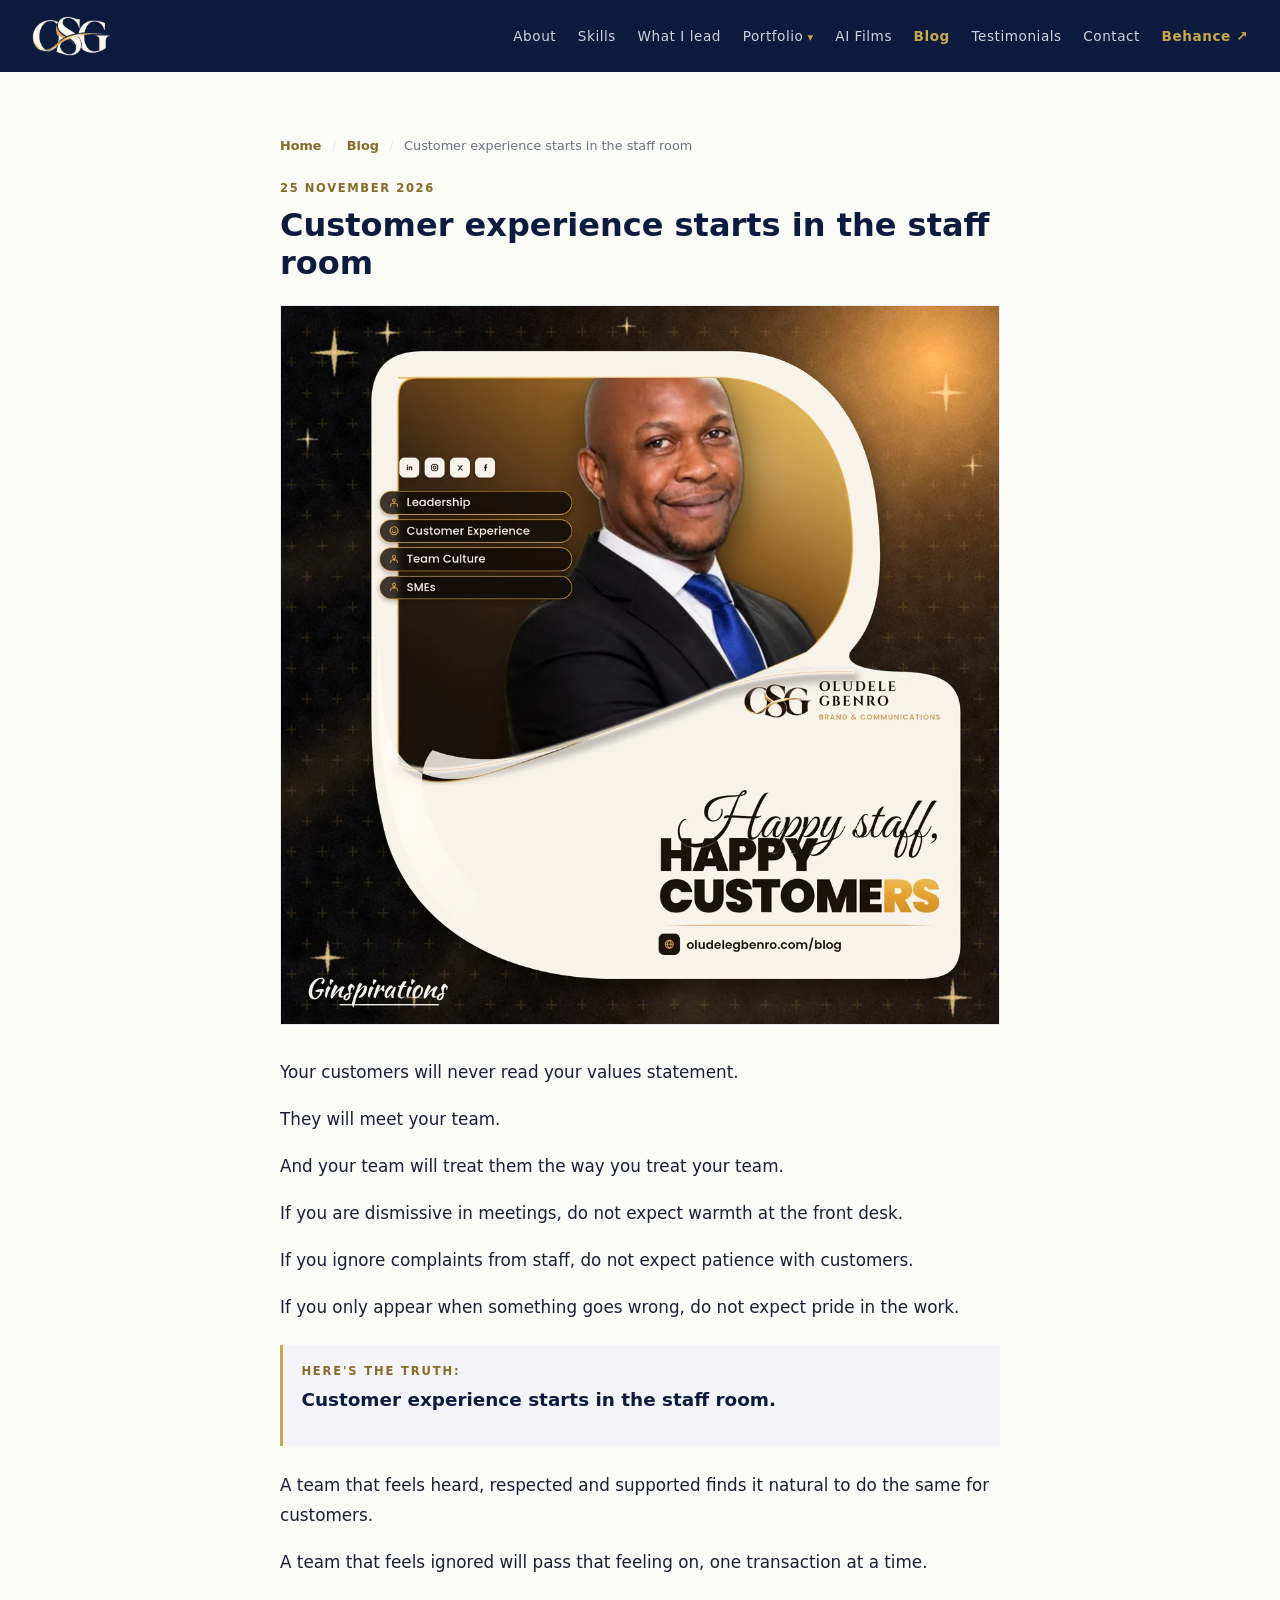
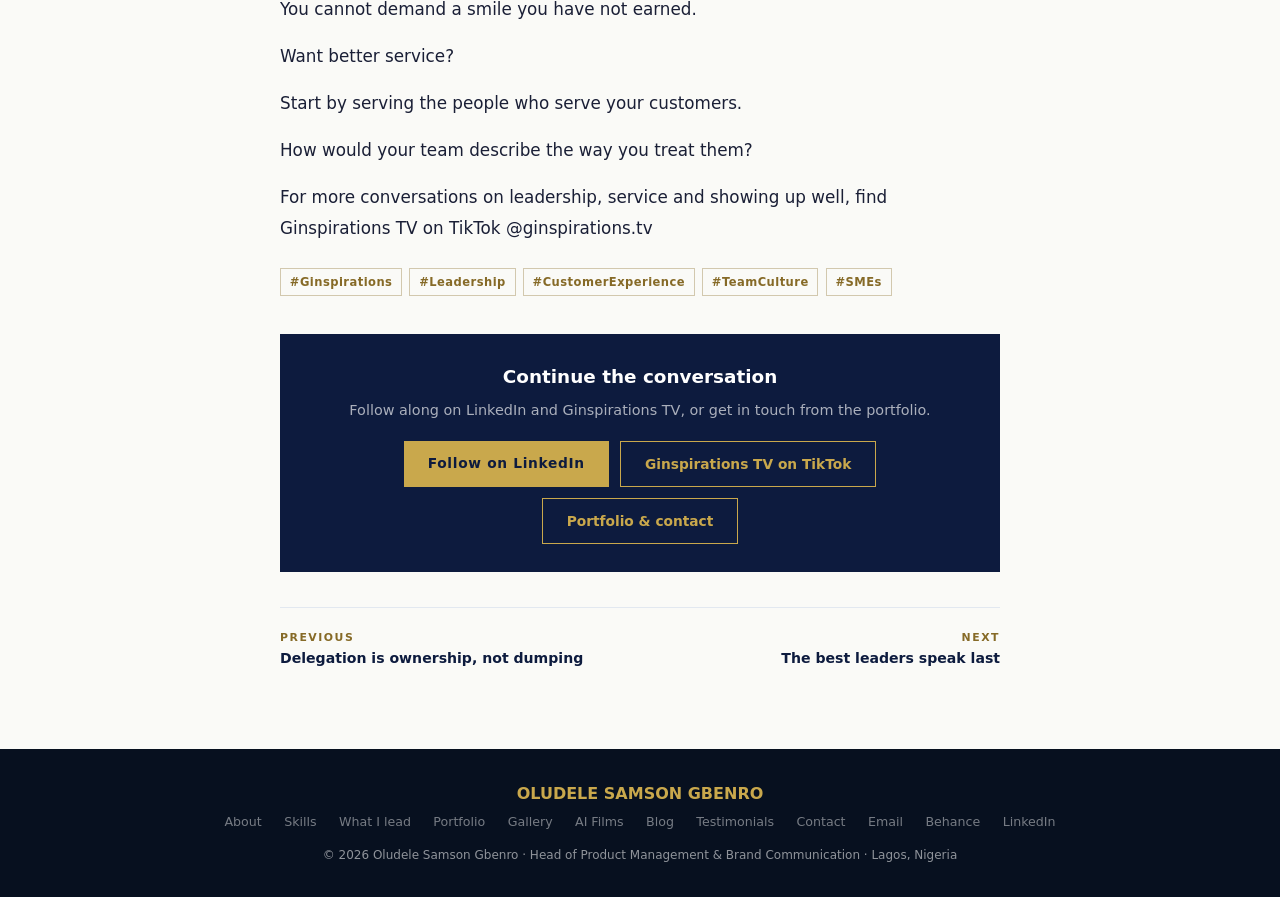
<file: blog/customer-experience-starts-in-the-staff-room/index.html>
<!DOCTYPE html>
<html lang="en">
<head>
<meta charset="UTF-8">
<meta name="viewport" content="width=device-width, initial-scale=1.0">
<title>Customer experience starts in the staff room | Oludele Gbenro</title>
<meta name="description" content="Your customers will never read your values statement.">
<link rel="icon" href="/assets/img/favicon-osg.ico?v=2" sizes="any">
<link rel="icon" type="image/png" href="/assets/img/favicon-osg-32.png?v=2" sizes="32x32">
<link rel="apple-touch-icon" href="/assets/img/apple-touch-icon-osg.png?v=2">
<link rel="icon" type="image/png" href="/assets/img/icon-osg-512.png?v=2" sizes="512x512">
<link rel="stylesheet" href="/assets/css/blog.css">
<link rel="alternate" type="application/rss+xml" title="Oludele Gbenro — Blog" href="/blog/feed.xml">
<link rel="canonical" href="https://oludelegbenro.com/blog/customer-experience-starts-in-the-staff-room/">
<meta property="og:type" content="article">
<meta property="og:site_name" content="Oludele Gbenro">
<meta property="og:title" content="Customer experience starts in the staff room | Oludele Gbenro">
<meta property="og:description" content="Your customers will never read your values statement.">
<meta property="og:url" content="https://oludelegbenro.com/blog/customer-experience-starts-in-the-staff-room/">
<meta property="og:image" content="https://oludelegbenro.com/assets/blog/customer-experience-starts-in-the-staff-room.jpg">
<meta property="og:image:secure_url" content="https://oludelegbenro.com/assets/blog/customer-experience-starts-in-the-staff-room.jpg">
<meta property="og:image:type" content="image/jpeg">
<meta property="og:image:width" content="1080">
<meta property="og:image:height" content="1080">
<meta property="og:image:alt" content="Customer experience starts in the staff room">
<meta name="twitter:card" content="summary_large_image">
<meta name="twitter:title" content="Customer experience starts in the staff room | Oludele Gbenro">
<meta name="twitter:description" content="Your customers will never read your values statement.">
<meta name="twitter:image" content="https://oludelegbenro.com/assets/blog/customer-experience-starts-in-the-staff-room.jpg">
</head>
<body>
<nav>
  <a class="logo" href="/" aria-label="Oludele Gbenro, home"><picture>
    <source type="image/webp" srcset="/assets/img/logo-osg-on-dark.webp">
    <img src="/assets/img/logo-osg-on-dark.png" width="79" height="40" alt="Oludele Samson Gbenro monogram">
  </picture></a>
  <button type="button" class="nav-toggle" aria-expanded="false" aria-controls="site-nav" aria-label="Menu"><span class="nav-toggle-bars" aria-hidden="true"></span></button>
  <ul class="nav-links" id="site-nav">
    <li><a href="/#about">About</a></li>
    <li><a href="/#skills">Skills</a></li>
    <li><a href="/#lead">What I lead</a></li>
    <li class="has-sub"><a href="/#portfolio" aria-haspopup="true" aria-expanded="false">Portfolio</a>
      <ul class="sub" aria-label="Portfolio submenu">
        <li><a href="/gallery.html">Gallery</a></li>
      </ul>
    </li>
    <li><a href="/#ai-films">AI Films</a></li>
    <li><a href="/blog/" aria-current="page">Blog</a></li>
    <li><a href="/#testimonials">Testimonials</a></li>
    <li><a href="/#contact">Contact</a></li>
    <li><a href="https://www.behance.net/deleg15" target="_blank" rel="noopener" style="color:var(--gold);font-weight:700">Behance ↗</a></li>
  </ul>
</nav>

<main>
<div class="blog-wrap">
  <article class="post">
    <p class="crumb"><a href="/">Home</a> <span>/</span> <a href="/blog/">Blog</a> <span>/</span> Customer experience starts in the staff room</p>
    <div class="post-date"><time datetime="2026-11-25">25 November 2026</time></div>
    <h1>Customer experience starts in the staff room</h1>
    <div class="post-hero">
      <picture>
        <source type="image/webp" srcset="/assets/blog/customer-experience-starts-in-the-staff-room.webp">
        <img src="/assets/blog/customer-experience-starts-in-the-staff-room.jpg" width="1080" height="1080" alt="Customer experience starts in the staff room">
      </picture>
    </div>
    <div class="post-body">
    <p>Your customers will never read your values statement.</p>
    <p>They will meet your team.</p>
    <p>And your team will treat them the way you treat your team.</p>
    <p>If you are dismissive in meetings, do not expect warmth at the front desk.</p>
    <p>If you ignore complaints from staff, do not expect patience with customers.</p>
    <p>If you only appear when something goes wrong, do not expect pride in the work.</p>
    <div class="post-truth"><span class="post-truth-label">Here's the truth:</span><p class="post-truth-line">Customer experience starts in the staff room.</p></div>
    <p>A team that feels heard, respected and supported finds it natural to do the same for customers.</p>
    <p>A team that feels ignored will pass that feeling on, one transaction at a time.</p>
    <p>You cannot demand a smile you have not earned.</p>
    <p>Want better service?</p>
    <p>Start by serving the people who serve your customers.</p>
    <p>How would your team describe the way you treat them?</p>
    <p>For more conversations on leadership, service and showing up well, find Ginspirations TV on TikTok @ginspirations.tv</p>
    </div>
    <ul class="post-tags"><li>#Ginspirations</li><li>#Leadership</li><li>#CustomerExperience</li><li>#TeamCulture</li><li>#SMEs</li></ul>
    <div class="post-cta">
      <h2>Continue the conversation</h2>
      <p>Follow along on LinkedIn and Ginspirations TV, or get in touch from the portfolio.</p>
      <div class="post-cta-actions">
        <a class="btn-primary" href="https://www.linkedin.com/in/oludelegbenro" target="_blank" rel="noopener">Follow on LinkedIn</a>
        <a class="btn-outline" href="https://www.tiktok.com/@ginspirations.tv" target="_blank" rel="noopener">Ginspirations TV on TikTok</a>
        <a class="btn-outline" href="/#contact">Portfolio &amp; contact</a>
      </div>
    </div>
    <nav class="post-pager" aria-label="More posts"><a class="prev" rel="prev" href="/blog/delegation-is-ownership-not-dumping/"><span class="dir">Previous</span>Delegation is ownership, not dumping</a><a class="next" rel="next" href="/blog/the-best-leaders-speak-last/"><span class="dir">Next</span>The best leaders speak last</a></nav>
  </article>
</div>

</main>
<footer>
  <div class="footer-name">OLUDELE SAMSON GBENRO</div>
  <div class="footer-links">
    <a href="/#about">About</a>
    <a href="/#skills">Skills</a>
    <a href="/#lead">What I lead</a>
    <a href="/#portfolio">Portfolio</a>
    <a href="/gallery.html">Gallery</a>
    <a href="/#ai-films">AI Films</a>
    <a href="/blog/">Blog</a>
    <a href="/#testimonials">Testimonials</a>
    <a href="/#contact">Contact</a>
    <a href="mailto:oludele.gbenro@gmail.com">Email</a>
    <a href="https://www.behance.net/deleg15" target="_blank" rel="noopener">Behance</a>
    <a href="https://www.linkedin.com/in/oludelegbenro" target="_blank" rel="noopener">LinkedIn</a>
  </div>
  <div class="footer-copy">&copy; 2026 Oludele Samson Gbenro · Head of Product Management &amp; Brand Communication · Lagos, Nigeria</div>
</footer>


<script>
(function(){
  var btn=document.querySelector('.nav-toggle');
  var links=document.querySelector('#site-nav');
  if(btn && links){
    btn.addEventListener('click', function(){
      var open=btn.getAttribute('aria-expanded')==='true';
      btn.setAttribute('aria-expanded', open?'false':'true');
      links.classList.toggle('is-open', !open);
    });
    links.querySelectorAll('a').forEach(function(a){
      a.addEventListener('click', function(){
        if(window.matchMedia('(max-width:880px)').matches){
          btn.setAttribute('aria-expanded','false');
          links.classList.remove('is-open');
        }
      });
    });
  }
  document.querySelectorAll('.has-sub').forEach(function(li){
    var t=li.querySelector(':scope > a');
    if(!t) return;
    if(!t.hasAttribute('aria-expanded')) t.setAttribute('aria-expanded','false');
    function open(){t.setAttribute('aria-expanded','true');}
    function close(){t.setAttribute('aria-expanded','false');}
    li.addEventListener('mouseenter', open);
    li.addEventListener('mouseleave', close);
    li.addEventListener('focusin', open);
    li.addEventListener('focusout', function(e){
      if(!li.contains(e.relatedTarget)) close();
    });
  });
})();
</script>

<!-- Cloudflare Web Analytics --><script type='module' src='https://static.cloudflareinsights.com/beacon.min.js' data-cf-beacon='{"token": "ed37141234864c09a4eef9b2cd241694"}'></script><!-- End Cloudflare Web Analytics -->
</body>
</html>
</file>
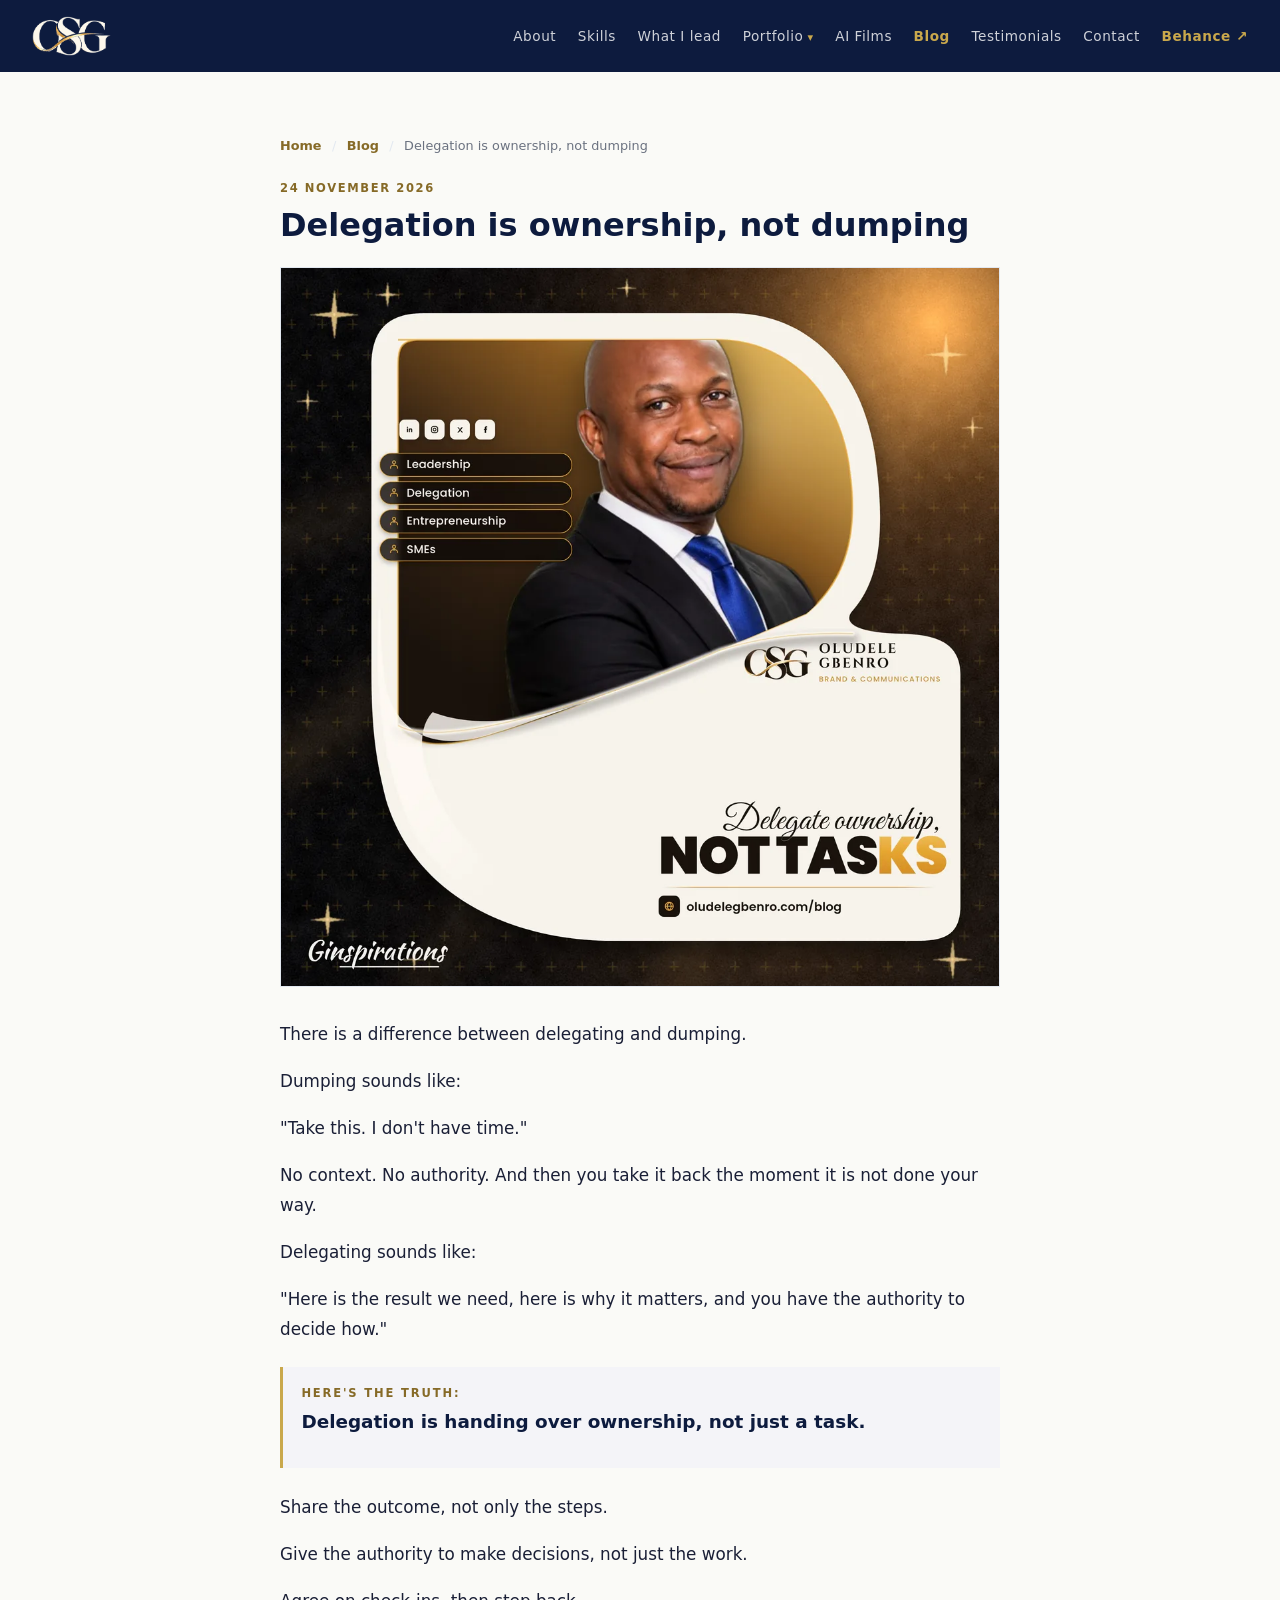
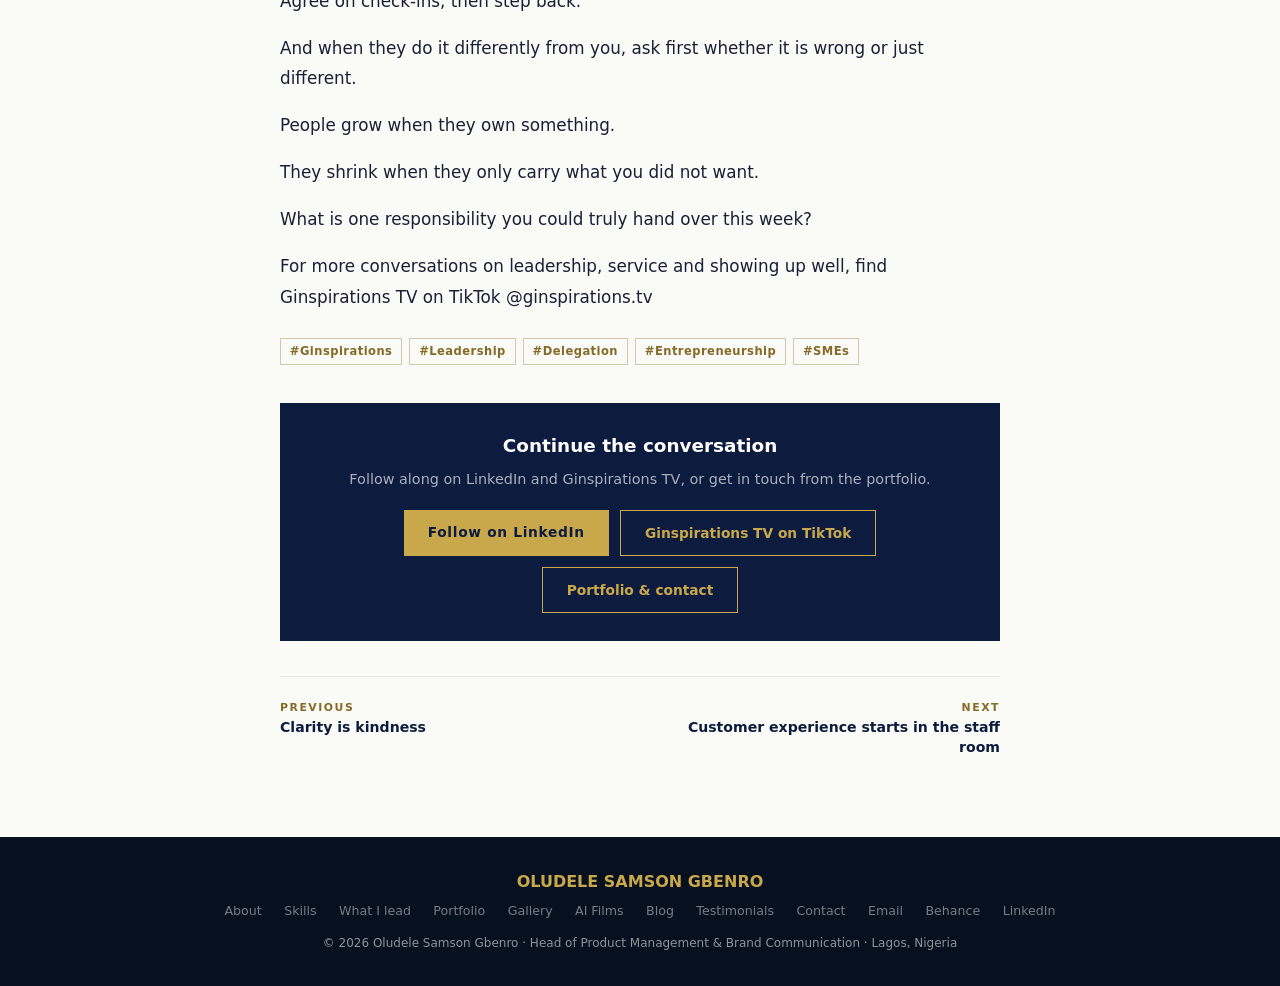
<file: blog/delegation-is-ownership-not-dumping/index.html>
<!DOCTYPE html>
<html lang="en">
<head>
<meta charset="UTF-8">
<meta name="viewport" content="width=device-width, initial-scale=1.0">
<title>Delegation is ownership, not dumping | Oludele Gbenro</title>
<meta name="description" content="There is a difference between delegating and dumping.">
<link rel="icon" href="/assets/img/favicon-osg.ico?v=2" sizes="any">
<link rel="icon" type="image/png" href="/assets/img/favicon-osg-32.png?v=2" sizes="32x32">
<link rel="apple-touch-icon" href="/assets/img/apple-touch-icon-osg.png?v=2">
<link rel="icon" type="image/png" href="/assets/img/icon-osg-512.png?v=2" sizes="512x512">
<link rel="stylesheet" href="/assets/css/blog.css">
<link rel="alternate" type="application/rss+xml" title="Oludele Gbenro — Blog" href="/blog/feed.xml">
<link rel="canonical" href="https://oludelegbenro.com/blog/delegation-is-ownership-not-dumping/">
<meta property="og:type" content="article">
<meta property="og:site_name" content="Oludele Gbenro">
<meta property="og:title" content="Delegation is ownership, not dumping | Oludele Gbenro">
<meta property="og:description" content="There is a difference between delegating and dumping.">
<meta property="og:url" content="https://oludelegbenro.com/blog/delegation-is-ownership-not-dumping/">
<meta property="og:image" content="https://oludelegbenro.com/assets/blog/delegation-is-ownership-not-dumping.jpg">
<meta property="og:image:secure_url" content="https://oludelegbenro.com/assets/blog/delegation-is-ownership-not-dumping.jpg">
<meta property="og:image:type" content="image/jpeg">
<meta property="og:image:width" content="1080">
<meta property="og:image:height" content="1080">
<meta property="og:image:alt" content="Delegation is ownership, not dumping">
<meta name="twitter:card" content="summary_large_image">
<meta name="twitter:title" content="Delegation is ownership, not dumping | Oludele Gbenro">
<meta name="twitter:description" content="There is a difference between delegating and dumping.">
<meta name="twitter:image" content="https://oludelegbenro.com/assets/blog/delegation-is-ownership-not-dumping.jpg">
</head>
<body>
<nav>
  <a class="logo" href="/" aria-label="Oludele Gbenro, home"><picture>
    <source type="image/webp" srcset="/assets/img/logo-osg-on-dark.webp">
    <img src="/assets/img/logo-osg-on-dark.png" width="79" height="40" alt="Oludele Samson Gbenro monogram">
  </picture></a>
  <button type="button" class="nav-toggle" aria-expanded="false" aria-controls="site-nav" aria-label="Menu"><span class="nav-toggle-bars" aria-hidden="true"></span></button>
  <ul class="nav-links" id="site-nav">
    <li><a href="/#about">About</a></li>
    <li><a href="/#skills">Skills</a></li>
    <li><a href="/#lead">What I lead</a></li>
    <li class="has-sub"><a href="/#portfolio" aria-haspopup="true" aria-expanded="false">Portfolio</a>
      <ul class="sub" aria-label="Portfolio submenu">
        <li><a href="/gallery.html">Gallery</a></li>
      </ul>
    </li>
    <li><a href="/#ai-films">AI Films</a></li>
    <li><a href="/blog/" aria-current="page">Blog</a></li>
    <li><a href="/#testimonials">Testimonials</a></li>
    <li><a href="/#contact">Contact</a></li>
    <li><a href="https://www.behance.net/deleg15" target="_blank" rel="noopener" style="color:var(--gold);font-weight:700">Behance ↗</a></li>
  </ul>
</nav>

<main>
<div class="blog-wrap">
  <article class="post">
    <p class="crumb"><a href="/">Home</a> <span>/</span> <a href="/blog/">Blog</a> <span>/</span> Delegation is ownership, not dumping</p>
    <div class="post-date"><time datetime="2026-11-24">24 November 2026</time></div>
    <h1>Delegation is ownership, not dumping</h1>
    <div class="post-hero">
      <picture>
        <source type="image/webp" srcset="/assets/blog/delegation-is-ownership-not-dumping.webp">
        <img src="/assets/blog/delegation-is-ownership-not-dumping.jpg" width="1080" height="1080" alt="Delegation is ownership, not dumping">
      </picture>
    </div>
    <div class="post-body">
    <p>There is a difference between delegating and dumping.</p>
    <p>Dumping sounds like:</p>
    <p>&quot;Take this. I don&#x27;t have time.&quot;</p>
    <p>No context. No authority. And then you take it back the moment it is not done your way.</p>
    <p>Delegating sounds like:</p>
    <p>&quot;Here is the result we need, here is why it matters, and you have the authority to decide how.&quot;</p>
    <div class="post-truth"><span class="post-truth-label">Here's the truth:</span><p class="post-truth-line">Delegation is handing over ownership, not just a task.</p></div>
    <p>Share the outcome, not only the steps.</p>
    <p>Give the authority to make decisions, not just the work.</p>
    <p>Agree on check-ins, then step back.</p>
    <p>And when they do it differently from you, ask first whether it is wrong or just different.</p>
    <p>People grow when they own something.</p>
    <p>They shrink when they only carry what you did not want.</p>
    <p>What is one responsibility you could truly hand over this week?</p>
    <p>For more conversations on leadership, service and showing up well, find Ginspirations TV on TikTok @ginspirations.tv</p>
    </div>
    <ul class="post-tags"><li>#Ginspirations</li><li>#Leadership</li><li>#Delegation</li><li>#Entrepreneurship</li><li>#SMEs</li></ul>
    <div class="post-cta">
      <h2>Continue the conversation</h2>
      <p>Follow along on LinkedIn and Ginspirations TV, or get in touch from the portfolio.</p>
      <div class="post-cta-actions">
        <a class="btn-primary" href="https://www.linkedin.com/in/oludelegbenro" target="_blank" rel="noopener">Follow on LinkedIn</a>
        <a class="btn-outline" href="https://www.tiktok.com/@ginspirations.tv" target="_blank" rel="noopener">Ginspirations TV on TikTok</a>
        <a class="btn-outline" href="/#contact">Portfolio &amp; contact</a>
      </div>
    </div>
    <nav class="post-pager" aria-label="More posts"><a class="prev" rel="prev" href="/blog/clarity-is-kindness/"><span class="dir">Previous</span>Clarity is kindness</a><a class="next" rel="next" href="/blog/customer-experience-starts-in-the-staff-room/"><span class="dir">Next</span>Customer experience starts in the staff room</a></nav>
  </article>
</div>

</main>
<footer>
  <div class="footer-name">OLUDELE SAMSON GBENRO</div>
  <div class="footer-links">
    <a href="/#about">About</a>
    <a href="/#skills">Skills</a>
    <a href="/#lead">What I lead</a>
    <a href="/#portfolio">Portfolio</a>
    <a href="/gallery.html">Gallery</a>
    <a href="/#ai-films">AI Films</a>
    <a href="/blog/">Blog</a>
    <a href="/#testimonials">Testimonials</a>
    <a href="/#contact">Contact</a>
    <a href="mailto:oludele.gbenro@gmail.com">Email</a>
    <a href="https://www.behance.net/deleg15" target="_blank" rel="noopener">Behance</a>
    <a href="https://www.linkedin.com/in/oludelegbenro" target="_blank" rel="noopener">LinkedIn</a>
  </div>
  <div class="footer-copy">&copy; 2026 Oludele Samson Gbenro · Head of Product Management &amp; Brand Communication · Lagos, Nigeria</div>
</footer>


<script>
(function(){
  var btn=document.querySelector('.nav-toggle');
  var links=document.querySelector('#site-nav');
  if(btn && links){
    btn.addEventListener('click', function(){
      var open=btn.getAttribute('aria-expanded')==='true';
      btn.setAttribute('aria-expanded', open?'false':'true');
      links.classList.toggle('is-open', !open);
    });
    links.querySelectorAll('a').forEach(function(a){
      a.addEventListener('click', function(){
        if(window.matchMedia('(max-width:880px)').matches){
          btn.setAttribute('aria-expanded','false');
          links.classList.remove('is-open');
        }
      });
    });
  }
  document.querySelectorAll('.has-sub').forEach(function(li){
    var t=li.querySelector(':scope > a');
    if(!t) return;
    if(!t.hasAttribute('aria-expanded')) t.setAttribute('aria-expanded','false');
    function open(){t.setAttribute('aria-expanded','true');}
    function close(){t.setAttribute('aria-expanded','false');}
    li.addEventListener('mouseenter', open);
    li.addEventListener('mouseleave', close);
    li.addEventListener('focusin', open);
    li.addEventListener('focusout', function(e){
      if(!li.contains(e.relatedTarget)) close();
    });
  });
})();
</script>

<!-- Cloudflare Web Analytics --><script type='module' src='https://static.cloudflareinsights.com/beacon.min.js' data-cf-beacon='{"token": "ed37141234864c09a4eef9b2cd241694"}'></script><!-- End Cloudflare Web Analytics -->
</body>
</html>
</file>
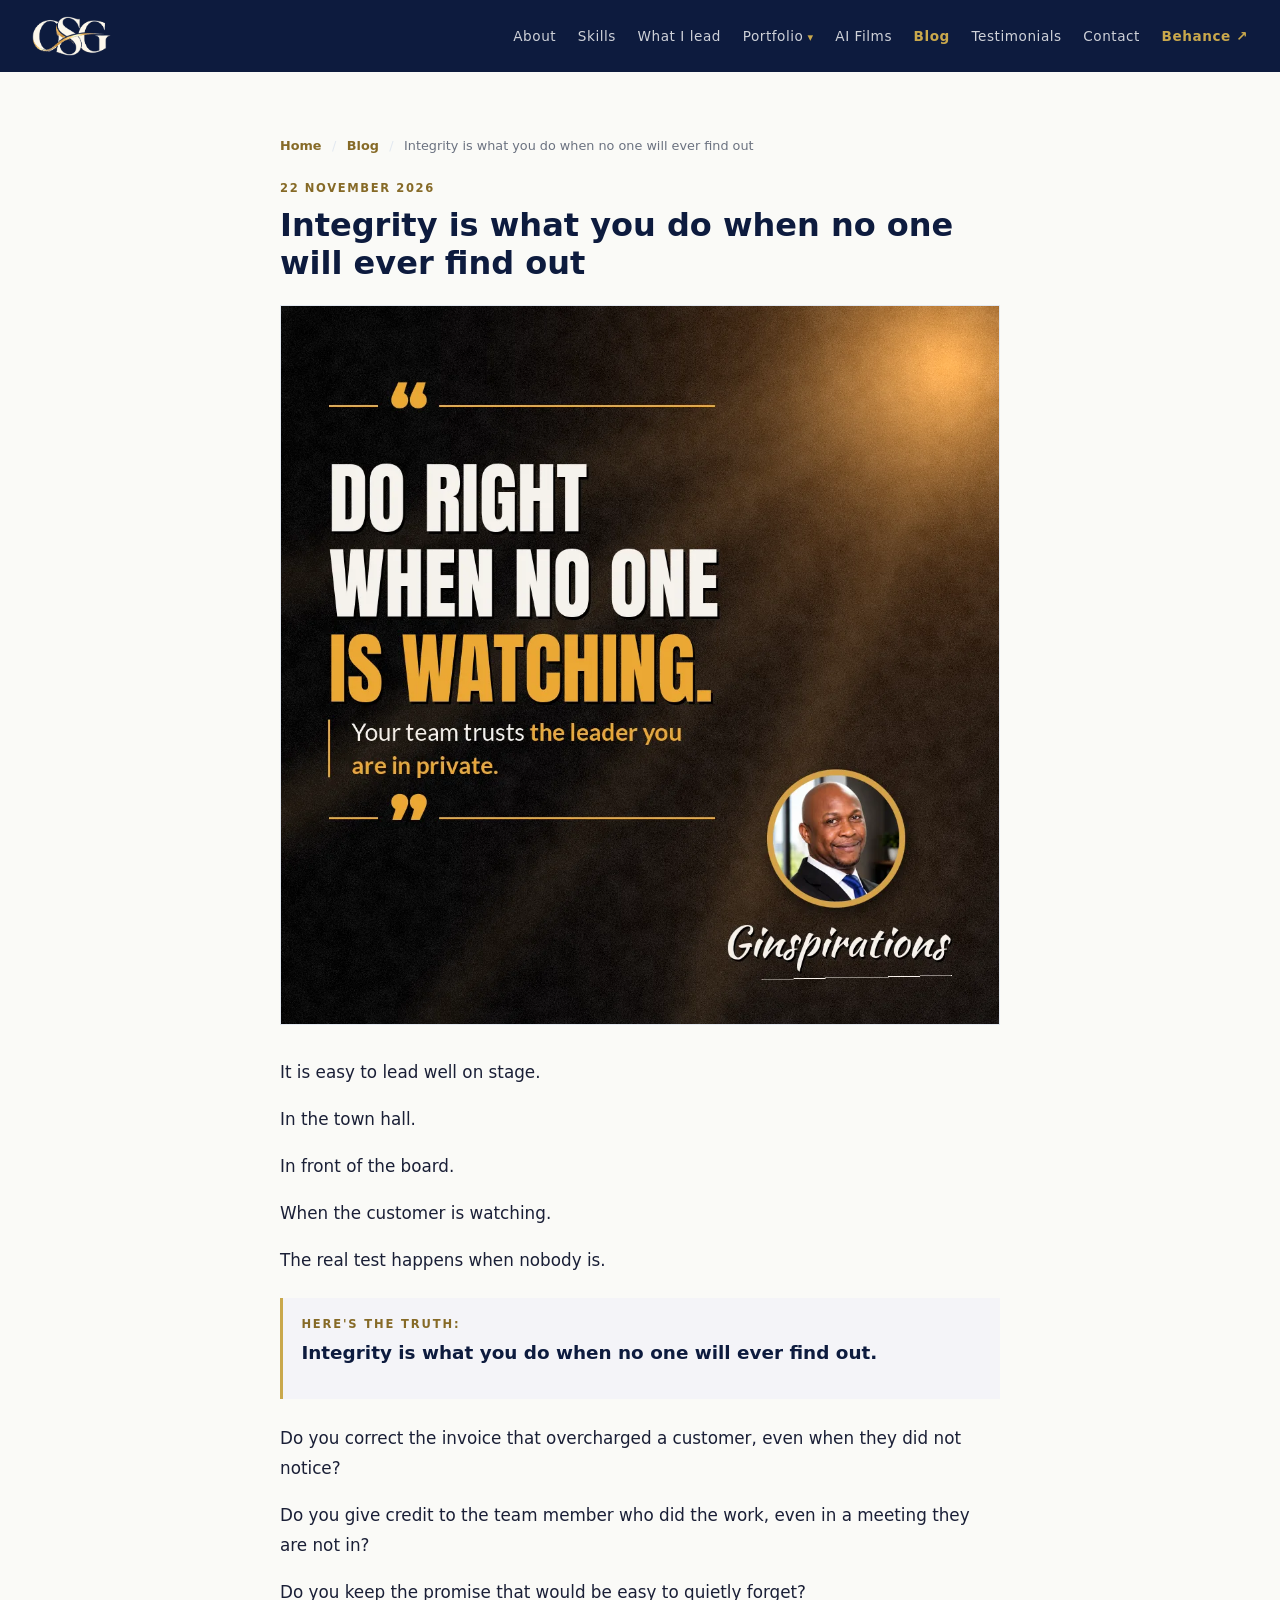
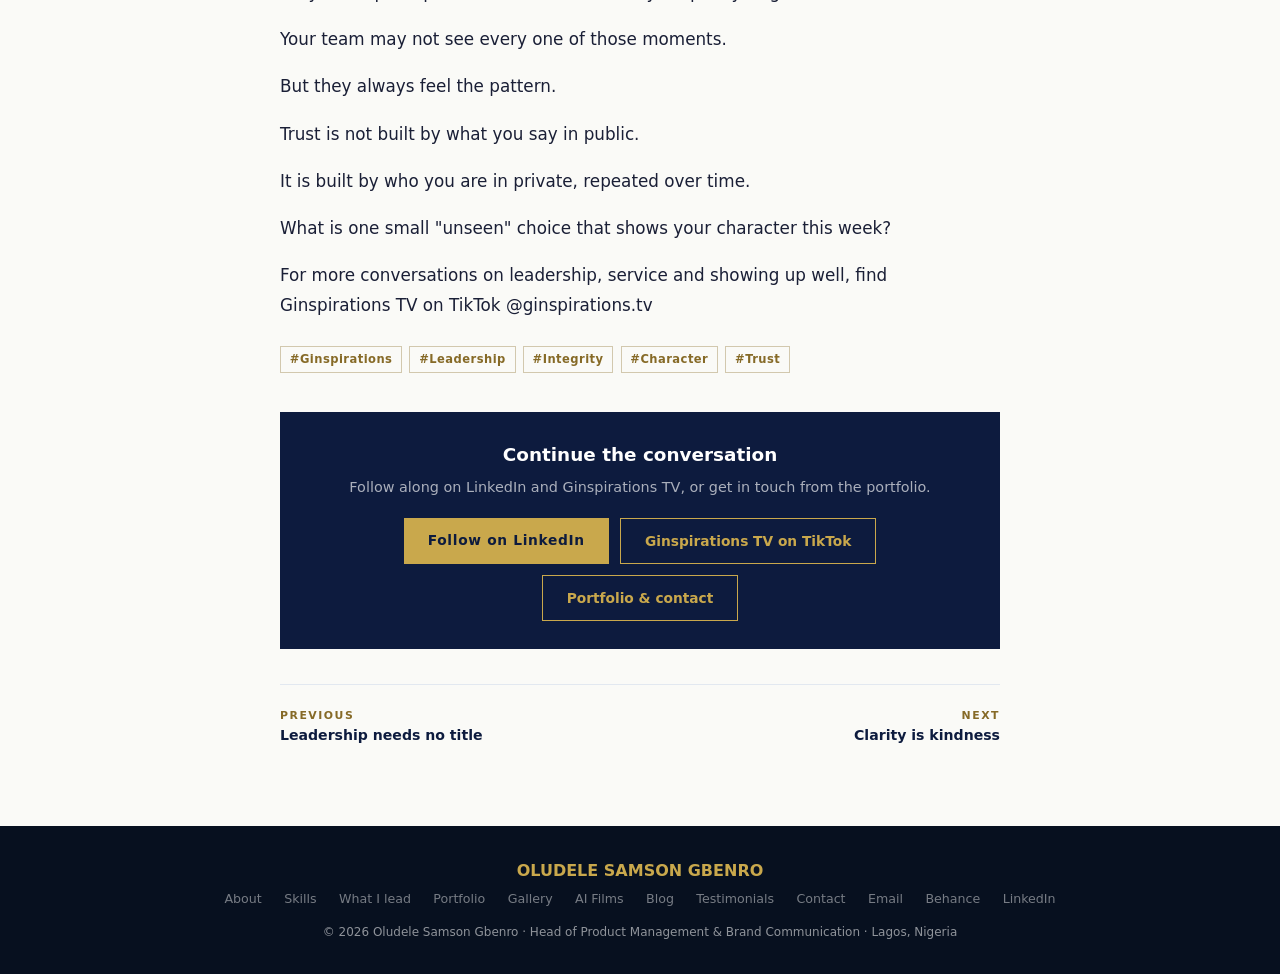
<file: blog/integrity-is-what-you-do-when-no-one-will-ever-find-out/index.html>
<!DOCTYPE html>
<html lang="en">
<head>
<meta charset="UTF-8">
<meta name="viewport" content="width=device-width, initial-scale=1.0">
<title>Integrity is what you do when no one will ever find out | Oludele Gbenro</title>
<meta name="description" content="It is easy to lead well on stage. In the town hall. In front of the board. When the customer is watching.">
<link rel="icon" href="/assets/img/favicon-osg.ico?v=2" sizes="any">
<link rel="icon" type="image/png" href="/assets/img/favicon-osg-32.png?v=2" sizes="32x32">
<link rel="apple-touch-icon" href="/assets/img/apple-touch-icon-osg.png?v=2">
<link rel="icon" type="image/png" href="/assets/img/icon-osg-512.png?v=2" sizes="512x512">
<link rel="stylesheet" href="/assets/css/blog.css">
<link rel="alternate" type="application/rss+xml" title="Oludele Gbenro — Blog" href="/blog/feed.xml">
<link rel="canonical" href="https://oludelegbenro.com/blog/integrity-is-what-you-do-when-no-one-will-ever-find-out/">
<meta property="og:type" content="article">
<meta property="og:site_name" content="Oludele Gbenro">
<meta property="og:title" content="Integrity is what you do when no one will ever find out | Oludele Gbenro">
<meta property="og:description" content="It is easy to lead well on stage. In the town hall. In front of the board. When the customer is watching.">
<meta property="og:url" content="https://oludelegbenro.com/blog/integrity-is-what-you-do-when-no-one-will-ever-find-out/">
<meta property="og:image" content="https://oludelegbenro.com/assets/blog/integrity-is-what-you-do-when-no-one-will-ever-find-out.jpg">
<meta property="og:image:secure_url" content="https://oludelegbenro.com/assets/blog/integrity-is-what-you-do-when-no-one-will-ever-find-out.jpg">
<meta property="og:image:type" content="image/jpeg">
<meta property="og:image:width" content="1080">
<meta property="og:image:height" content="1080">
<meta property="og:image:alt" content="Integrity is what you do when no one will ever find out">
<meta name="twitter:card" content="summary_large_image">
<meta name="twitter:title" content="Integrity is what you do when no one will ever find out | Oludele Gbenro">
<meta name="twitter:description" content="It is easy to lead well on stage. In the town hall. In front of the board. When the customer is watching.">
<meta name="twitter:image" content="https://oludelegbenro.com/assets/blog/integrity-is-what-you-do-when-no-one-will-ever-find-out.jpg">
</head>
<body>
<nav>
  <a class="logo" href="/" aria-label="Oludele Gbenro, home"><picture>
    <source type="image/webp" srcset="/assets/img/logo-osg-on-dark.webp">
    <img src="/assets/img/logo-osg-on-dark.png" width="79" height="40" alt="Oludele Samson Gbenro monogram">
  </picture></a>
  <button type="button" class="nav-toggle" aria-expanded="false" aria-controls="site-nav" aria-label="Menu"><span class="nav-toggle-bars" aria-hidden="true"></span></button>
  <ul class="nav-links" id="site-nav">
    <li><a href="/#about">About</a></li>
    <li><a href="/#skills">Skills</a></li>
    <li><a href="/#lead">What I lead</a></li>
    <li class="has-sub"><a href="/#portfolio" aria-haspopup="true" aria-expanded="false">Portfolio</a>
      <ul class="sub" aria-label="Portfolio submenu">
        <li><a href="/gallery.html">Gallery</a></li>
      </ul>
    </li>
    <li><a href="/#ai-films">AI Films</a></li>
    <li><a href="/blog/" aria-current="page">Blog</a></li>
    <li><a href="/#testimonials">Testimonials</a></li>
    <li><a href="/#contact">Contact</a></li>
    <li><a href="https://www.behance.net/deleg15" target="_blank" rel="noopener" style="color:var(--gold);font-weight:700">Behance ↗</a></li>
  </ul>
</nav>

<main>
<div class="blog-wrap">
  <article class="post">
    <p class="crumb"><a href="/">Home</a> <span>/</span> <a href="/blog/">Blog</a> <span>/</span> Integrity is what you do when no one will ever find out</p>
    <div class="post-date"><time datetime="2026-11-22">22 November 2026</time></div>
    <h1>Integrity is what you do when no one will ever find out</h1>
    <div class="post-hero">
      <picture>
        <source type="image/webp" srcset="/assets/blog/integrity-is-what-you-do-when-no-one-will-ever-find-out.webp">
        <img src="/assets/blog/integrity-is-what-you-do-when-no-one-will-ever-find-out.jpg" width="1080" height="1080" alt="Integrity is what you do when no one will ever find out">
      </picture>
    </div>
    <div class="post-body">
    <p>It is easy to lead well on stage.</p>
    <p>In the town hall.</p>
    <p>In front of the board.</p>
    <p>When the customer is watching.</p>
    <p>The real test happens when nobody is.</p>
    <div class="post-truth"><span class="post-truth-label">Here's the truth:</span><p class="post-truth-line">Integrity is what you do when no one will ever find out.</p></div>
    <p>Do you correct the invoice that overcharged a customer, even when they did not notice?</p>
    <p>Do you give credit to the team member who did the work, even in a meeting they are not in?</p>
    <p>Do you keep the promise that would be easy to quietly forget?</p>
    <p>Your team may not see every one of those moments.</p>
    <p>But they always feel the pattern.</p>
    <p>Trust is not built by what you say in public.</p>
    <p>It is built by who you are in private, repeated over time.</p>
    <p>What is one small &quot;unseen&quot; choice that shows your character this week?</p>
    <p>For more conversations on leadership, service and showing up well, find Ginspirations TV on TikTok @ginspirations.tv</p>
    </div>
    <ul class="post-tags"><li>#Ginspirations</li><li>#Leadership</li><li>#Integrity</li><li>#Character</li><li>#Trust</li></ul>
    <div class="post-cta">
      <h2>Continue the conversation</h2>
      <p>Follow along on LinkedIn and Ginspirations TV, or get in touch from the portfolio.</p>
      <div class="post-cta-actions">
        <a class="btn-primary" href="https://www.linkedin.com/in/oludelegbenro" target="_blank" rel="noopener">Follow on LinkedIn</a>
        <a class="btn-outline" href="https://www.tiktok.com/@ginspirations.tv" target="_blank" rel="noopener">Ginspirations TV on TikTok</a>
        <a class="btn-outline" href="/#contact">Portfolio &amp; contact</a>
      </div>
    </div>
    <nav class="post-pager" aria-label="More posts"><a class="prev" rel="prev" href="/blog/leadership-needs-no-title/"><span class="dir">Previous</span>Leadership needs no title</a><a class="next" rel="next" href="/blog/clarity-is-kindness/"><span class="dir">Next</span>Clarity is kindness</a></nav>
  </article>
</div>

</main>
<footer>
  <div class="footer-name">OLUDELE SAMSON GBENRO</div>
  <div class="footer-links">
    <a href="/#about">About</a>
    <a href="/#skills">Skills</a>
    <a href="/#lead">What I lead</a>
    <a href="/#portfolio">Portfolio</a>
    <a href="/gallery.html">Gallery</a>
    <a href="/#ai-films">AI Films</a>
    <a href="/blog/">Blog</a>
    <a href="/#testimonials">Testimonials</a>
    <a href="/#contact">Contact</a>
    <a href="mailto:oludele.gbenro@gmail.com">Email</a>
    <a href="https://www.behance.net/deleg15" target="_blank" rel="noopener">Behance</a>
    <a href="https://www.linkedin.com/in/oludelegbenro" target="_blank" rel="noopener">LinkedIn</a>
  </div>
  <div class="footer-copy">&copy; 2026 Oludele Samson Gbenro · Head of Product Management &amp; Brand Communication · Lagos, Nigeria</div>
</footer>


<script>
(function(){
  var btn=document.querySelector('.nav-toggle');
  var links=document.querySelector('#site-nav');
  if(btn && links){
    btn.addEventListener('click', function(){
      var open=btn.getAttribute('aria-expanded')==='true';
      btn.setAttribute('aria-expanded', open?'false':'true');
      links.classList.toggle('is-open', !open);
    });
    links.querySelectorAll('a').forEach(function(a){
      a.addEventListener('click', function(){
        if(window.matchMedia('(max-width:880px)').matches){
          btn.setAttribute('aria-expanded','false');
          links.classList.remove('is-open');
        }
      });
    });
  }
  document.querySelectorAll('.has-sub').forEach(function(li){
    var t=li.querySelector(':scope > a');
    if(!t) return;
    if(!t.hasAttribute('aria-expanded')) t.setAttribute('aria-expanded','false');
    function open(){t.setAttribute('aria-expanded','true');}
    function close(){t.setAttribute('aria-expanded','false');}
    li.addEventListener('mouseenter', open);
    li.addEventListener('mouseleave', close);
    li.addEventListener('focusin', open);
    li.addEventListener('focusout', function(e){
      if(!li.contains(e.relatedTarget)) close();
    });
  });
})();
</script>

<!-- Cloudflare Web Analytics --><script type='module' src='https://static.cloudflareinsights.com/beacon.min.js' data-cf-beacon='{"token": "ed37141234864c09a4eef9b2cd241694"}'></script><!-- End Cloudflare Web Analytics -->
</body>
</html>
</file>
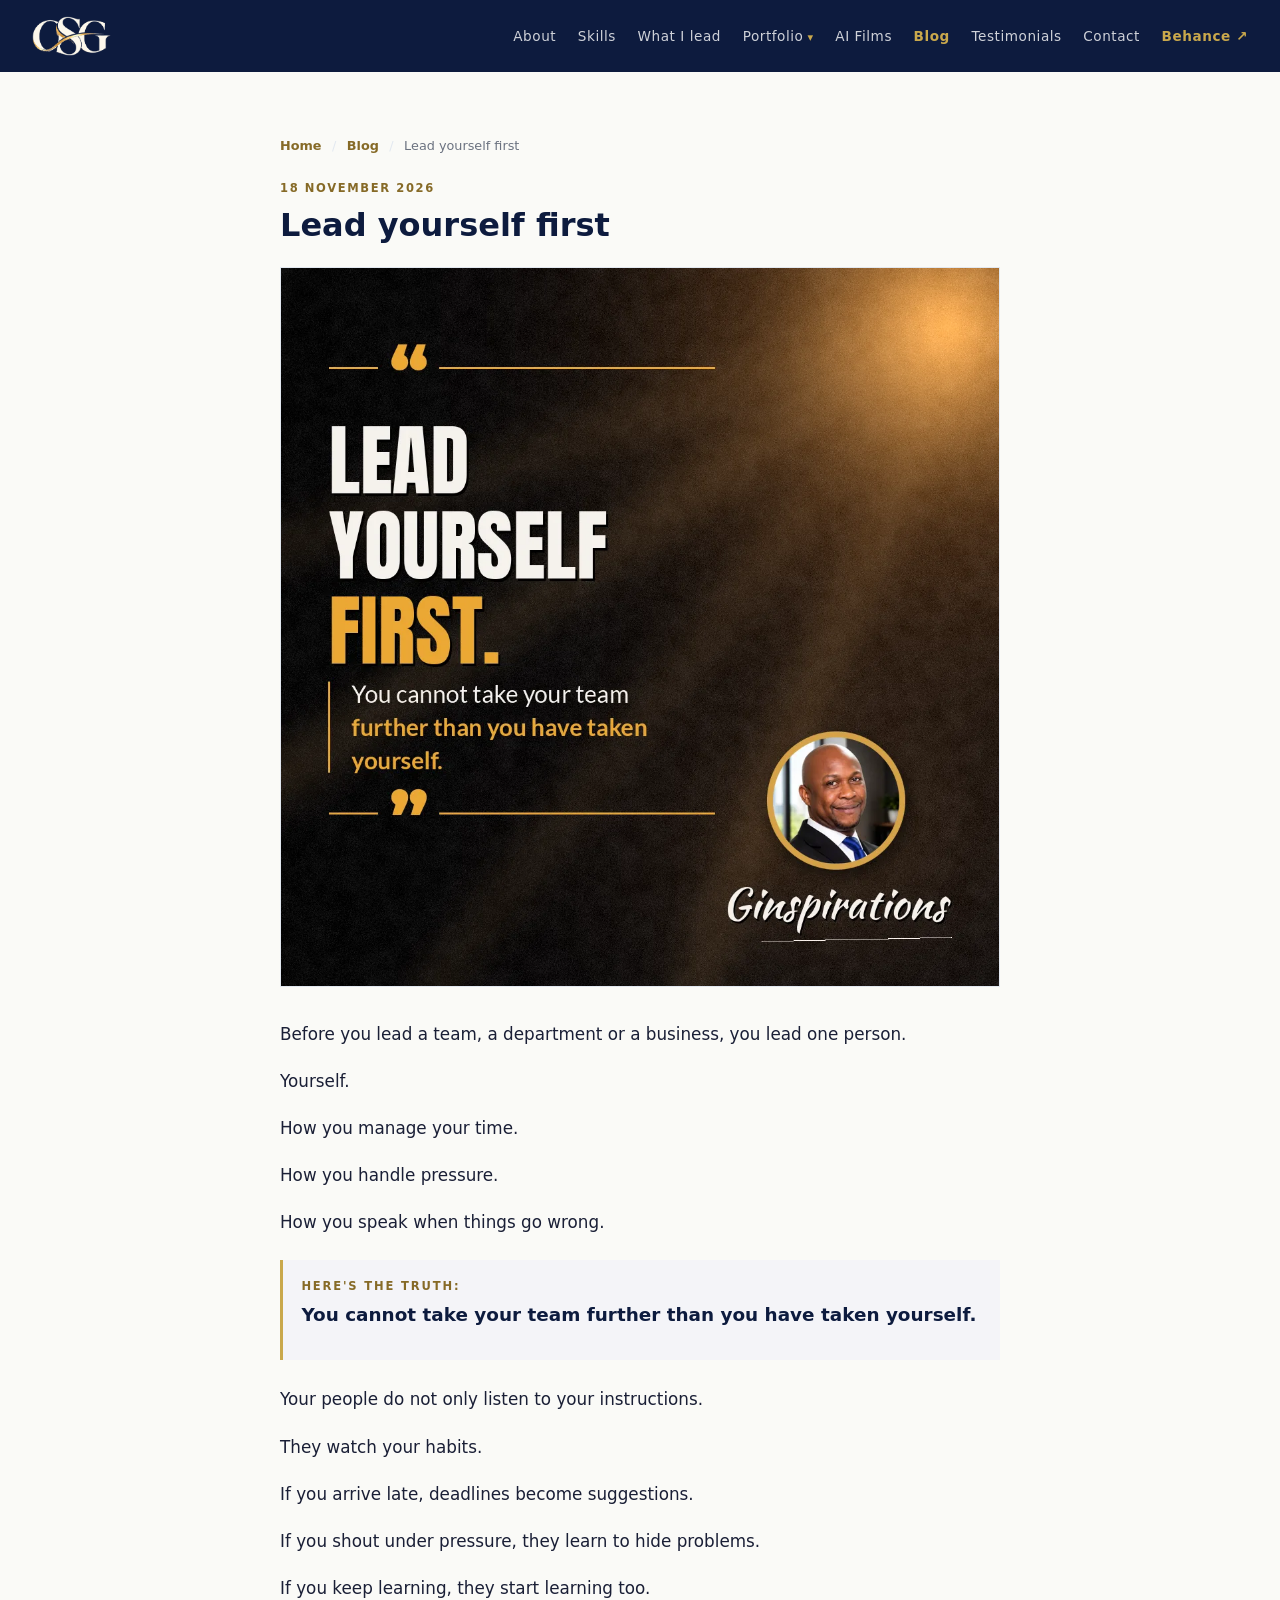
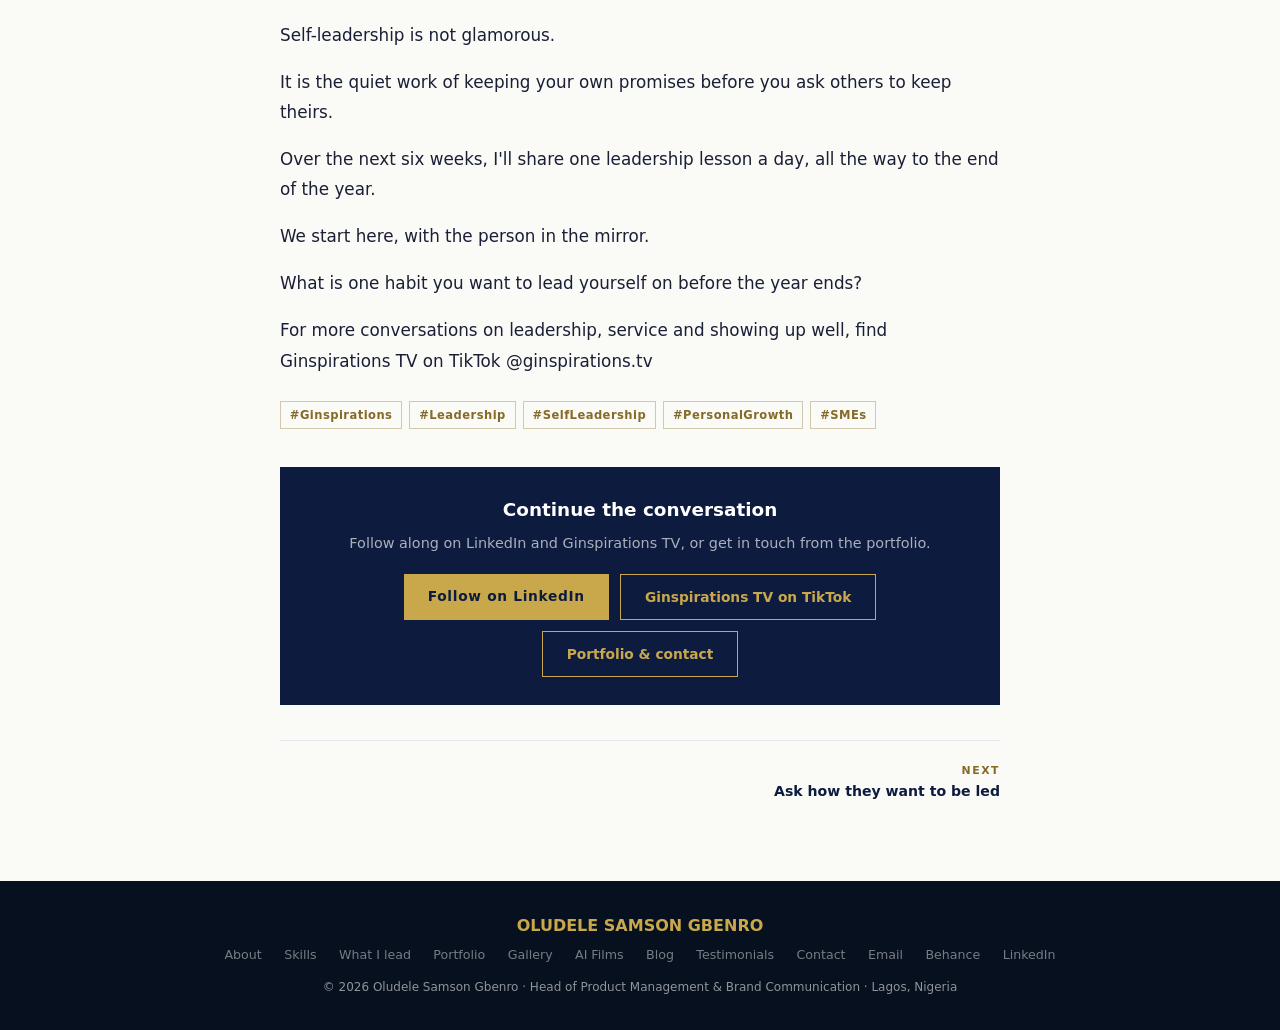
<file: blog/lead-yourself-first/index.html>
<!DOCTYPE html>
<html lang="en">
<head>
<meta charset="UTF-8">
<meta name="viewport" content="width=device-width, initial-scale=1.0">
<title>Lead yourself first | Oludele Gbenro</title>
<meta name="description" content="Before you lead a team, a department or a business, you lead one person.">
<link rel="icon" href="/assets/img/favicon-osg.ico?v=2" sizes="any">
<link rel="icon" type="image/png" href="/assets/img/favicon-osg-32.png?v=2" sizes="32x32">
<link rel="apple-touch-icon" href="/assets/img/apple-touch-icon-osg.png?v=2">
<link rel="icon" type="image/png" href="/assets/img/icon-osg-512.png?v=2" sizes="512x512">
<link rel="stylesheet" href="/assets/css/blog.css">
<link rel="alternate" type="application/rss+xml" title="Oludele Gbenro — Blog" href="/blog/feed.xml">
<link rel="canonical" href="https://oludelegbenro.com/blog/lead-yourself-first/">
<meta property="og:type" content="article">
<meta property="og:site_name" content="Oludele Gbenro">
<meta property="og:title" content="Lead yourself first | Oludele Gbenro">
<meta property="og:description" content="Before you lead a team, a department or a business, you lead one person.">
<meta property="og:url" content="https://oludelegbenro.com/blog/lead-yourself-first/">
<meta property="og:image" content="https://oludelegbenro.com/assets/blog/lead-yourself-first.jpg">
<meta property="og:image:secure_url" content="https://oludelegbenro.com/assets/blog/lead-yourself-first.jpg">
<meta property="og:image:type" content="image/jpeg">
<meta property="og:image:width" content="1080">
<meta property="og:image:height" content="1080">
<meta property="og:image:alt" content="Lead yourself first">
<meta name="twitter:card" content="summary_large_image">
<meta name="twitter:title" content="Lead yourself first | Oludele Gbenro">
<meta name="twitter:description" content="Before you lead a team, a department or a business, you lead one person.">
<meta name="twitter:image" content="https://oludelegbenro.com/assets/blog/lead-yourself-first.jpg">
</head>
<body>
<nav>
  <a class="logo" href="/" aria-label="Oludele Gbenro, home"><picture>
    <source type="image/webp" srcset="/assets/img/logo-osg-on-dark.webp">
    <img src="/assets/img/logo-osg-on-dark.png" width="79" height="40" alt="Oludele Samson Gbenro monogram">
  </picture></a>
  <button type="button" class="nav-toggle" aria-expanded="false" aria-controls="site-nav" aria-label="Menu"><span class="nav-toggle-bars" aria-hidden="true"></span></button>
  <ul class="nav-links" id="site-nav">
    <li><a href="/#about">About</a></li>
    <li><a href="/#skills">Skills</a></li>
    <li><a href="/#lead">What I lead</a></li>
    <li class="has-sub"><a href="/#portfolio" aria-haspopup="true" aria-expanded="false">Portfolio</a>
      <ul class="sub" aria-label="Portfolio submenu">
        <li><a href="/gallery.html">Gallery</a></li>
      </ul>
    </li>
    <li><a href="/#ai-films">AI Films</a></li>
    <li><a href="/blog/" aria-current="page">Blog</a></li>
    <li><a href="/#testimonials">Testimonials</a></li>
    <li><a href="/#contact">Contact</a></li>
    <li><a href="https://www.behance.net/deleg15" target="_blank" rel="noopener" style="color:var(--gold);font-weight:700">Behance ↗</a></li>
  </ul>
</nav>

<main>
<div class="blog-wrap">
  <article class="post">
    <p class="crumb"><a href="/">Home</a> <span>/</span> <a href="/blog/">Blog</a> <span>/</span> Lead yourself first</p>
    <div class="post-date"><time datetime="2026-11-18">18 November 2026</time></div>
    <h1>Lead yourself first</h1>
    <div class="post-hero">
      <picture>
        <source type="image/webp" srcset="/assets/blog/lead-yourself-first.webp">
        <img src="/assets/blog/lead-yourself-first.jpg" width="1080" height="1080" alt="Lead yourself first">
      </picture>
    </div>
    <div class="post-body">
    <p>Before you lead a team, a department or a business, you lead one person.</p>
    <p>Yourself.</p>
    <p>How you manage your time.</p>
    <p>How you handle pressure.</p>
    <p>How you speak when things go wrong.</p>
    <div class="post-truth"><span class="post-truth-label">Here's the truth:</span><p class="post-truth-line">You cannot take your team further than you have taken yourself.</p></div>
    <p>Your people do not only listen to your instructions.</p>
    <p>They watch your habits.</p>
    <p>If you arrive late, deadlines become suggestions.</p>
    <p>If you shout under pressure, they learn to hide problems.</p>
    <p>If you keep learning, they start learning too.</p>
    <p>Self-leadership is not glamorous.</p>
    <p>It is the quiet work of keeping your own promises before you ask others to keep theirs.</p>
    <p>Over the next six weeks, I&#x27;ll share one leadership lesson a day, all the way to the end of the year.</p>
    <p>We start here, with the person in the mirror.</p>
    <p>What is one habit you want to lead yourself on before the year ends?</p>
    <p>For more conversations on leadership, service and showing up well, find Ginspirations TV on TikTok @ginspirations.tv</p>
    </div>
    <ul class="post-tags"><li>#Ginspirations</li><li>#Leadership</li><li>#SelfLeadership</li><li>#PersonalGrowth</li><li>#SMEs</li></ul>
    <div class="post-cta">
      <h2>Continue the conversation</h2>
      <p>Follow along on LinkedIn and Ginspirations TV, or get in touch from the portfolio.</p>
      <div class="post-cta-actions">
        <a class="btn-primary" href="https://www.linkedin.com/in/oludelegbenro" target="_blank" rel="noopener">Follow on LinkedIn</a>
        <a class="btn-outline" href="https://www.tiktok.com/@ginspirations.tv" target="_blank" rel="noopener">Ginspirations TV on TikTok</a>
        <a class="btn-outline" href="/#contact">Portfolio &amp; contact</a>
      </div>
    </div>
    <nav class="post-pager" aria-label="More posts"><a class="next" rel="next" href="/blog/ask-how-they-want-to-be-led/"><span class="dir">Next</span>Ask how they want to be led</a></nav>
  </article>
</div>

</main>
<footer>
  <div class="footer-name">OLUDELE SAMSON GBENRO</div>
  <div class="footer-links">
    <a href="/#about">About</a>
    <a href="/#skills">Skills</a>
    <a href="/#lead">What I lead</a>
    <a href="/#portfolio">Portfolio</a>
    <a href="/gallery.html">Gallery</a>
    <a href="/#ai-films">AI Films</a>
    <a href="/blog/">Blog</a>
    <a href="/#testimonials">Testimonials</a>
    <a href="/#contact">Contact</a>
    <a href="mailto:oludele.gbenro@gmail.com">Email</a>
    <a href="https://www.behance.net/deleg15" target="_blank" rel="noopener">Behance</a>
    <a href="https://www.linkedin.com/in/oludelegbenro" target="_blank" rel="noopener">LinkedIn</a>
  </div>
  <div class="footer-copy">&copy; 2026 Oludele Samson Gbenro · Head of Product Management &amp; Brand Communication · Lagos, Nigeria</div>
</footer>


<script>
(function(){
  var btn=document.querySelector('.nav-toggle');
  var links=document.querySelector('#site-nav');
  if(btn && links){
    btn.addEventListener('click', function(){
      var open=btn.getAttribute('aria-expanded')==='true';
      btn.setAttribute('aria-expanded', open?'false':'true');
      links.classList.toggle('is-open', !open);
    });
    links.querySelectorAll('a').forEach(function(a){
      a.addEventListener('click', function(){
        if(window.matchMedia('(max-width:880px)').matches){
          btn.setAttribute('aria-expanded','false');
          links.classList.remove('is-open');
        }
      });
    });
  }
  document.querySelectorAll('.has-sub').forEach(function(li){
    var t=li.querySelector(':scope > a');
    if(!t) return;
    if(!t.hasAttribute('aria-expanded')) t.setAttribute('aria-expanded','false');
    function open(){t.setAttribute('aria-expanded','true');}
    function close(){t.setAttribute('aria-expanded','false');}
    li.addEventListener('mouseenter', open);
    li.addEventListener('mouseleave', close);
    li.addEventListener('focusin', open);
    li.addEventListener('focusout', function(e){
      if(!li.contains(e.relatedTarget)) close();
    });
  });
})();
</script>

<!-- Cloudflare Web Analytics --><script type='module' src='https://static.cloudflareinsights.com/beacon.min.js' data-cf-beacon='{"token": "ed37141234864c09a4eef9b2cd241694"}'></script><!-- End Cloudflare Web Analytics -->
</body>
</html>
</file>
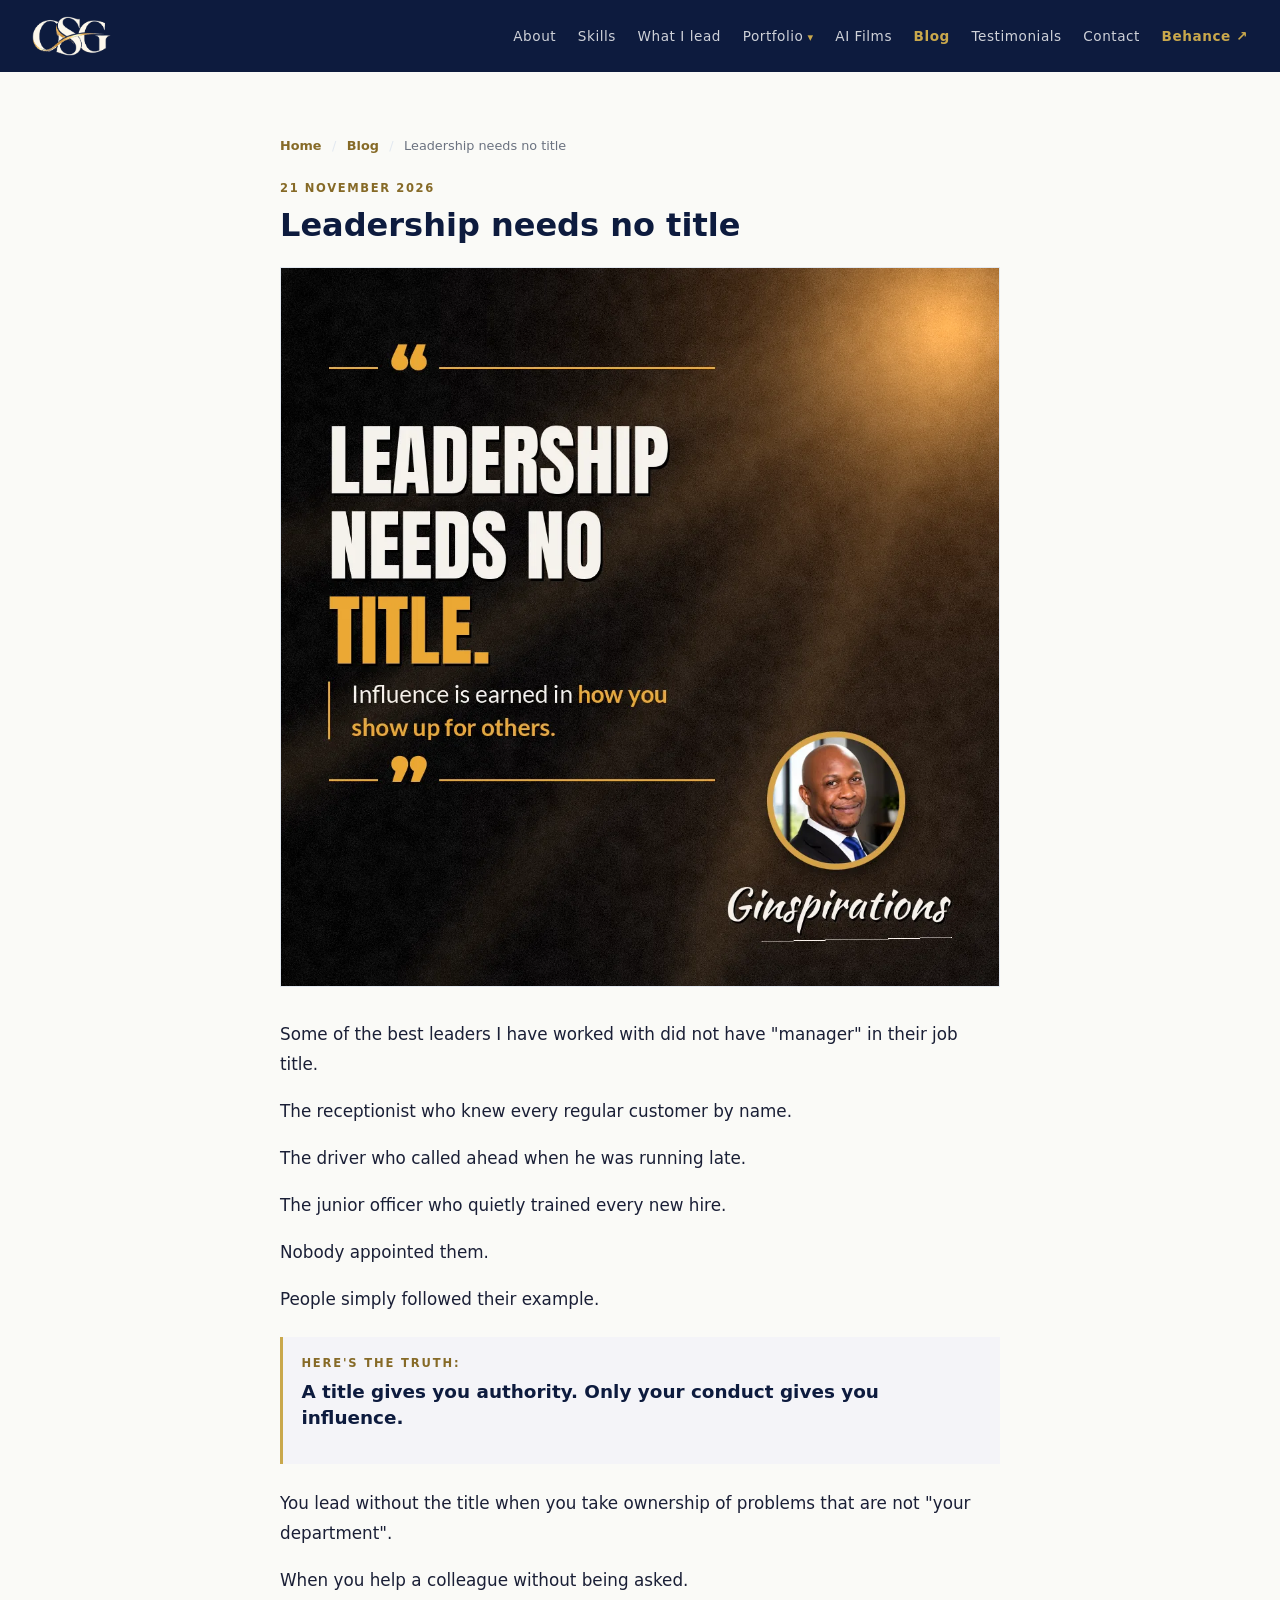
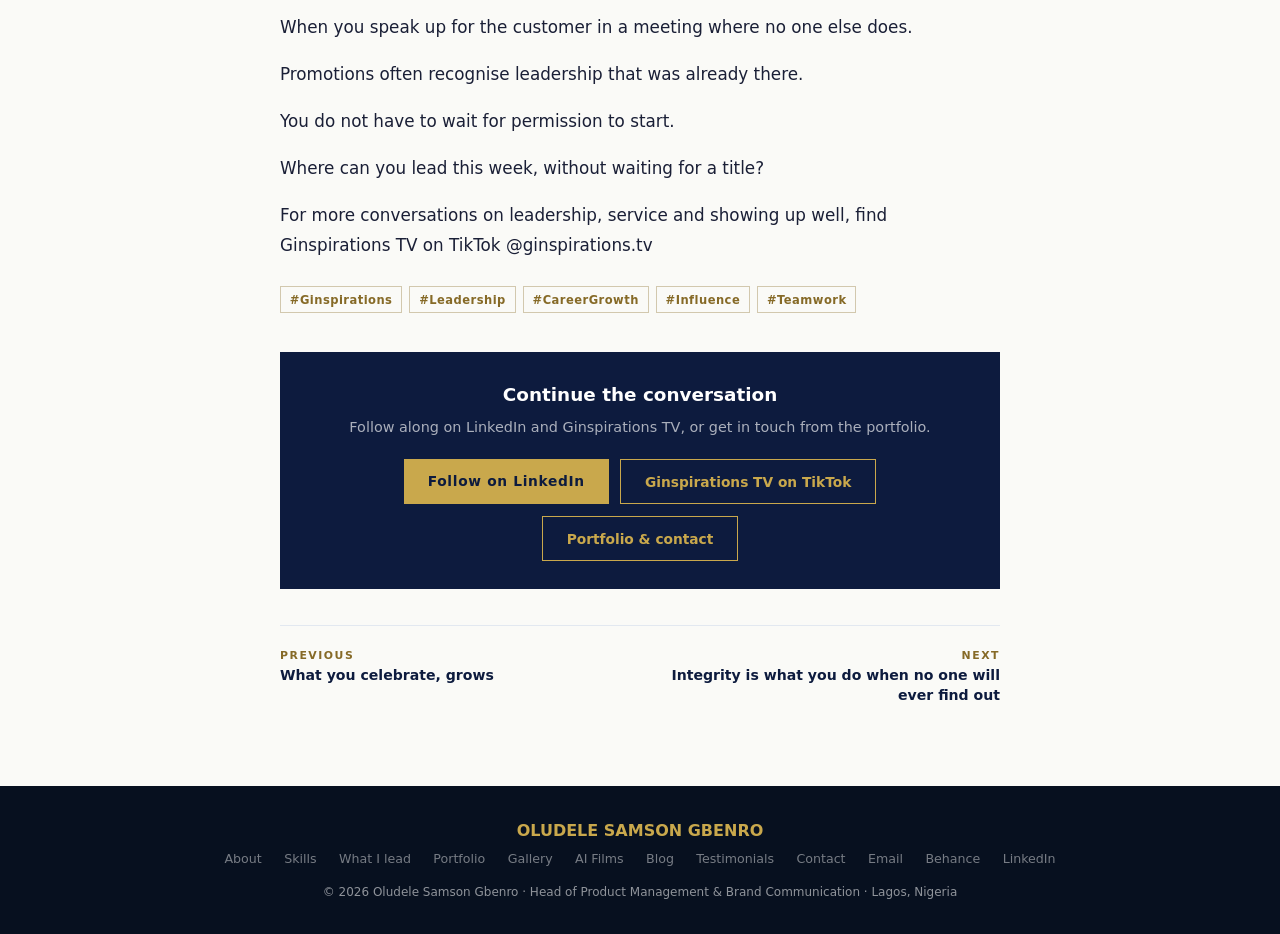
<file: blog/leadership-needs-no-title/index.html>
<!DOCTYPE html>
<html lang="en">
<head>
<meta charset="UTF-8">
<meta name="viewport" content="width=device-width, initial-scale=1.0">
<title>Leadership needs no title | Oludele Gbenro</title>
<meta name="description" content="Some of the best leaders I have worked with did not have &quot;manager&quot; in their job title.">
<link rel="icon" href="/assets/img/favicon-osg.ico?v=2" sizes="any">
<link rel="icon" type="image/png" href="/assets/img/favicon-osg-32.png?v=2" sizes="32x32">
<link rel="apple-touch-icon" href="/assets/img/apple-touch-icon-osg.png?v=2">
<link rel="icon" type="image/png" href="/assets/img/icon-osg-512.png?v=2" sizes="512x512">
<link rel="stylesheet" href="/assets/css/blog.css">
<link rel="alternate" type="application/rss+xml" title="Oludele Gbenro — Blog" href="/blog/feed.xml">
<link rel="canonical" href="https://oludelegbenro.com/blog/leadership-needs-no-title/">
<meta property="og:type" content="article">
<meta property="og:site_name" content="Oludele Gbenro">
<meta property="og:title" content="Leadership needs no title | Oludele Gbenro">
<meta property="og:description" content="Some of the best leaders I have worked with did not have &quot;manager&quot; in their job title.">
<meta property="og:url" content="https://oludelegbenro.com/blog/leadership-needs-no-title/">
<meta property="og:image" content="https://oludelegbenro.com/assets/blog/leadership-needs-no-title.jpg">
<meta property="og:image:secure_url" content="https://oludelegbenro.com/assets/blog/leadership-needs-no-title.jpg">
<meta property="og:image:type" content="image/jpeg">
<meta property="og:image:width" content="1080">
<meta property="og:image:height" content="1080">
<meta property="og:image:alt" content="Leadership needs no title">
<meta name="twitter:card" content="summary_large_image">
<meta name="twitter:title" content="Leadership needs no title | Oludele Gbenro">
<meta name="twitter:description" content="Some of the best leaders I have worked with did not have &quot;manager&quot; in their job title.">
<meta name="twitter:image" content="https://oludelegbenro.com/assets/blog/leadership-needs-no-title.jpg">
</head>
<body>
<nav>
  <a class="logo" href="/" aria-label="Oludele Gbenro, home"><picture>
    <source type="image/webp" srcset="/assets/img/logo-osg-on-dark.webp">
    <img src="/assets/img/logo-osg-on-dark.png" width="79" height="40" alt="Oludele Samson Gbenro monogram">
  </picture></a>
  <button type="button" class="nav-toggle" aria-expanded="false" aria-controls="site-nav" aria-label="Menu"><span class="nav-toggle-bars" aria-hidden="true"></span></button>
  <ul class="nav-links" id="site-nav">
    <li><a href="/#about">About</a></li>
    <li><a href="/#skills">Skills</a></li>
    <li><a href="/#lead">What I lead</a></li>
    <li class="has-sub"><a href="/#portfolio" aria-haspopup="true" aria-expanded="false">Portfolio</a>
      <ul class="sub" aria-label="Portfolio submenu">
        <li><a href="/gallery.html">Gallery</a></li>
      </ul>
    </li>
    <li><a href="/#ai-films">AI Films</a></li>
    <li><a href="/blog/" aria-current="page">Blog</a></li>
    <li><a href="/#testimonials">Testimonials</a></li>
    <li><a href="/#contact">Contact</a></li>
    <li><a href="https://www.behance.net/deleg15" target="_blank" rel="noopener" style="color:var(--gold);font-weight:700">Behance ↗</a></li>
  </ul>
</nav>

<main>
<div class="blog-wrap">
  <article class="post">
    <p class="crumb"><a href="/">Home</a> <span>/</span> <a href="/blog/">Blog</a> <span>/</span> Leadership needs no title</p>
    <div class="post-date"><time datetime="2026-11-21">21 November 2026</time></div>
    <h1>Leadership needs no title</h1>
    <div class="post-hero">
      <picture>
        <source type="image/webp" srcset="/assets/blog/leadership-needs-no-title.webp">
        <img src="/assets/blog/leadership-needs-no-title.jpg" width="1080" height="1080" alt="Leadership needs no title">
      </picture>
    </div>
    <div class="post-body">
    <p>Some of the best leaders I have worked with did not have &quot;manager&quot; in their job title.</p>
    <p>The receptionist who knew every regular customer by name.</p>
    <p>The driver who called ahead when he was running late.</p>
    <p>The junior officer who quietly trained every new hire.</p>
    <p>Nobody appointed them.</p>
    <p>People simply followed their example.</p>
    <div class="post-truth"><span class="post-truth-label">Here's the truth:</span><p class="post-truth-line">A title gives you authority. Only your conduct gives you influence.</p></div>
    <p>You lead without the title when you take ownership of problems that are not &quot;your department&quot;.</p>
    <p>When you help a colleague without being asked.</p>
    <p>When you speak up for the customer in a meeting where no one else does.</p>
    <p>Promotions often recognise leadership that was already there.</p>
    <p>You do not have to wait for permission to start.</p>
    <p>Where can you lead this week, without waiting for a title?</p>
    <p>For more conversations on leadership, service and showing up well, find Ginspirations TV on TikTok @ginspirations.tv</p>
    </div>
    <ul class="post-tags"><li>#Ginspirations</li><li>#Leadership</li><li>#CareerGrowth</li><li>#Influence</li><li>#Teamwork</li></ul>
    <div class="post-cta">
      <h2>Continue the conversation</h2>
      <p>Follow along on LinkedIn and Ginspirations TV, or get in touch from the portfolio.</p>
      <div class="post-cta-actions">
        <a class="btn-primary" href="https://www.linkedin.com/in/oludelegbenro" target="_blank" rel="noopener">Follow on LinkedIn</a>
        <a class="btn-outline" href="https://www.tiktok.com/@ginspirations.tv" target="_blank" rel="noopener">Ginspirations TV on TikTok</a>
        <a class="btn-outline" href="/#contact">Portfolio &amp; contact</a>
      </div>
    </div>
    <nav class="post-pager" aria-label="More posts"><a class="prev" rel="prev" href="/blog/what-you-celebrate-grows/"><span class="dir">Previous</span>What you celebrate, grows</a><a class="next" rel="next" href="/blog/integrity-is-what-you-do-when-no-one-will-ever-find-out/"><span class="dir">Next</span>Integrity is what you do when no one will ever find out</a></nav>
  </article>
</div>

</main>
<footer>
  <div class="footer-name">OLUDELE SAMSON GBENRO</div>
  <div class="footer-links">
    <a href="/#about">About</a>
    <a href="/#skills">Skills</a>
    <a href="/#lead">What I lead</a>
    <a href="/#portfolio">Portfolio</a>
    <a href="/gallery.html">Gallery</a>
    <a href="/#ai-films">AI Films</a>
    <a href="/blog/">Blog</a>
    <a href="/#testimonials">Testimonials</a>
    <a href="/#contact">Contact</a>
    <a href="mailto:oludele.gbenro@gmail.com">Email</a>
    <a href="https://www.behance.net/deleg15" target="_blank" rel="noopener">Behance</a>
    <a href="https://www.linkedin.com/in/oludelegbenro" target="_blank" rel="noopener">LinkedIn</a>
  </div>
  <div class="footer-copy">&copy; 2026 Oludele Samson Gbenro · Head of Product Management &amp; Brand Communication · Lagos, Nigeria</div>
</footer>


<script>
(function(){
  var btn=document.querySelector('.nav-toggle');
  var links=document.querySelector('#site-nav');
  if(btn && links){
    btn.addEventListener('click', function(){
      var open=btn.getAttribute('aria-expanded')==='true';
      btn.setAttribute('aria-expanded', open?'false':'true');
      links.classList.toggle('is-open', !open);
    });
    links.querySelectorAll('a').forEach(function(a){
      a.addEventListener('click', function(){
        if(window.matchMedia('(max-width:880px)').matches){
          btn.setAttribute('aria-expanded','false');
          links.classList.remove('is-open');
        }
      });
    });
  }
  document.querySelectorAll('.has-sub').forEach(function(li){
    var t=li.querySelector(':scope > a');
    if(!t) return;
    if(!t.hasAttribute('aria-expanded')) t.setAttribute('aria-expanded','false');
    function open(){t.setAttribute('aria-expanded','true');}
    function close(){t.setAttribute('aria-expanded','false');}
    li.addEventListener('mouseenter', open);
    li.addEventListener('mouseleave', close);
    li.addEventListener('focusin', open);
    li.addEventListener('focusout', function(e){
      if(!li.contains(e.relatedTarget)) close();
    });
  });
})();
</script>

<!-- Cloudflare Web Analytics --><script type='module' src='https://static.cloudflareinsights.com/beacon.min.js' data-cf-beacon='{"token": "ed37141234864c09a4eef9b2cd241694"}'></script><!-- End Cloudflare Web Analytics -->
</body>
</html>
</file>
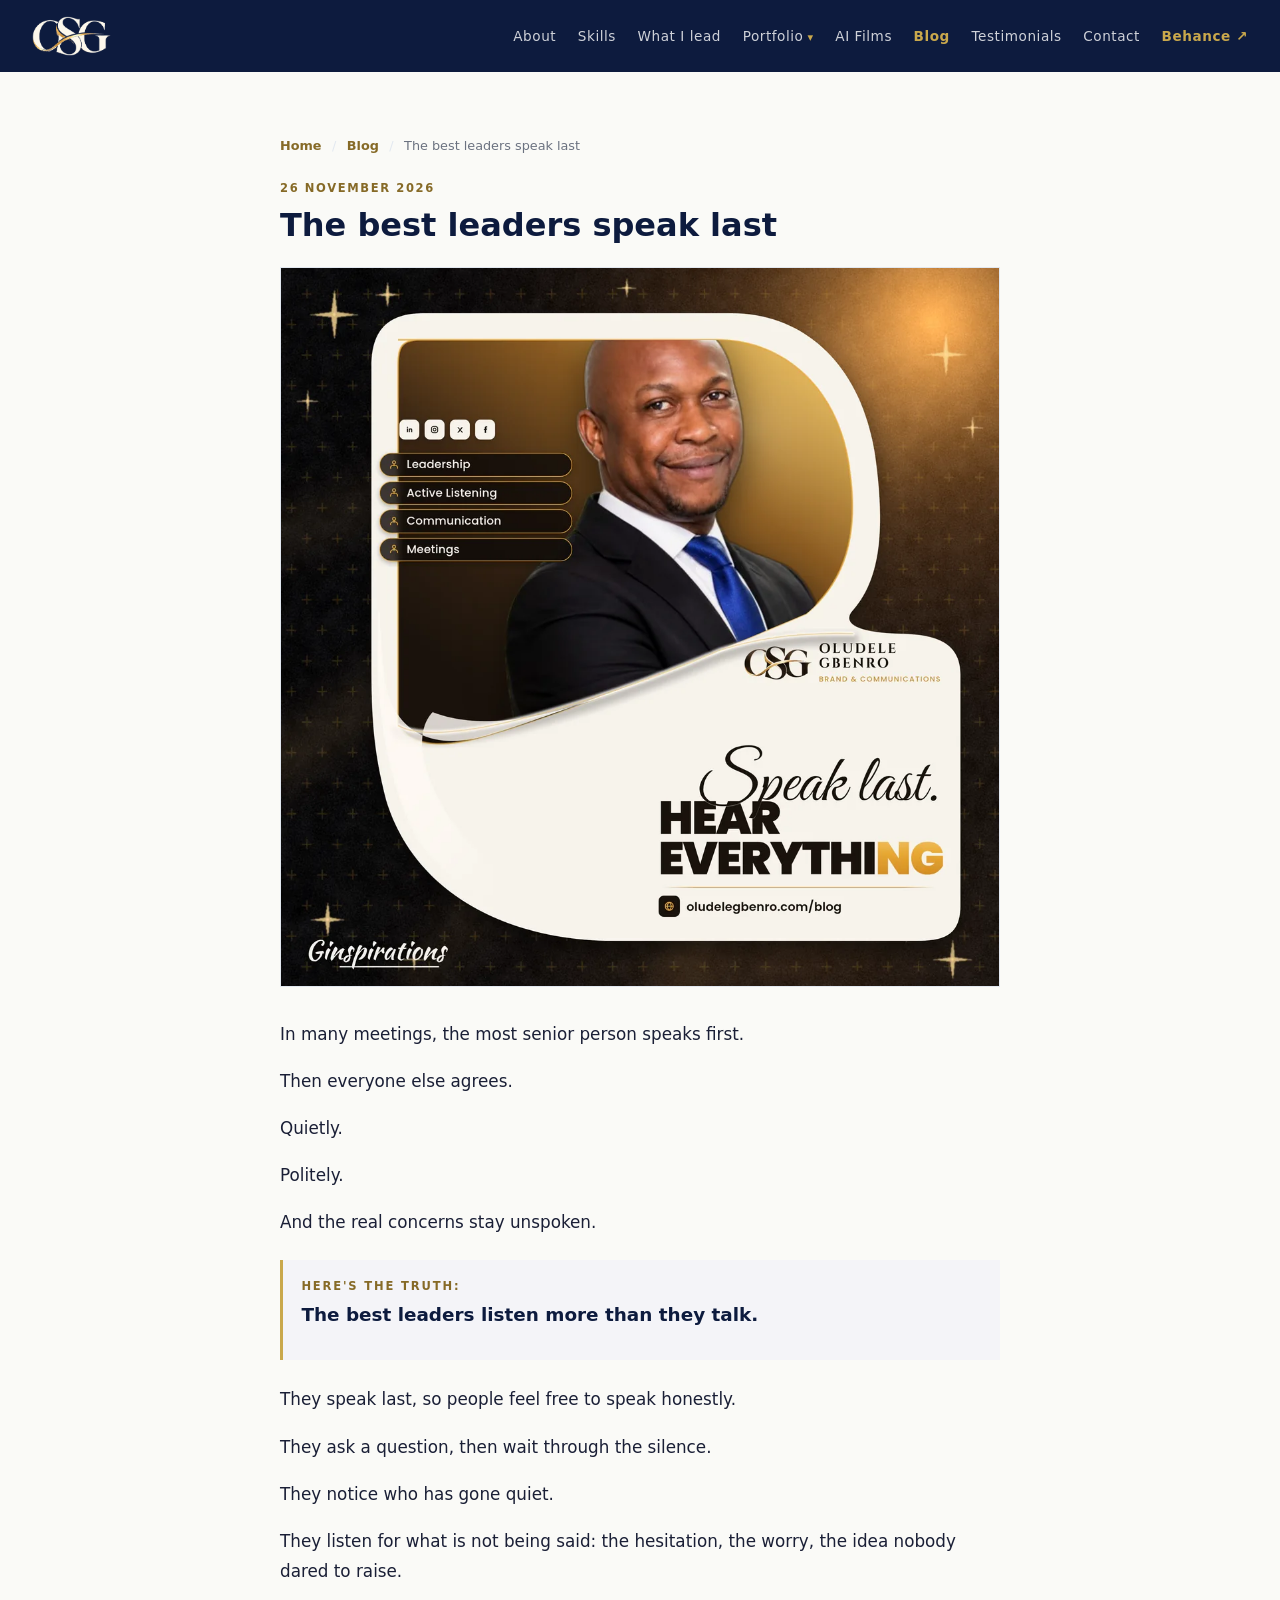
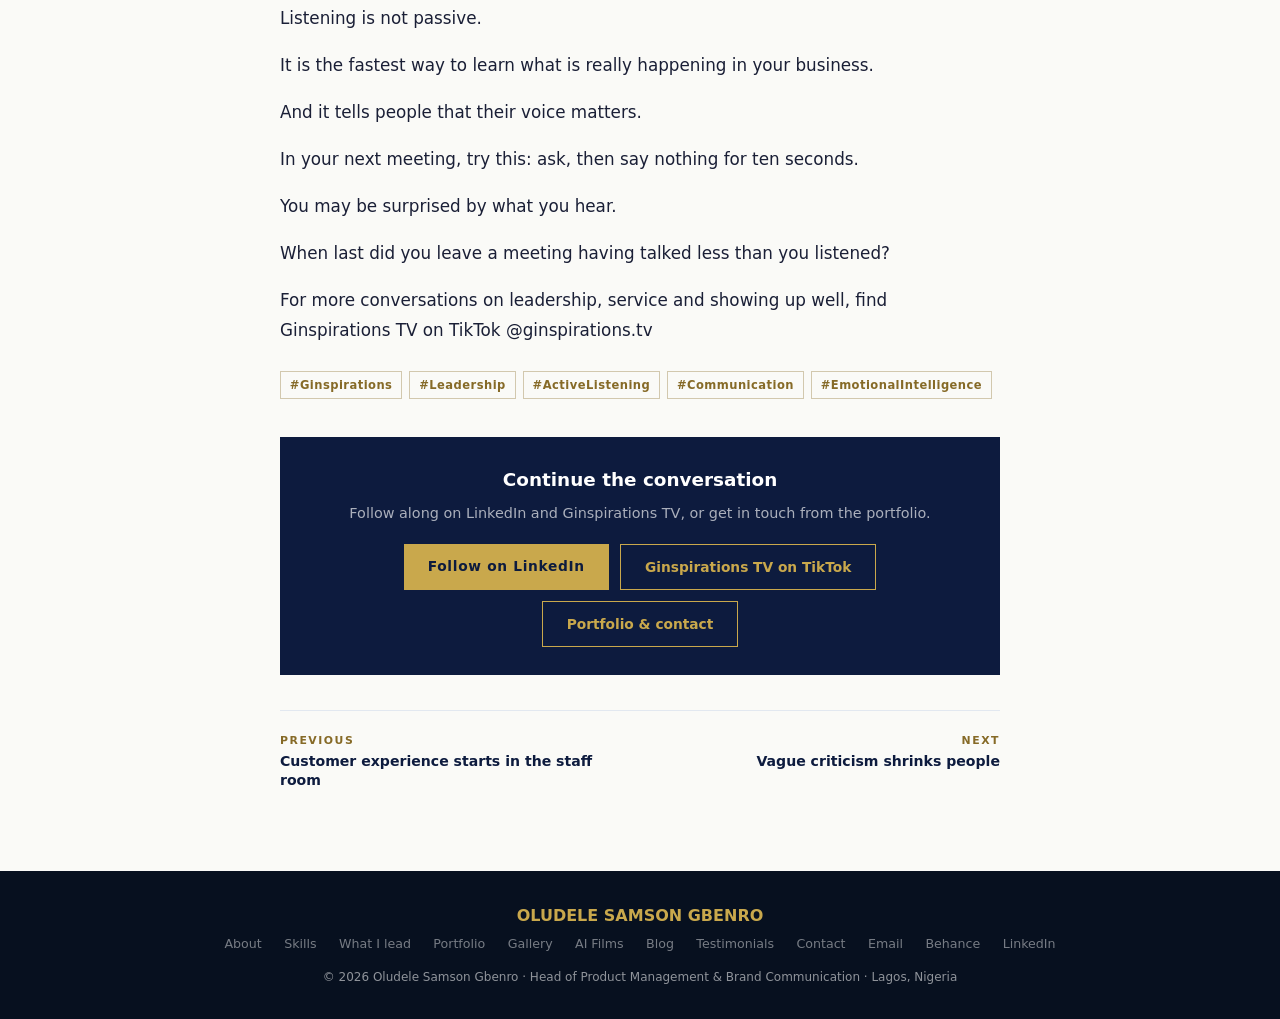
<file: blog/the-best-leaders-speak-last/index.html>
<!DOCTYPE html>
<html lang="en">
<head>
<meta charset="UTF-8">
<meta name="viewport" content="width=device-width, initial-scale=1.0">
<title>The best leaders speak last | Oludele Gbenro</title>
<meta name="description" content="In many meetings, the most senior person speaks first.">
<link rel="icon" href="/assets/img/favicon-osg.ico?v=2" sizes="any">
<link rel="icon" type="image/png" href="/assets/img/favicon-osg-32.png?v=2" sizes="32x32">
<link rel="apple-touch-icon" href="/assets/img/apple-touch-icon-osg.png?v=2">
<link rel="icon" type="image/png" href="/assets/img/icon-osg-512.png?v=2" sizes="512x512">
<link rel="stylesheet" href="/assets/css/blog.css">
<link rel="alternate" type="application/rss+xml" title="Oludele Gbenro — Blog" href="/blog/feed.xml">
<link rel="canonical" href="https://oludelegbenro.com/blog/the-best-leaders-speak-last/">
<meta property="og:type" content="article">
<meta property="og:site_name" content="Oludele Gbenro">
<meta property="og:title" content="The best leaders speak last | Oludele Gbenro">
<meta property="og:description" content="In many meetings, the most senior person speaks first.">
<meta property="og:url" content="https://oludelegbenro.com/blog/the-best-leaders-speak-last/">
<meta property="og:image" content="https://oludelegbenro.com/assets/blog/the-best-leaders-speak-last.jpg">
<meta property="og:image:secure_url" content="https://oludelegbenro.com/assets/blog/the-best-leaders-speak-last.jpg">
<meta property="og:image:type" content="image/jpeg">
<meta property="og:image:width" content="1080">
<meta property="og:image:height" content="1080">
<meta property="og:image:alt" content="The best leaders speak last">
<meta name="twitter:card" content="summary_large_image">
<meta name="twitter:title" content="The best leaders speak last | Oludele Gbenro">
<meta name="twitter:description" content="In many meetings, the most senior person speaks first.">
<meta name="twitter:image" content="https://oludelegbenro.com/assets/blog/the-best-leaders-speak-last.jpg">
</head>
<body>
<nav>
  <a class="logo" href="/" aria-label="Oludele Gbenro, home"><picture>
    <source type="image/webp" srcset="/assets/img/logo-osg-on-dark.webp">
    <img src="/assets/img/logo-osg-on-dark.png" width="79" height="40" alt="Oludele Samson Gbenro monogram">
  </picture></a>
  <button type="button" class="nav-toggle" aria-expanded="false" aria-controls="site-nav" aria-label="Menu"><span class="nav-toggle-bars" aria-hidden="true"></span></button>
  <ul class="nav-links" id="site-nav">
    <li><a href="/#about">About</a></li>
    <li><a href="/#skills">Skills</a></li>
    <li><a href="/#lead">What I lead</a></li>
    <li class="has-sub"><a href="/#portfolio" aria-haspopup="true" aria-expanded="false">Portfolio</a>
      <ul class="sub" aria-label="Portfolio submenu">
        <li><a href="/gallery.html">Gallery</a></li>
      </ul>
    </li>
    <li><a href="/#ai-films">AI Films</a></li>
    <li><a href="/blog/" aria-current="page">Blog</a></li>
    <li><a href="/#testimonials">Testimonials</a></li>
    <li><a href="/#contact">Contact</a></li>
    <li><a href="https://www.behance.net/deleg15" target="_blank" rel="noopener" style="color:var(--gold);font-weight:700">Behance ↗</a></li>
  </ul>
</nav>

<main>
<div class="blog-wrap">
  <article class="post">
    <p class="crumb"><a href="/">Home</a> <span>/</span> <a href="/blog/">Blog</a> <span>/</span> The best leaders speak last</p>
    <div class="post-date"><time datetime="2026-11-26">26 November 2026</time></div>
    <h1>The best leaders speak last</h1>
    <div class="post-hero">
      <picture>
        <source type="image/webp" srcset="/assets/blog/the-best-leaders-speak-last.webp">
        <img src="/assets/blog/the-best-leaders-speak-last.jpg" width="1080" height="1080" alt="The best leaders speak last">
      </picture>
    </div>
    <div class="post-body">
    <p>In many meetings, the most senior person speaks first.</p>
    <p>Then everyone else agrees.</p>
    <p>Quietly.</p>
    <p>Politely.</p>
    <p>And the real concerns stay unspoken.</p>
    <div class="post-truth"><span class="post-truth-label">Here's the truth:</span><p class="post-truth-line">The best leaders listen more than they talk.</p></div>
    <p>They speak last, so people feel free to speak honestly.</p>
    <p>They ask a question, then wait through the silence.</p>
    <p>They notice who has gone quiet.</p>
    <p>They listen for what is not being said: the hesitation, the worry, the idea nobody dared to raise.</p>
    <p>Listening is not passive.</p>
    <p>It is the fastest way to learn what is really happening in your business.</p>
    <p>And it tells people that their voice matters.</p>
    <p>In your next meeting, try this: ask, then say nothing for ten seconds.</p>
    <p>You may be surprised by what you hear.</p>
    <p>When last did you leave a meeting having talked less than you listened?</p>
    <p>For more conversations on leadership, service and showing up well, find Ginspirations TV on TikTok @ginspirations.tv</p>
    </div>
    <ul class="post-tags"><li>#Ginspirations</li><li>#Leadership</li><li>#ActiveListening</li><li>#Communication</li><li>#EmotionalIntelligence</li></ul>
    <div class="post-cta">
      <h2>Continue the conversation</h2>
      <p>Follow along on LinkedIn and Ginspirations TV, or get in touch from the portfolio.</p>
      <div class="post-cta-actions">
        <a class="btn-primary" href="https://www.linkedin.com/in/oludelegbenro" target="_blank" rel="noopener">Follow on LinkedIn</a>
        <a class="btn-outline" href="https://www.tiktok.com/@ginspirations.tv" target="_blank" rel="noopener">Ginspirations TV on TikTok</a>
        <a class="btn-outline" href="/#contact">Portfolio &amp; contact</a>
      </div>
    </div>
    <nav class="post-pager" aria-label="More posts"><a class="prev" rel="prev" href="/blog/customer-experience-starts-in-the-staff-room/"><span class="dir">Previous</span>Customer experience starts in the staff room</a><a class="next" rel="next" href="/blog/vague-criticism-shrinks-people/"><span class="dir">Next</span>Vague criticism shrinks people</a></nav>
  </article>
</div>

</main>
<footer>
  <div class="footer-name">OLUDELE SAMSON GBENRO</div>
  <div class="footer-links">
    <a href="/#about">About</a>
    <a href="/#skills">Skills</a>
    <a href="/#lead">What I lead</a>
    <a href="/#portfolio">Portfolio</a>
    <a href="/gallery.html">Gallery</a>
    <a href="/#ai-films">AI Films</a>
    <a href="/blog/">Blog</a>
    <a href="/#testimonials">Testimonials</a>
    <a href="/#contact">Contact</a>
    <a href="mailto:oludele.gbenro@gmail.com">Email</a>
    <a href="https://www.behance.net/deleg15" target="_blank" rel="noopener">Behance</a>
    <a href="https://www.linkedin.com/in/oludelegbenro" target="_blank" rel="noopener">LinkedIn</a>
  </div>
  <div class="footer-copy">&copy; 2026 Oludele Samson Gbenro · Head of Product Management &amp; Brand Communication · Lagos, Nigeria</div>
</footer>


<script>
(function(){
  var btn=document.querySelector('.nav-toggle');
  var links=document.querySelector('#site-nav');
  if(btn && links){
    btn.addEventListener('click', function(){
      var open=btn.getAttribute('aria-expanded')==='true';
      btn.setAttribute('aria-expanded', open?'false':'true');
      links.classList.toggle('is-open', !open);
    });
    links.querySelectorAll('a').forEach(function(a){
      a.addEventListener('click', function(){
        if(window.matchMedia('(max-width:880px)').matches){
          btn.setAttribute('aria-expanded','false');
          links.classList.remove('is-open');
        }
      });
    });
  }
  document.querySelectorAll('.has-sub').forEach(function(li){
    var t=li.querySelector(':scope > a');
    if(!t) return;
    if(!t.hasAttribute('aria-expanded')) t.setAttribute('aria-expanded','false');
    function open(){t.setAttribute('aria-expanded','true');}
    function close(){t.setAttribute('aria-expanded','false');}
    li.addEventListener('mouseenter', open);
    li.addEventListener('mouseleave', close);
    li.addEventListener('focusin', open);
    li.addEventListener('focusout', function(e){
      if(!li.contains(e.relatedTarget)) close();
    });
  });
})();
</script>

<!-- Cloudflare Web Analytics --><script type='module' src='https://static.cloudflareinsights.com/beacon.min.js' data-cf-beacon='{"token": "ed37141234864c09a4eef9b2cd241694"}'></script><!-- End Cloudflare Web Analytics -->
</body>
</html>
</file>
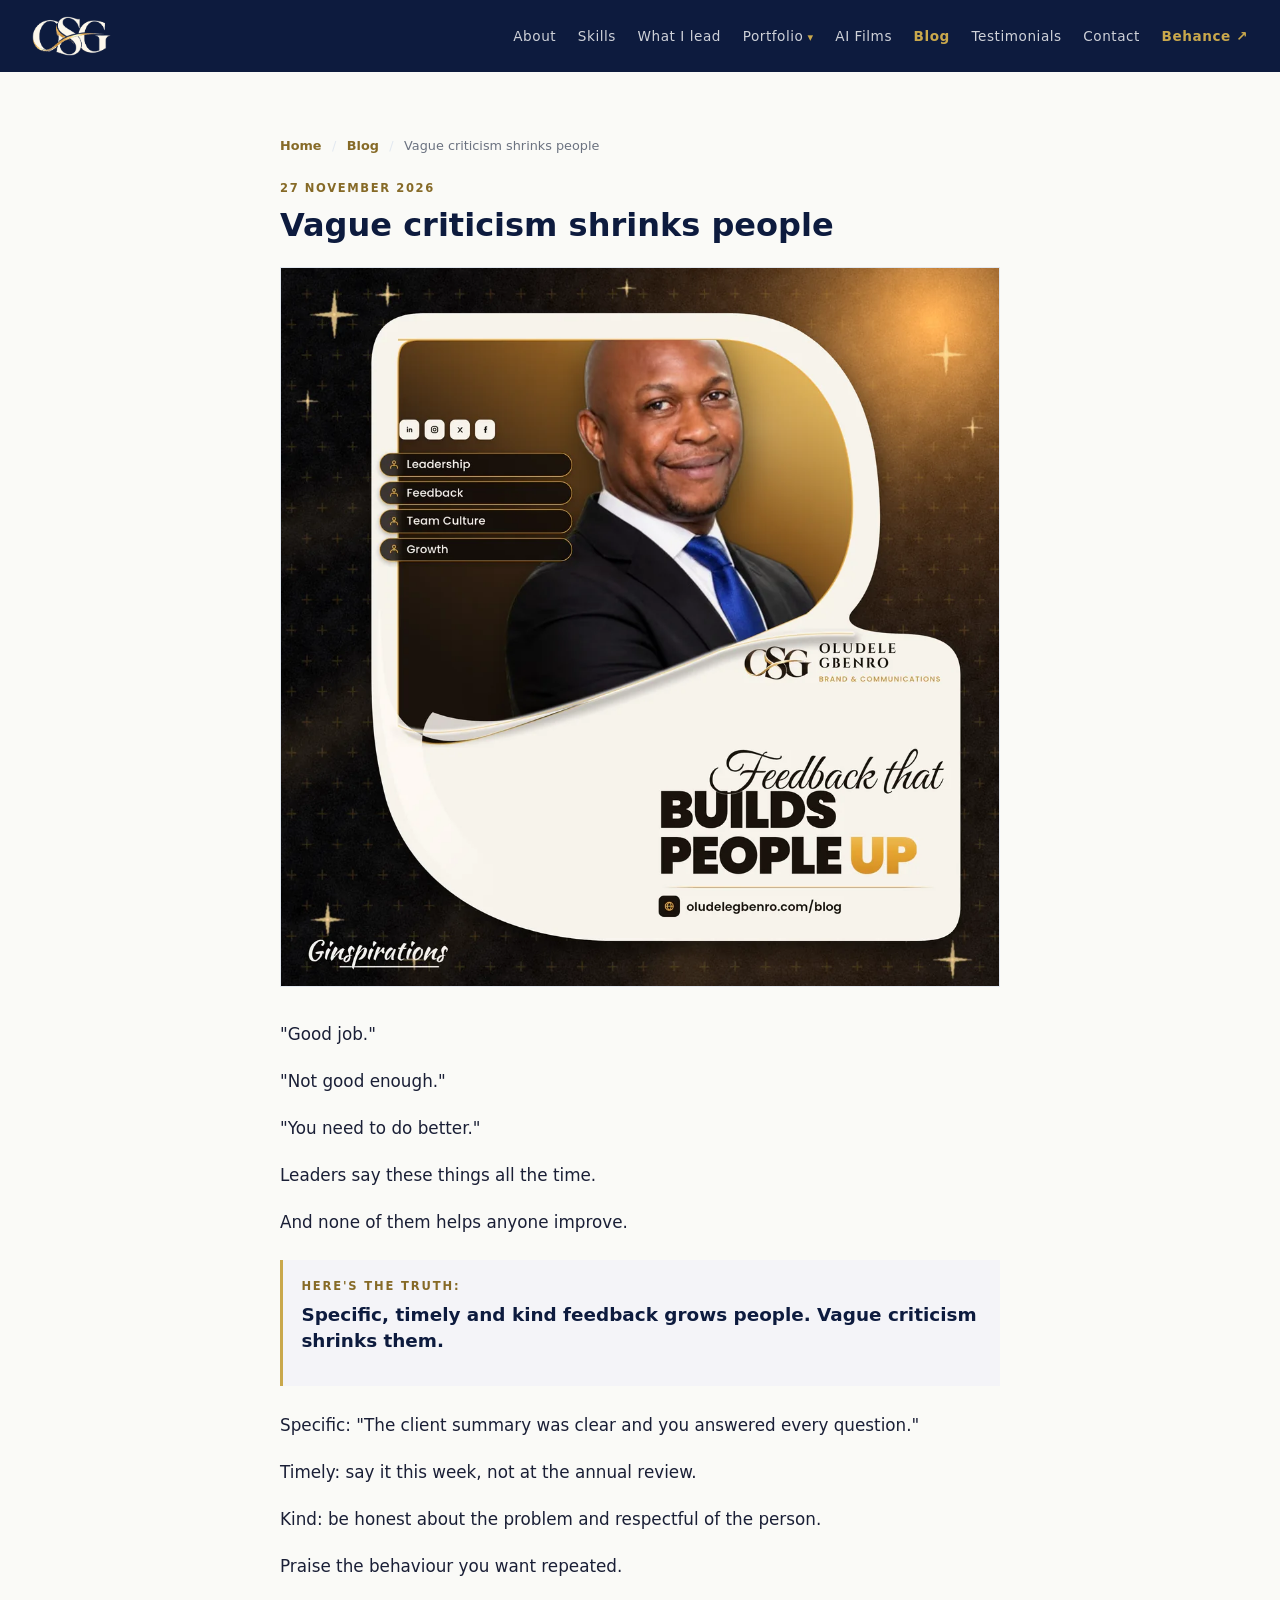
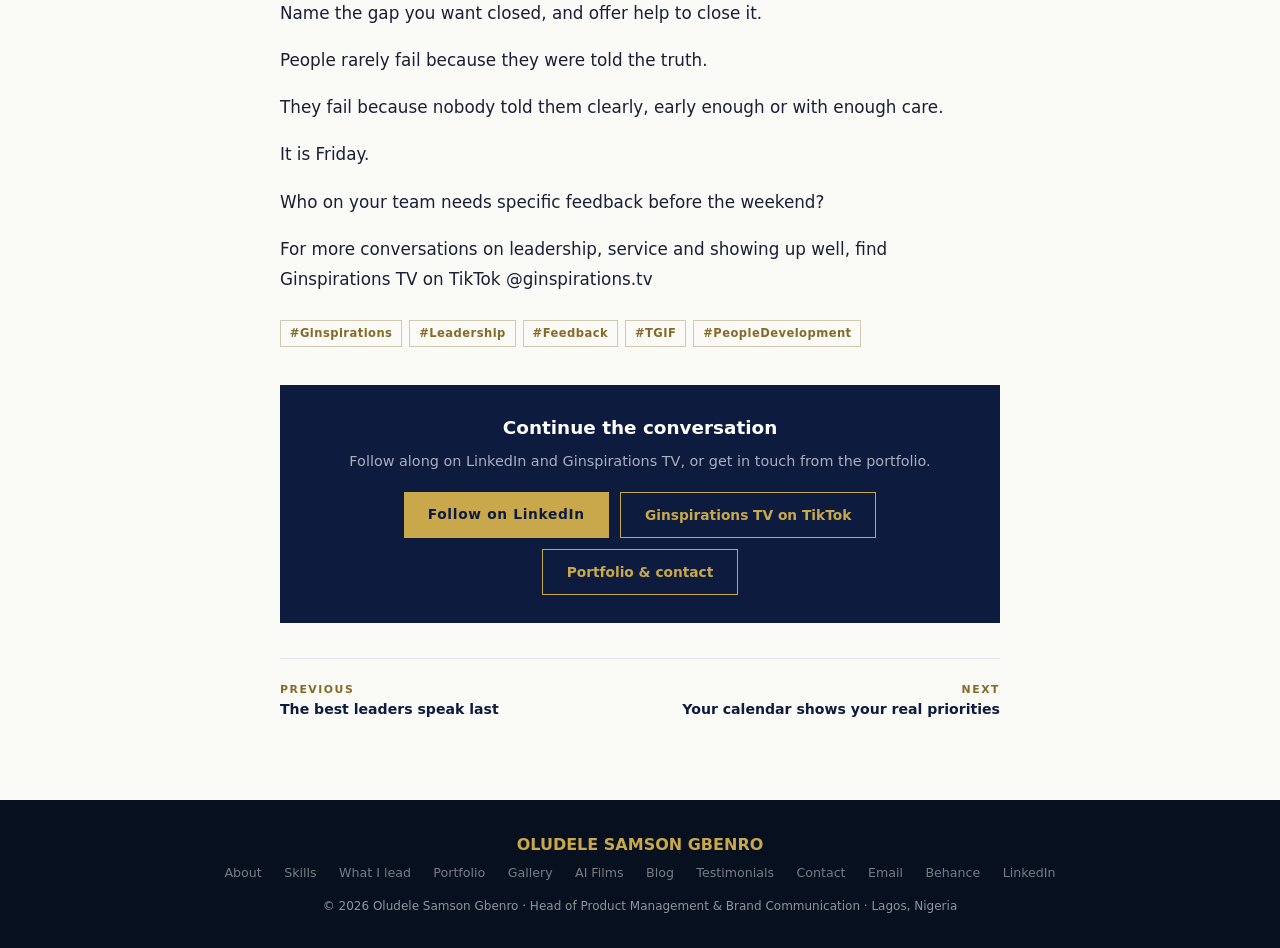
<file: blog/vague-criticism-shrinks-people/index.html>
<!DOCTYPE html>
<html lang="en">
<head>
<meta charset="UTF-8">
<meta name="viewport" content="width=device-width, initial-scale=1.0">
<title>Vague criticism shrinks people | Oludele Gbenro</title>
<meta name="description" content="&quot;Good job.&quot; &quot;Not good enough.&quot; &quot;You need to do better.&quot; Leaders say these things all the time.">
<link rel="icon" href="/assets/img/favicon-osg.ico?v=2" sizes="any">
<link rel="icon" type="image/png" href="/assets/img/favicon-osg-32.png?v=2" sizes="32x32">
<link rel="apple-touch-icon" href="/assets/img/apple-touch-icon-osg.png?v=2">
<link rel="icon" type="image/png" href="/assets/img/icon-osg-512.png?v=2" sizes="512x512">
<link rel="stylesheet" href="/assets/css/blog.css">
<link rel="alternate" type="application/rss+xml" title="Oludele Gbenro — Blog" href="/blog/feed.xml">
<link rel="canonical" href="https://oludelegbenro.com/blog/vague-criticism-shrinks-people/">
<meta property="og:type" content="article">
<meta property="og:site_name" content="Oludele Gbenro">
<meta property="og:title" content="Vague criticism shrinks people | Oludele Gbenro">
<meta property="og:description" content="&quot;Good job.&quot; &quot;Not good enough.&quot; &quot;You need to do better.&quot; Leaders say these things all the time.">
<meta property="og:url" content="https://oludelegbenro.com/blog/vague-criticism-shrinks-people/">
<meta property="og:image" content="https://oludelegbenro.com/assets/blog/vague-criticism-shrinks-people.jpg">
<meta property="og:image:secure_url" content="https://oludelegbenro.com/assets/blog/vague-criticism-shrinks-people.jpg">
<meta property="og:image:type" content="image/jpeg">
<meta property="og:image:width" content="1080">
<meta property="og:image:height" content="1080">
<meta property="og:image:alt" content="Vague criticism shrinks people">
<meta name="twitter:card" content="summary_large_image">
<meta name="twitter:title" content="Vague criticism shrinks people | Oludele Gbenro">
<meta name="twitter:description" content="&quot;Good job.&quot; &quot;Not good enough.&quot; &quot;You need to do better.&quot; Leaders say these things all the time.">
<meta name="twitter:image" content="https://oludelegbenro.com/assets/blog/vague-criticism-shrinks-people.jpg">
</head>
<body>
<nav>
  <a class="logo" href="/" aria-label="Oludele Gbenro, home"><picture>
    <source type="image/webp" srcset="/assets/img/logo-osg-on-dark.webp">
    <img src="/assets/img/logo-osg-on-dark.png" width="79" height="40" alt="Oludele Samson Gbenro monogram">
  </picture></a>
  <button type="button" class="nav-toggle" aria-expanded="false" aria-controls="site-nav" aria-label="Menu"><span class="nav-toggle-bars" aria-hidden="true"></span></button>
  <ul class="nav-links" id="site-nav">
    <li><a href="/#about">About</a></li>
    <li><a href="/#skills">Skills</a></li>
    <li><a href="/#lead">What I lead</a></li>
    <li class="has-sub"><a href="/#portfolio" aria-haspopup="true" aria-expanded="false">Portfolio</a>
      <ul class="sub" aria-label="Portfolio submenu">
        <li><a href="/gallery.html">Gallery</a></li>
      </ul>
    </li>
    <li><a href="/#ai-films">AI Films</a></li>
    <li><a href="/blog/" aria-current="page">Blog</a></li>
    <li><a href="/#testimonials">Testimonials</a></li>
    <li><a href="/#contact">Contact</a></li>
    <li><a href="https://www.behance.net/deleg15" target="_blank" rel="noopener" style="color:var(--gold);font-weight:700">Behance ↗</a></li>
  </ul>
</nav>

<main>
<div class="blog-wrap">
  <article class="post">
    <p class="crumb"><a href="/">Home</a> <span>/</span> <a href="/blog/">Blog</a> <span>/</span> Vague criticism shrinks people</p>
    <div class="post-date"><time datetime="2026-11-27">27 November 2026</time></div>
    <h1>Vague criticism shrinks people</h1>
    <div class="post-hero">
      <picture>
        <source type="image/webp" srcset="/assets/blog/vague-criticism-shrinks-people.webp">
        <img src="/assets/blog/vague-criticism-shrinks-people.jpg" width="1080" height="1080" alt="Vague criticism shrinks people">
      </picture>
    </div>
    <div class="post-body">
    <p>&quot;Good job.&quot;</p>
    <p>&quot;Not good enough.&quot;</p>
    <p>&quot;You need to do better.&quot;</p>
    <p>Leaders say these things all the time.</p>
    <p>And none of them helps anyone improve.</p>
    <div class="post-truth"><span class="post-truth-label">Here's the truth:</span><p class="post-truth-line">Specific, timely and kind feedback grows people. Vague criticism shrinks them.</p></div>
    <p>Specific: &quot;The client summary was clear and you answered every question.&quot;</p>
    <p>Timely: say it this week, not at the annual review.</p>
    <p>Kind: be honest about the problem and respectful of the person.</p>
    <p>Praise the behaviour you want repeated.</p>
    <p>Name the gap you want closed, and offer help to close it.</p>
    <p>People rarely fail because they were told the truth.</p>
    <p>They fail because nobody told them clearly, early enough or with enough care.</p>
    <p>It is Friday.</p>
    <p>Who on your team needs specific feedback before the weekend?</p>
    <p>For more conversations on leadership, service and showing up well, find Ginspirations TV on TikTok @ginspirations.tv</p>
    </div>
    <ul class="post-tags"><li>#Ginspirations</li><li>#Leadership</li><li>#Feedback</li><li>#TGIF</li><li>#PeopleDevelopment</li></ul>
    <div class="post-cta">
      <h2>Continue the conversation</h2>
      <p>Follow along on LinkedIn and Ginspirations TV, or get in touch from the portfolio.</p>
      <div class="post-cta-actions">
        <a class="btn-primary" href="https://www.linkedin.com/in/oludelegbenro" target="_blank" rel="noopener">Follow on LinkedIn</a>
        <a class="btn-outline" href="https://www.tiktok.com/@ginspirations.tv" target="_blank" rel="noopener">Ginspirations TV on TikTok</a>
        <a class="btn-outline" href="/#contact">Portfolio &amp; contact</a>
      </div>
    </div>
    <nav class="post-pager" aria-label="More posts"><a class="prev" rel="prev" href="/blog/the-best-leaders-speak-last/"><span class="dir">Previous</span>The best leaders speak last</a><a class="next" rel="next" href="/blog/your-calendar-shows-your-real-priorities/"><span class="dir">Next</span>Your calendar shows your real priorities</a></nav>
  </article>
</div>

</main>
<footer>
  <div class="footer-name">OLUDELE SAMSON GBENRO</div>
  <div class="footer-links">
    <a href="/#about">About</a>
    <a href="/#skills">Skills</a>
    <a href="/#lead">What I lead</a>
    <a href="/#portfolio">Portfolio</a>
    <a href="/gallery.html">Gallery</a>
    <a href="/#ai-films">AI Films</a>
    <a href="/blog/">Blog</a>
    <a href="/#testimonials">Testimonials</a>
    <a href="/#contact">Contact</a>
    <a href="mailto:oludele.gbenro@gmail.com">Email</a>
    <a href="https://www.behance.net/deleg15" target="_blank" rel="noopener">Behance</a>
    <a href="https://www.linkedin.com/in/oludelegbenro" target="_blank" rel="noopener">LinkedIn</a>
  </div>
  <div class="footer-copy">&copy; 2026 Oludele Samson Gbenro · Head of Product Management &amp; Brand Communication · Lagos, Nigeria</div>
</footer>


<script>
(function(){
  var btn=document.querySelector('.nav-toggle');
  var links=document.querySelector('#site-nav');
  if(btn && links){
    btn.addEventListener('click', function(){
      var open=btn.getAttribute('aria-expanded')==='true';
      btn.setAttribute('aria-expanded', open?'false':'true');
      links.classList.toggle('is-open', !open);
    });
    links.querySelectorAll('a').forEach(function(a){
      a.addEventListener('click', function(){
        if(window.matchMedia('(max-width:880px)').matches){
          btn.setAttribute('aria-expanded','false');
          links.classList.remove('is-open');
        }
      });
    });
  }
  document.querySelectorAll('.has-sub').forEach(function(li){
    var t=li.querySelector(':scope > a');
    if(!t) return;
    if(!t.hasAttribute('aria-expanded')) t.setAttribute('aria-expanded','false');
    function open(){t.setAttribute('aria-expanded','true');}
    function close(){t.setAttribute('aria-expanded','false');}
    li.addEventListener('mouseenter', open);
    li.addEventListener('mouseleave', close);
    li.addEventListener('focusin', open);
    li.addEventListener('focusout', function(e){
      if(!li.contains(e.relatedTarget)) close();
    });
  });
})();
</script>

<!-- Cloudflare Web Analytics --><script type='module' src='https://static.cloudflareinsights.com/beacon.min.js' data-cf-beacon='{"token": "ed37141234864c09a4eef9b2cd241694"}'></script><!-- End Cloudflare Web Analytics -->
</body>
</html>
</file>
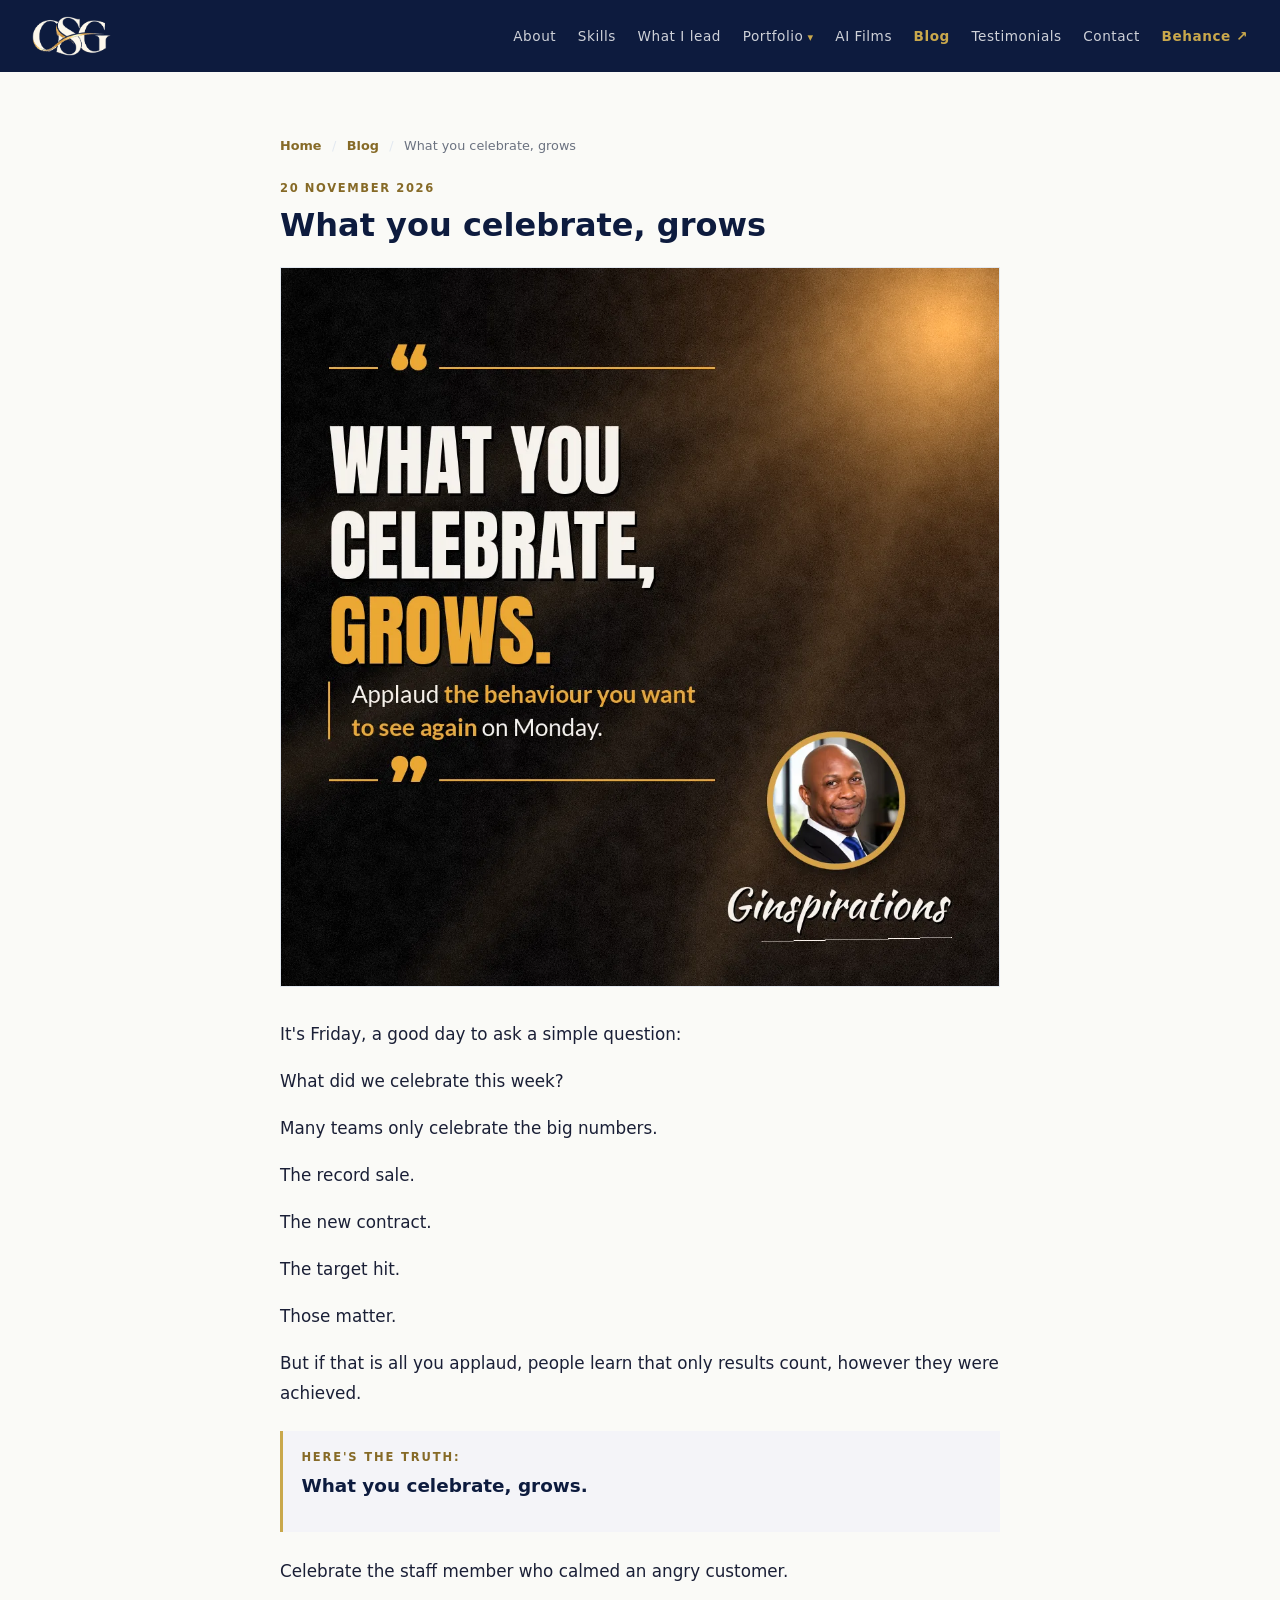
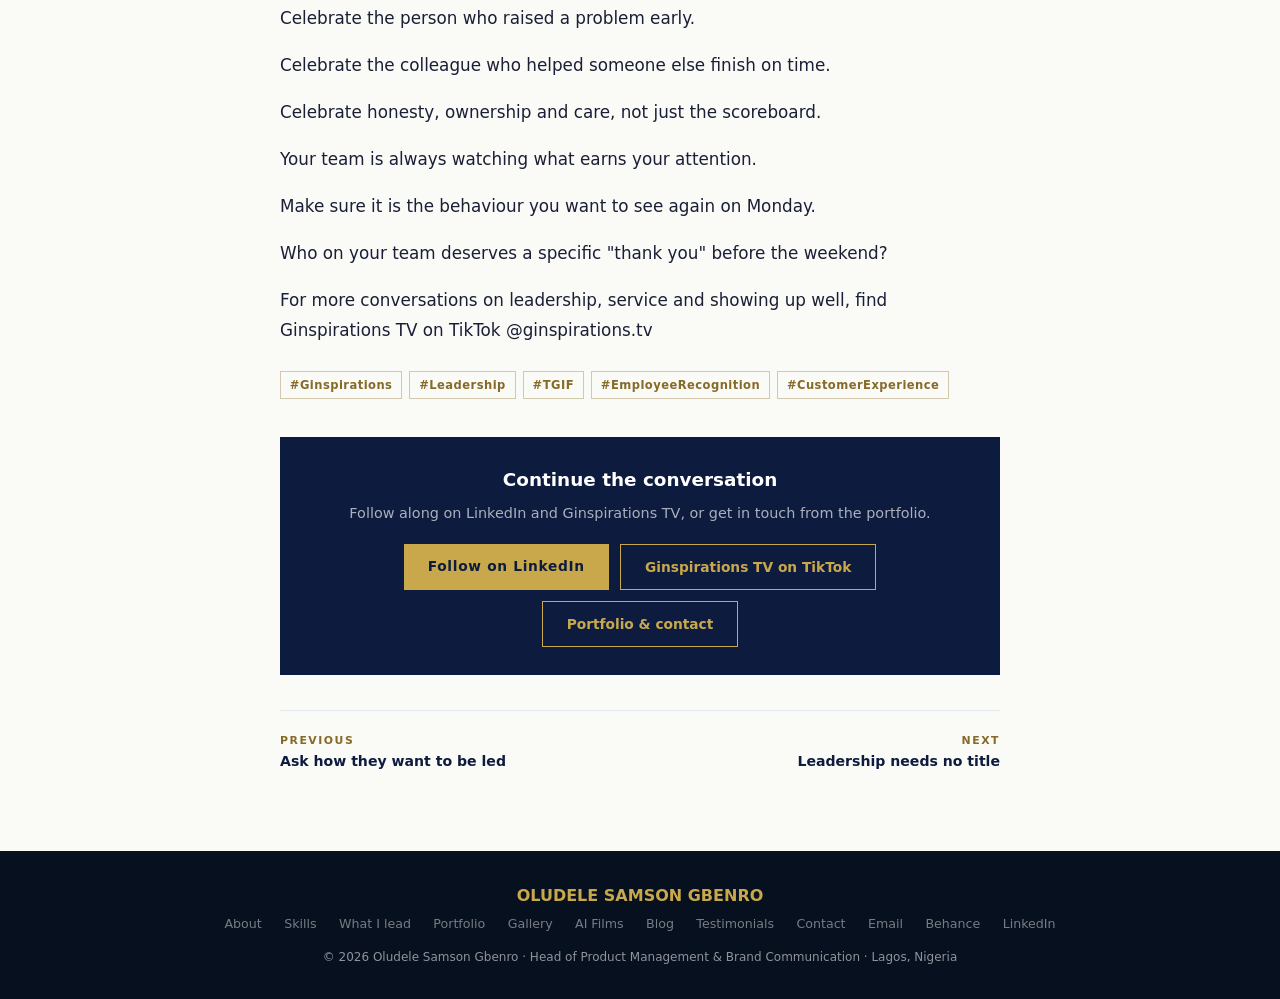
<file: blog/what-you-celebrate-grows/index.html>
<!DOCTYPE html>
<html lang="en">
<head>
<meta charset="UTF-8">
<meta name="viewport" content="width=device-width, initial-scale=1.0">
<title>What you celebrate, grows | Oludele Gbenro</title>
<meta name="description" content="It&#x27;s Friday, a good day to ask a simple question: What did we celebrate this week?">
<link rel="icon" href="/assets/img/favicon-osg.ico?v=2" sizes="any">
<link rel="icon" type="image/png" href="/assets/img/favicon-osg-32.png?v=2" sizes="32x32">
<link rel="apple-touch-icon" href="/assets/img/apple-touch-icon-osg.png?v=2">
<link rel="icon" type="image/png" href="/assets/img/icon-osg-512.png?v=2" sizes="512x512">
<link rel="stylesheet" href="/assets/css/blog.css">
<link rel="alternate" type="application/rss+xml" title="Oludele Gbenro — Blog" href="/blog/feed.xml">
<link rel="canonical" href="https://oludelegbenro.com/blog/what-you-celebrate-grows/">
<meta property="og:type" content="article">
<meta property="og:site_name" content="Oludele Gbenro">
<meta property="og:title" content="What you celebrate, grows | Oludele Gbenro">
<meta property="og:description" content="It&#x27;s Friday, a good day to ask a simple question: What did we celebrate this week?">
<meta property="og:url" content="https://oludelegbenro.com/blog/what-you-celebrate-grows/">
<meta property="og:image" content="https://oludelegbenro.com/assets/blog/what-you-celebrate-grows.jpg">
<meta property="og:image:secure_url" content="https://oludelegbenro.com/assets/blog/what-you-celebrate-grows.jpg">
<meta property="og:image:type" content="image/jpeg">
<meta property="og:image:width" content="1080">
<meta property="og:image:height" content="1080">
<meta property="og:image:alt" content="What you celebrate, grows">
<meta name="twitter:card" content="summary_large_image">
<meta name="twitter:title" content="What you celebrate, grows | Oludele Gbenro">
<meta name="twitter:description" content="It&#x27;s Friday, a good day to ask a simple question: What did we celebrate this week?">
<meta name="twitter:image" content="https://oludelegbenro.com/assets/blog/what-you-celebrate-grows.jpg">
</head>
<body>
<nav>
  <a class="logo" href="/" aria-label="Oludele Gbenro, home"><picture>
    <source type="image/webp" srcset="/assets/img/logo-osg-on-dark.webp">
    <img src="/assets/img/logo-osg-on-dark.png" width="79" height="40" alt="Oludele Samson Gbenro monogram">
  </picture></a>
  <button type="button" class="nav-toggle" aria-expanded="false" aria-controls="site-nav" aria-label="Menu"><span class="nav-toggle-bars" aria-hidden="true"></span></button>
  <ul class="nav-links" id="site-nav">
    <li><a href="/#about">About</a></li>
    <li><a href="/#skills">Skills</a></li>
    <li><a href="/#lead">What I lead</a></li>
    <li class="has-sub"><a href="/#portfolio" aria-haspopup="true" aria-expanded="false">Portfolio</a>
      <ul class="sub" aria-label="Portfolio submenu">
        <li><a href="/gallery.html">Gallery</a></li>
      </ul>
    </li>
    <li><a href="/#ai-films">AI Films</a></li>
    <li><a href="/blog/" aria-current="page">Blog</a></li>
    <li><a href="/#testimonials">Testimonials</a></li>
    <li><a href="/#contact">Contact</a></li>
    <li><a href="https://www.behance.net/deleg15" target="_blank" rel="noopener" style="color:var(--gold);font-weight:700">Behance ↗</a></li>
  </ul>
</nav>

<main>
<div class="blog-wrap">
  <article class="post">
    <p class="crumb"><a href="/">Home</a> <span>/</span> <a href="/blog/">Blog</a> <span>/</span> What you celebrate, grows</p>
    <div class="post-date"><time datetime="2026-11-20">20 November 2026</time></div>
    <h1>What you celebrate, grows</h1>
    <div class="post-hero">
      <picture>
        <source type="image/webp" srcset="/assets/blog/what-you-celebrate-grows.webp">
        <img src="/assets/blog/what-you-celebrate-grows.jpg" width="1080" height="1080" alt="What you celebrate, grows">
      </picture>
    </div>
    <div class="post-body">
    <p>It&#x27;s Friday, a good day to ask a simple question:</p>
    <p>What did we celebrate this week?</p>
    <p>Many teams only celebrate the big numbers.</p>
    <p>The record sale.</p>
    <p>The new contract.</p>
    <p>The target hit.</p>
    <p>Those matter.</p>
    <p>But if that is all you applaud, people learn that only results count, however they were achieved.</p>
    <div class="post-truth"><span class="post-truth-label">Here's the truth:</span><p class="post-truth-line">What you celebrate, grows.</p></div>
    <p>Celebrate the staff member who calmed an angry customer.</p>
    <p>Celebrate the person who raised a problem early.</p>
    <p>Celebrate the colleague who helped someone else finish on time.</p>
    <p>Celebrate honesty, ownership and care, not just the scoreboard.</p>
    <p>Your team is always watching what earns your attention.</p>
    <p>Make sure it is the behaviour you want to see again on Monday.</p>
    <p>Who on your team deserves a specific &quot;thank you&quot; before the weekend?</p>
    <p>For more conversations on leadership, service and showing up well, find Ginspirations TV on TikTok @ginspirations.tv</p>
    </div>
    <ul class="post-tags"><li>#Ginspirations</li><li>#Leadership</li><li>#TGIF</li><li>#EmployeeRecognition</li><li>#CustomerExperience</li></ul>
    <div class="post-cta">
      <h2>Continue the conversation</h2>
      <p>Follow along on LinkedIn and Ginspirations TV, or get in touch from the portfolio.</p>
      <div class="post-cta-actions">
        <a class="btn-primary" href="https://www.linkedin.com/in/oludelegbenro" target="_blank" rel="noopener">Follow on LinkedIn</a>
        <a class="btn-outline" href="https://www.tiktok.com/@ginspirations.tv" target="_blank" rel="noopener">Ginspirations TV on TikTok</a>
        <a class="btn-outline" href="/#contact">Portfolio &amp; contact</a>
      </div>
    </div>
    <nav class="post-pager" aria-label="More posts"><a class="prev" rel="prev" href="/blog/ask-how-they-want-to-be-led/"><span class="dir">Previous</span>Ask how they want to be led</a><a class="next" rel="next" href="/blog/leadership-needs-no-title/"><span class="dir">Next</span>Leadership needs no title</a></nav>
  </article>
</div>

</main>
<footer>
  <div class="footer-name">OLUDELE SAMSON GBENRO</div>
  <div class="footer-links">
    <a href="/#about">About</a>
    <a href="/#skills">Skills</a>
    <a href="/#lead">What I lead</a>
    <a href="/#portfolio">Portfolio</a>
    <a href="/gallery.html">Gallery</a>
    <a href="/#ai-films">AI Films</a>
    <a href="/blog/">Blog</a>
    <a href="/#testimonials">Testimonials</a>
    <a href="/#contact">Contact</a>
    <a href="mailto:oludele.gbenro@gmail.com">Email</a>
    <a href="https://www.behance.net/deleg15" target="_blank" rel="noopener">Behance</a>
    <a href="https://www.linkedin.com/in/oludelegbenro" target="_blank" rel="noopener">LinkedIn</a>
  </div>
  <div class="footer-copy">&copy; 2026 Oludele Samson Gbenro · Head of Product Management &amp; Brand Communication · Lagos, Nigeria</div>
</footer>


<script>
(function(){
  var btn=document.querySelector('.nav-toggle');
  var links=document.querySelector('#site-nav');
  if(btn && links){
    btn.addEventListener('click', function(){
      var open=btn.getAttribute('aria-expanded')==='true';
      btn.setAttribute('aria-expanded', open?'false':'true');
      links.classList.toggle('is-open', !open);
    });
    links.querySelectorAll('a').forEach(function(a){
      a.addEventListener('click', function(){
        if(window.matchMedia('(max-width:880px)').matches){
          btn.setAttribute('aria-expanded','false');
          links.classList.remove('is-open');
        }
      });
    });
  }
  document.querySelectorAll('.has-sub').forEach(function(li){
    var t=li.querySelector(':scope > a');
    if(!t) return;
    if(!t.hasAttribute('aria-expanded')) t.setAttribute('aria-expanded','false');
    function open(){t.setAttribute('aria-expanded','true');}
    function close(){t.setAttribute('aria-expanded','false');}
    li.addEventListener('mouseenter', open);
    li.addEventListener('mouseleave', close);
    li.addEventListener('focusin', open);
    li.addEventListener('focusout', function(e){
      if(!li.contains(e.relatedTarget)) close();
    });
  });
})();
</script>

<!-- Cloudflare Web Analytics --><script type='module' src='https://static.cloudflareinsights.com/beacon.min.js' data-cf-beacon='{"token": "ed37141234864c09a4eef9b2cd241694"}'></script><!-- End Cloudflare Web Analytics -->
</body>
</html>
</file>
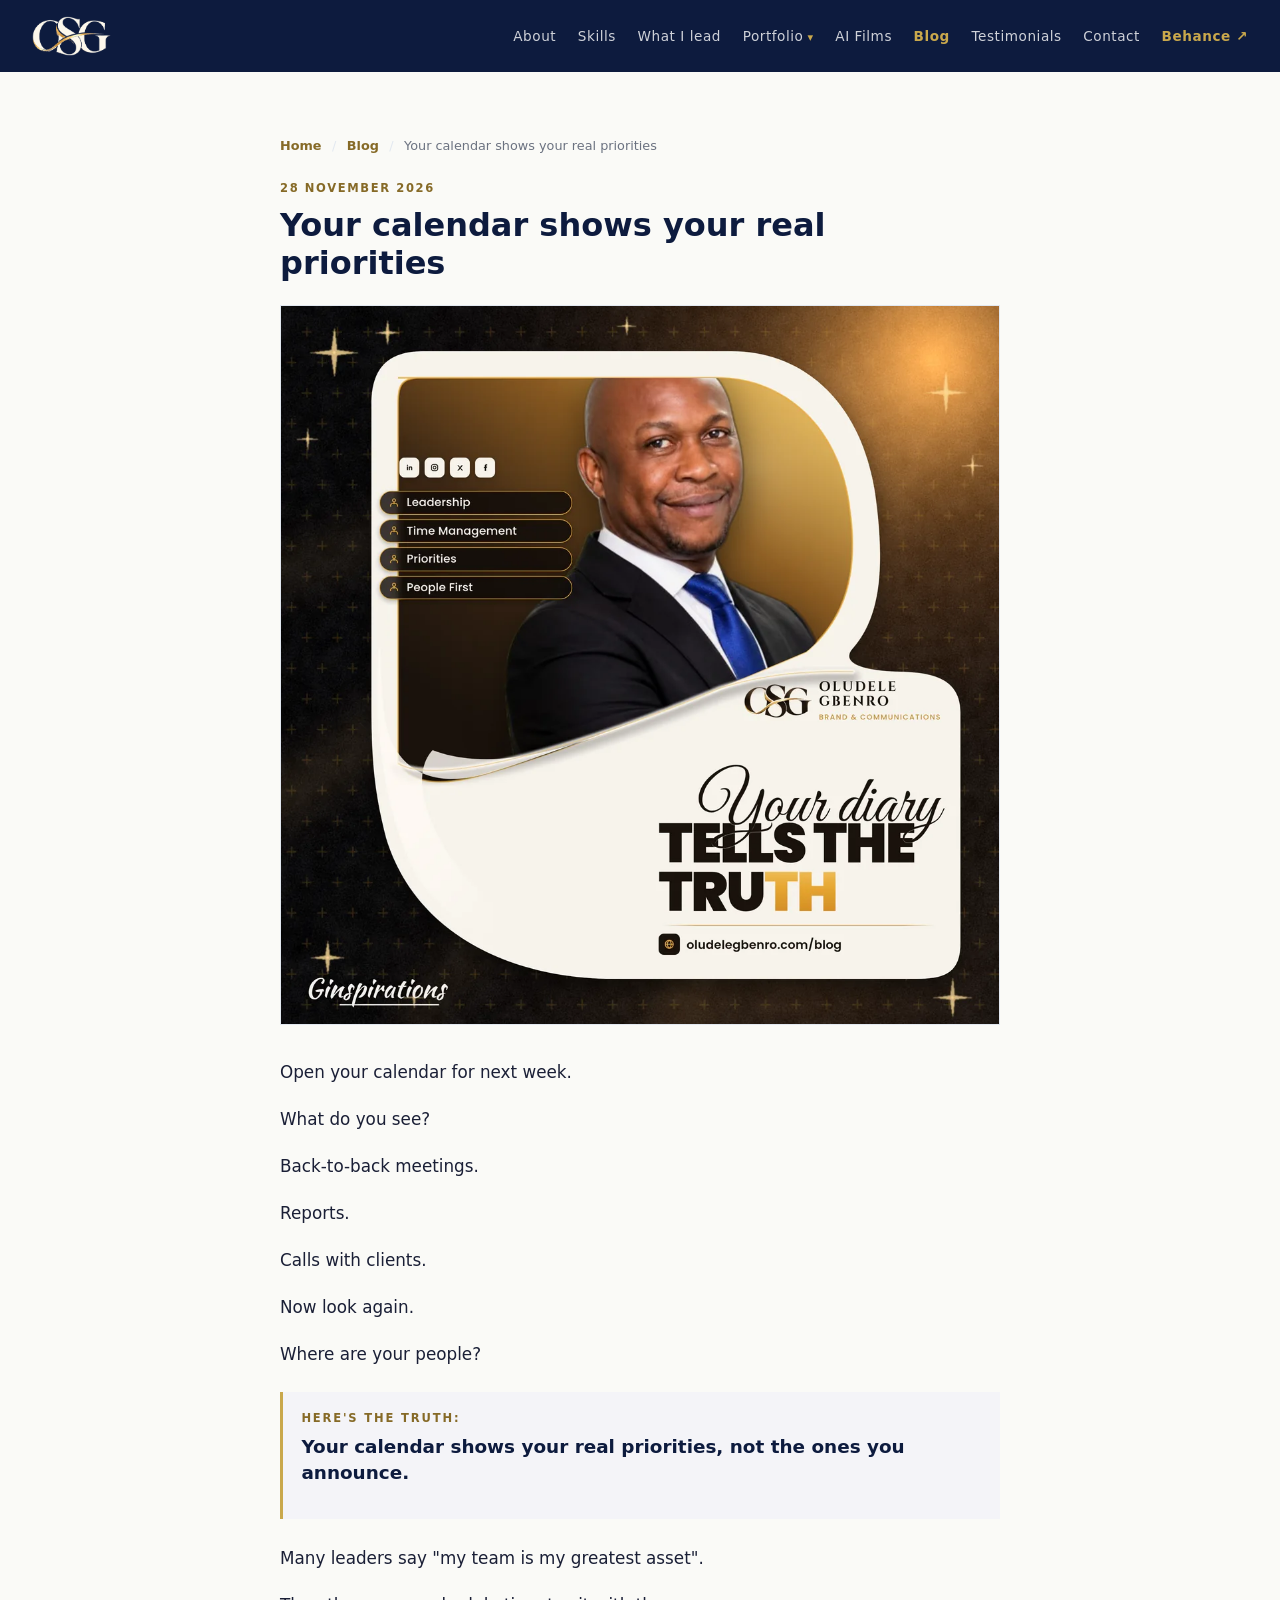
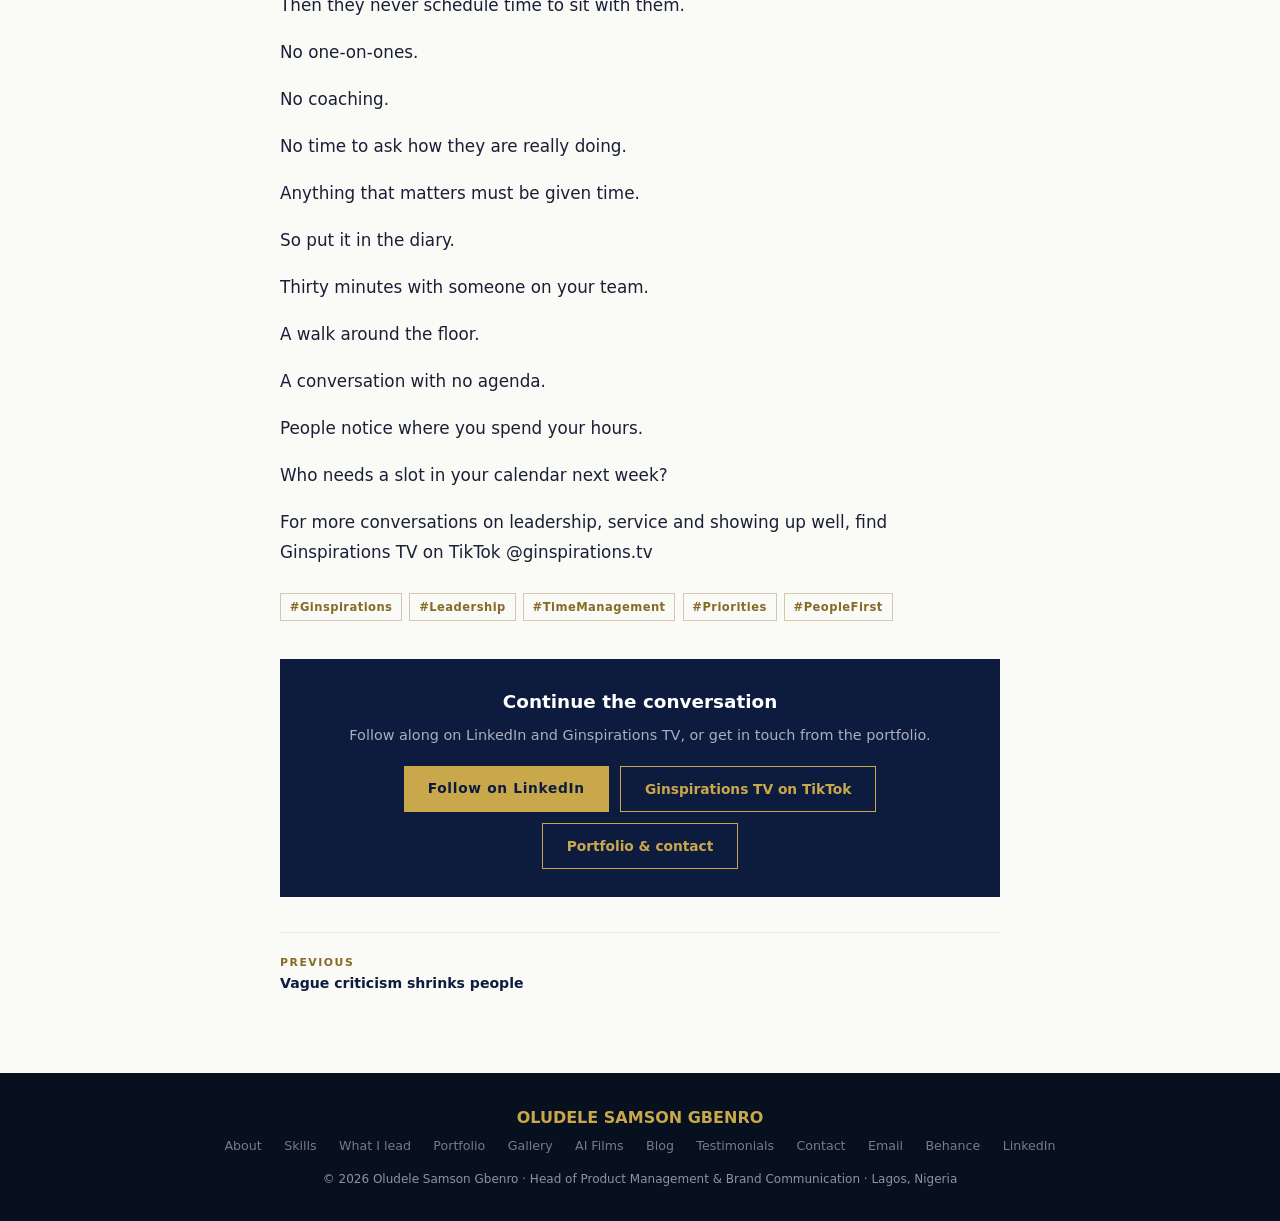
<file: blog/your-calendar-shows-your-real-priorities/index.html>
<!DOCTYPE html>
<html lang="en">
<head>
<meta charset="UTF-8">
<meta name="viewport" content="width=device-width, initial-scale=1.0">
<title>Your calendar shows your real priorities | Oludele Gbenro</title>
<meta name="description" content="Open your calendar for next week. What do you see? Back-to-back meetings. Reports. Calls with clients.">
<link rel="icon" href="/assets/img/favicon-osg.ico?v=2" sizes="any">
<link rel="icon" type="image/png" href="/assets/img/favicon-osg-32.png?v=2" sizes="32x32">
<link rel="apple-touch-icon" href="/assets/img/apple-touch-icon-osg.png?v=2">
<link rel="icon" type="image/png" href="/assets/img/icon-osg-512.png?v=2" sizes="512x512">
<link rel="stylesheet" href="/assets/css/blog.css">
<link rel="alternate" type="application/rss+xml" title="Oludele Gbenro — Blog" href="/blog/feed.xml">
<link rel="canonical" href="https://oludelegbenro.com/blog/your-calendar-shows-your-real-priorities/">
<meta property="og:type" content="article">
<meta property="og:site_name" content="Oludele Gbenro">
<meta property="og:title" content="Your calendar shows your real priorities | Oludele Gbenro">
<meta property="og:description" content="Open your calendar for next week. What do you see? Back-to-back meetings. Reports. Calls with clients.">
<meta property="og:url" content="https://oludelegbenro.com/blog/your-calendar-shows-your-real-priorities/">
<meta property="og:image" content="https://oludelegbenro.com/assets/blog/your-calendar-shows-your-real-priorities.jpg">
<meta property="og:image:secure_url" content="https://oludelegbenro.com/assets/blog/your-calendar-shows-your-real-priorities.jpg">
<meta property="og:image:type" content="image/jpeg">
<meta property="og:image:width" content="1080">
<meta property="og:image:height" content="1080">
<meta property="og:image:alt" content="Your calendar shows your real priorities">
<meta name="twitter:card" content="summary_large_image">
<meta name="twitter:title" content="Your calendar shows your real priorities | Oludele Gbenro">
<meta name="twitter:description" content="Open your calendar for next week. What do you see? Back-to-back meetings. Reports. Calls with clients.">
<meta name="twitter:image" content="https://oludelegbenro.com/assets/blog/your-calendar-shows-your-real-priorities.jpg">
</head>
<body>
<nav>
  <a class="logo" href="/" aria-label="Oludele Gbenro, home"><picture>
    <source type="image/webp" srcset="/assets/img/logo-osg-on-dark.webp">
    <img src="/assets/img/logo-osg-on-dark.png" width="79" height="40" alt="Oludele Samson Gbenro monogram">
  </picture></a>
  <button type="button" class="nav-toggle" aria-expanded="false" aria-controls="site-nav" aria-label="Menu"><span class="nav-toggle-bars" aria-hidden="true"></span></button>
  <ul class="nav-links" id="site-nav">
    <li><a href="/#about">About</a></li>
    <li><a href="/#skills">Skills</a></li>
    <li><a href="/#lead">What I lead</a></li>
    <li class="has-sub"><a href="/#portfolio" aria-haspopup="true" aria-expanded="false">Portfolio</a>
      <ul class="sub" aria-label="Portfolio submenu">
        <li><a href="/gallery.html">Gallery</a></li>
      </ul>
    </li>
    <li><a href="/#ai-films">AI Films</a></li>
    <li><a href="/blog/" aria-current="page">Blog</a></li>
    <li><a href="/#testimonials">Testimonials</a></li>
    <li><a href="/#contact">Contact</a></li>
    <li><a href="https://www.behance.net/deleg15" target="_blank" rel="noopener" style="color:var(--gold);font-weight:700">Behance ↗</a></li>
  </ul>
</nav>

<main>
<div class="blog-wrap">
  <article class="post">
    <p class="crumb"><a href="/">Home</a> <span>/</span> <a href="/blog/">Blog</a> <span>/</span> Your calendar shows your real priorities</p>
    <div class="post-date"><time datetime="2026-11-28">28 November 2026</time></div>
    <h1>Your calendar shows your real priorities</h1>
    <div class="post-hero">
      <picture>
        <source type="image/webp" srcset="/assets/blog/your-calendar-shows-your-real-priorities.webp">
        <img src="/assets/blog/your-calendar-shows-your-real-priorities.jpg" width="1080" height="1080" alt="Your calendar shows your real priorities">
      </picture>
    </div>
    <div class="post-body">
    <p>Open your calendar for next week.</p>
    <p>What do you see?</p>
    <p>Back-to-back meetings.</p>
    <p>Reports.</p>
    <p>Calls with clients.</p>
    <p>Now look again.</p>
    <p>Where are your people?</p>
    <div class="post-truth"><span class="post-truth-label">Here's the truth:</span><p class="post-truth-line">Your calendar shows your real priorities, not the ones you announce.</p></div>
    <p>Many leaders say &quot;my team is my greatest asset&quot;.</p>
    <p>Then they never schedule time to sit with them.</p>
    <p>No one-on-ones.</p>
    <p>No coaching.</p>
    <p>No time to ask how they are really doing.</p>
    <p>Anything that matters must be given time.</p>
    <p>So put it in the diary.</p>
    <p>Thirty minutes with someone on your team.</p>
    <p>A walk around the floor.</p>
    <p>A conversation with no agenda.</p>
    <p>People notice where you spend your hours.</p>
    <p>Who needs a slot in your calendar next week?</p>
    <p>For more conversations on leadership, service and showing up well, find Ginspirations TV on TikTok @ginspirations.tv</p>
    </div>
    <ul class="post-tags"><li>#Ginspirations</li><li>#Leadership</li><li>#TimeManagement</li><li>#Priorities</li><li>#PeopleFirst</li></ul>
    <div class="post-cta">
      <h2>Continue the conversation</h2>
      <p>Follow along on LinkedIn and Ginspirations TV, or get in touch from the portfolio.</p>
      <div class="post-cta-actions">
        <a class="btn-primary" href="https://www.linkedin.com/in/oludelegbenro" target="_blank" rel="noopener">Follow on LinkedIn</a>
        <a class="btn-outline" href="https://www.tiktok.com/@ginspirations.tv" target="_blank" rel="noopener">Ginspirations TV on TikTok</a>
        <a class="btn-outline" href="/#contact">Portfolio &amp; contact</a>
      </div>
    </div>
    <nav class="post-pager" aria-label="More posts"><a class="prev" rel="prev" href="/blog/vague-criticism-shrinks-people/"><span class="dir">Previous</span>Vague criticism shrinks people</a></nav>
  </article>
</div>

</main>
<footer>
  <div class="footer-name">OLUDELE SAMSON GBENRO</div>
  <div class="footer-links">
    <a href="/#about">About</a>
    <a href="/#skills">Skills</a>
    <a href="/#lead">What I lead</a>
    <a href="/#portfolio">Portfolio</a>
    <a href="/gallery.html">Gallery</a>
    <a href="/#ai-films">AI Films</a>
    <a href="/blog/">Blog</a>
    <a href="/#testimonials">Testimonials</a>
    <a href="/#contact">Contact</a>
    <a href="mailto:oludele.gbenro@gmail.com">Email</a>
    <a href="https://www.behance.net/deleg15" target="_blank" rel="noopener">Behance</a>
    <a href="https://www.linkedin.com/in/oludelegbenro" target="_blank" rel="noopener">LinkedIn</a>
  </div>
  <div class="footer-copy">&copy; 2026 Oludele Samson Gbenro · Head of Product Management &amp; Brand Communication · Lagos, Nigeria</div>
</footer>


<script>
(function(){
  var btn=document.querySelector('.nav-toggle');
  var links=document.querySelector('#site-nav');
  if(btn && links){
    btn.addEventListener('click', function(){
      var open=btn.getAttribute('aria-expanded')==='true';
      btn.setAttribute('aria-expanded', open?'false':'true');
      links.classList.toggle('is-open', !open);
    });
    links.querySelectorAll('a').forEach(function(a){
      a.addEventListener('click', function(){
        if(window.matchMedia('(max-width:880px)').matches){
          btn.setAttribute('aria-expanded','false');
          links.classList.remove('is-open');
        }
      });
    });
  }
  document.querySelectorAll('.has-sub').forEach(function(li){
    var t=li.querySelector(':scope > a');
    if(!t) return;
    if(!t.hasAttribute('aria-expanded')) t.setAttribute('aria-expanded','false');
    function open(){t.setAttribute('aria-expanded','true');}
    function close(){t.setAttribute('aria-expanded','false');}
    li.addEventListener('mouseenter', open);
    li.addEventListener('mouseleave', close);
    li.addEventListener('focusin', open);
    li.addEventListener('focusout', function(e){
      if(!li.contains(e.relatedTarget)) close();
    });
  });
})();
</script>

<!-- Cloudflare Web Analytics --><script type='module' src='https://static.cloudflareinsights.com/beacon.min.js' data-cf-beacon='{"token": "ed37141234864c09a4eef9b2cd241694"}'></script><!-- End Cloudflare Web Analytics -->
</body>
</html>
</file>
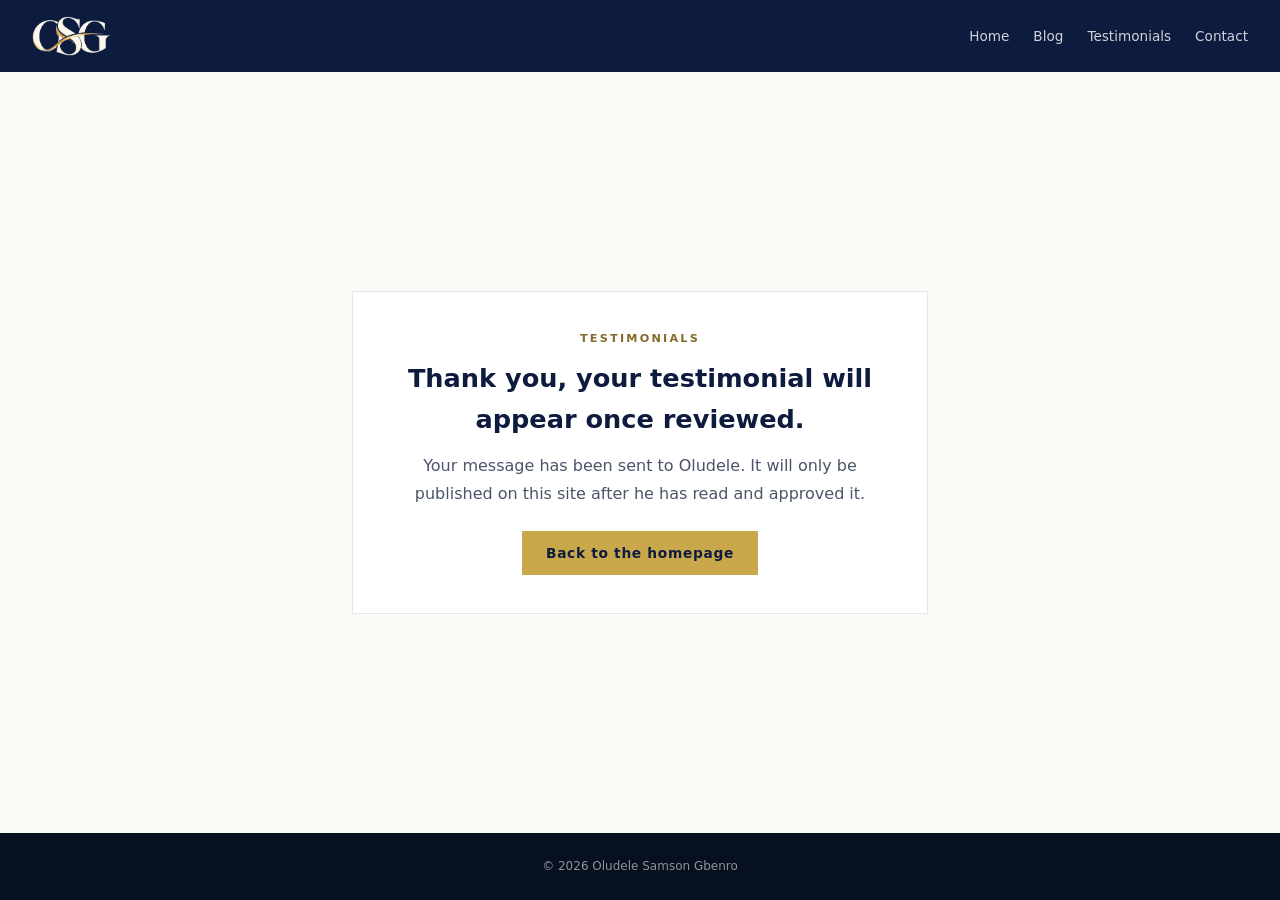
<file: thanks.html>
<!DOCTYPE html>
<html lang="en">
<head>
<meta charset="UTF-8">
<meta name="viewport" content="width=device-width, initial-scale=1.0">
<title>Thank you | Oludele Gbenro</title>
<meta name="description" content="Thank you. Your testimonial has been received and will appear once reviewed.">
<meta name="robots" content="noindex">
<link rel="icon" href="assets/img/favicon-osg.ico?v=2" sizes="any">
<link rel="icon" type="image/png" href="assets/img/favicon-osg-32.png?v=2" sizes="32x32">
<link rel="apple-touch-icon" href="assets/img/apple-touch-icon-osg.png?v=2">
<link rel="icon" type="image/png" href="assets/img/icon-osg-512.png?v=2" sizes="512x512">
<link rel="canonical" href="https://oludelegbenro.com/thanks.html">
<style>
*{margin:0;padding:0;box-sizing:border-box}
:root{--navy:#0D1B3E;--gold:#C9A84C;--gold-on-light:#866A27;--cream:#FAFAF7;--slate:#4A5568;--border:#E2E8F0;--text:#1A1F36}
body{font-family:'Segoe UI',system-ui,sans-serif;color:var(--text);background:var(--cream);line-height:1.6;min-height:100vh;display:flex;flex-direction:column}
a{text-decoration:none}
nav{background:var(--navy);padding:1rem 2rem;display:flex;justify-content:space-between;align-items:center}
.logo{display:flex;align-items:center;flex-shrink:0;line-height:0}.logo picture{display:block;line-height:0}.logo img{height:40px;width:auto;display:block}a.logo{text-decoration:none}a.logo:focus,a.logo:focus-visible{outline:2px solid var(--gold);outline-offset:3px}
.nav-links{display:flex;gap:1.5rem;list-style:none}
.nav-links a{color:rgba(255,255,255,0.8);font-size:0.85rem}
.nav-links a:hover{color:var(--gold)}
main{flex:1;display:flex;align-items:center;justify-content:center;padding:3rem 2rem}
.card{max-width:36rem;background:#fff;border:0.5px solid var(--border);padding:2.4rem 2rem;text-align:center}
.eyebrow{color:var(--gold-on-light);font-size:0.7rem;letter-spacing:0.2em;text-transform:uppercase;font-weight:700;margin-bottom:0.6rem}
h1{font-size:1.6rem;color:var(--navy);margin-bottom:0.8rem}
p{color:var(--slate);font-size:1rem;line-height:1.7;margin-bottom:1.5rem}
.btn-primary{background:var(--gold);color:var(--navy);padding:0.68rem 1.5rem;font-weight:700;font-size:0.86rem;letter-spacing:0.05em;display:inline-block}
footer{background:#07101f;padding:1.5rem 2rem;text-align:center}
.footer-copy{color:rgba(255,255,255,0.55);font-size:0.75rem}
</style>
</head>
<body>
<nav>
  <a class="logo" href="./" aria-label="Oludele Gbenro, home"><picture>
    <source type="image/webp" srcset="assets/img/logo-osg-on-dark.webp">
    <img src="assets/img/logo-osg-on-dark.png" width="79" height="40" alt="Oludele Samson Gbenro monogram">
  </picture></a>
  <ul class="nav-links">
    <li><a href="index.html">Home</a></li>
    <li><a href="/blog/">Blog</a></li>
    <li><a href="index.html#testimonials">Testimonials</a></li>
    <li><a href="index.html#contact">Contact</a></li>
  </ul>
</nav>
<main>
  <div class="card">
    <div class="eyebrow">Testimonials</div>
    <h1>Thank you, your testimonial will appear once reviewed.</h1>
    <p>Your message has been sent to Oludele. It will only be published on this site after he has read and approved it.</p>
    <a class="btn-primary" href="index.html">Back to the homepage</a>
  </div>
</main>
<footer>
  <div class="footer-copy">&copy; 2026 Oludele Samson Gbenro</div>
</footer>
<!-- Cloudflare Web Analytics --><script type='module' src='https://static.cloudflareinsights.com/beacon.min.js' data-cf-beacon='{"token": "ed37141234864c09a4eef9b2cd241694"}'></script><!-- End Cloudflare Web Analytics -->
</body>
</html>
</file>
<file: assets/css/blog.css>
*{margin:0;padding:0;box-sizing:border-box}
:root{
  --navy:#0D1B3E;--gold:#C9A84C;--gold-on-light:#866A27;--cream:#FAFAF7;
  --slate:#4A5568;--light:#F4F4F8;--border:#E2E8F0;
  --text:#1A1F36;--muted:#6B7280;
}
body{font-family:'Segoe UI',system-ui,sans-serif;color:var(--text);background:var(--cream);line-height:1.6;min-height:100vh;display:flex;flex-direction:column}
a{text-decoration:none}
a:focus,a:focus-visible{outline:2px solid var(--gold);outline-offset:3px}
img{max-width:100%;height:auto;display:block}
main{flex:1}

nav{background:var(--navy);padding:1rem 2rem;display:flex;justify-content:space-between;align-items:center;position:sticky;top:0;z-index:100}
.logo{display:flex;align-items:center;flex-shrink:0;line-height:0}
.logo picture{display:block;line-height:0}
.logo img{height:40px;width:auto;display:block}
a.logo{text-decoration:none}
a.logo:focus,a.logo:focus-visible{outline:2px solid var(--gold);outline-offset:3px}
.nav-toggle{display:none;width:44px;height:44px;background:transparent;border:1.5px solid var(--gold);cursor:pointer;padding:0;align-items:center;justify-content:center}
.nav-toggle-bars,.nav-toggle-bars::before,.nav-toggle-bars::after{display:block;width:18px;height:2px;background:var(--gold);position:relative}
.nav-toggle-bars::before,.nav-toggle-bars::after{content:"";position:absolute;left:0}
.nav-toggle-bars::before{top:-6px}
.nav-toggle-bars::after{top:6px}
.nav-toggle[aria-expanded="true"] .nav-toggle-bars{background:transparent}
.nav-toggle[aria-expanded="true"] .nav-toggle-bars::before{top:0;transform:rotate(45deg)}
.nav-toggle[aria-expanded="true"] .nav-toggle-bars::after{top:0;transform:rotate(-45deg)}
.nav-links{display:flex;gap:1.35rem;list-style:none;flex-wrap:wrap}
.nav-links a{color:rgba(255,255,255,0.8);font-size:0.85rem;letter-spacing:0.04em}
.nav-links a:hover{color:var(--gold)}
.nav-links a[aria-current="page"]{color:var(--gold);font-weight:700}
.nav-links .has-sub{position:relative}
.nav-links .sub{list-style:none;position:absolute;top:100%;left:-0.9rem;min-width:170px;background:var(--navy);border:1px solid rgba(201,168,76,0.4);padding:0.4rem 0;display:none;z-index:200}
.nav-links .has-sub:hover .sub,.nav-links .has-sub:focus-within .sub{display:block}
.nav-links .has-sub>a::after{content:" \25BE";font-size:0.7rem;color:var(--gold)}
.nav-links .sub a{display:block;padding:0.45rem 0.9rem;white-space:nowrap}
.nav-links .has-sub{padding-bottom:0.4rem;margin-bottom:-0.4rem}

footer{background:#07101f;padding:2rem;text-align:center}
.footer-name{color:var(--gold);font-weight:700;font-size:1rem;margin-bottom:0.35rem}
.footer-links{display:flex;gap:1.4rem;justify-content:center;margin-bottom:0.85rem;flex-wrap:wrap}
.footer-links a{color:rgba(255,255,255,0.45);font-size:0.79rem}
.footer-links a:hover{color:var(--gold)}
.footer-copy{color:rgba(255,255,255,0.55);font-size:0.75rem}

.btn-primary{background:var(--gold);color:var(--navy);padding:0.68rem 1.5rem;font-weight:700;font-size:0.86rem;letter-spacing:0.05em;display:inline-block}
.btn-outline{border:1.5px solid var(--gold-on-light);color:var(--gold-on-light);padding:0.68rem 1.5rem;font-weight:600;font-size:0.86rem;display:inline-block;background:transparent}
.btn-outline:hover{background:rgba(134,106,39,0.08)}

.blog-wrap{padding:4rem 2rem 5rem;max-width:1100px;margin:0 auto;width:100%}
.eyebrow{color:var(--gold-on-light);font-size:0.7rem;letter-spacing:0.2em;text-transform:uppercase;font-weight:700;margin-bottom:0.4rem}
.section-title{font-size:1.85rem;font-weight:700;color:var(--navy);margin-bottom:0.4rem;line-height:1.2}
.divider{width:44px;height:3px;background:var(--gold);margin:0.6rem 0 1.4rem}
.blog-intro{font-size:0.95rem;color:var(--slate);max-width:40rem;margin:0 0 2rem;line-height:1.7}
.blog-intro a{color:var(--navy);font-weight:700;border-bottom:1px solid var(--gold)}

.blog-grid{display:grid;grid-template-columns:1fr;gap:1.5rem}
@media(min-width:760px){
  .blog-grid{grid-template-columns:1fr 1fr}
}
.blog-card{background:#fff;border:0.5px solid var(--border);overflow:hidden;display:flex;flex-direction:column;min-width:0}
.blog-card a.card-img{display:block;background:var(--light)}
.blog-card img{width:100%;aspect-ratio:1/1;object-fit:cover}
.blog-card-body{padding:1.2rem 1.25rem 1.4rem;display:flex;flex-direction:column;flex:1}
.blog-card-date{font-size:0.72rem;letter-spacing:0.12em;text-transform:uppercase;color:var(--gold-on-light);font-weight:700;margin-bottom:0.45rem}
.blog-card-title{font-size:1.15rem;font-weight:700;color:var(--navy);margin:0 0 0.55rem;line-height:1.3}
.blog-card-title a{color:var(--navy)}
.blog-card-title a:hover{color:var(--gold-on-light)}
.blog-card-excerpt{font-size:0.9rem;color:var(--slate);line-height:1.65;margin:0 0 1rem;flex:1}
.blog-card .read-link{color:var(--navy);font-weight:700;font-size:0.86rem;letter-spacing:0.04em;border-bottom:1px solid var(--gold);align-self:flex-start}

.crumb{font-size:0.8rem;color:var(--muted);margin-bottom:1.4rem}
.crumb a{color:var(--gold-on-light);font-weight:600}
.crumb a:hover{border-bottom:1px solid var(--gold-on-light)}
.crumb span{margin:0 0.4rem;color:var(--border)}

.post{max-width:720px;margin:0 auto}
.post-date{font-size:0.72rem;letter-spacing:0.14em;text-transform:uppercase;color:var(--gold-on-light);font-weight:700;margin-bottom:0.55rem}
.post h1{font-size:2rem;font-weight:700;color:var(--navy);line-height:1.2;margin:0 0 1.4rem}
.post-hero{margin:0 0 2rem;background:#fff;border:0.5px solid var(--border)}
.post-hero img{width:100%;aspect-ratio:1/1;object-fit:cover}
.post-body{font-size:1.05rem;color:var(--text);line-height:1.8}
.post-body p{margin:0 0 1.05rem}
.post-truth{background:var(--light);border-left:3px solid var(--gold);padding:1rem 1.15rem;margin:1.4rem 0 1.5rem}
.post-truth-label{display:block;font-size:0.72rem;letter-spacing:0.16em;text-transform:uppercase;color:var(--gold-on-light);font-weight:700;margin-bottom:0.35rem}
.post-truth-line{font-size:1.15rem;font-weight:700;color:var(--navy);line-height:1.4;margin:0}

.post-tags{display:flex;flex-wrap:wrap;gap:0.45rem;margin:1.6rem 0 0;list-style:none}
.post-tags li{font-size:0.72rem;letter-spacing:0.04em;color:var(--gold-on-light);border:1px solid rgba(134,106,39,0.35);padding:0.22rem 0.55rem;font-weight:600}

.post-cta{margin:2.4rem 0 0;background:var(--navy);padding:1.75rem 1.5rem;text-align:center}
.post-cta h2{color:#fff;font-size:1.15rem;margin:0 0 0.45rem}
.post-cta p{color:rgba(255,255,255,0.65);font-size:0.9rem;margin:0 0 1.2rem}
.post-cta-actions{display:flex;flex-wrap:wrap;gap:0.7rem;justify-content:center}
.post-cta .btn-primary{color:var(--navy)}
.post-cta .btn-outline{border-color:var(--gold);color:var(--gold)}
.post-cta .btn-outline:hover{background:rgba(201,168,76,0.12)}

.post-pager{background:transparent;position:static;display:flex;justify-content:space-between;align-items:flex-start;gap:1rem;flex-wrap:wrap;margin:2.2rem 0 0;padding:1.4rem 0 0;border-top:0.5px solid var(--border);text-align:left}
.post-pager a{color:var(--navy);font-size:0.88rem;font-weight:600;max-width:48%;line-height:1.4}
.post-pager a:hover{color:var(--gold-on-light)}
.post-pager .dir{display:block;font-size:0.68rem;letter-spacing:0.14em;text-transform:uppercase;color:var(--gold-on-light);font-weight:700;margin-bottom:0.2rem}
.post-pager .next{text-align:right;margin-left:auto}

.rss-link{margin-top:2rem;font-size:0.82rem;color:var(--slate)}
.rss-link a{color:var(--navy);font-weight:700;border-bottom:1px solid var(--gold)}

@media(max-width:880px){
  .logo img{height:34px}
  nav{flex-wrap:wrap;gap:0;align-items:center}
  .nav-toggle{display:inline-flex}
  .nav-links{display:none;flex-direction:column;gap:0;flex-basis:100%;width:100%;padding:0.35rem 0 0.5rem}
  .nav-links.is-open{display:flex}
  .nav-links>li{width:100%}
  .nav-links a{display:block;padding:0.7rem 0}
  .nav-links .sub{position:static;display:flex;flex-direction:column;background:none;border:0;padding:0 0 0 0.9rem;min-width:0;margin:0}
  .nav-links .sub a{padding:0.4rem 0}
  .nav-links .sub a::before{content:"\21B3 ";color:var(--gold)}
  .nav-links .has-sub{padding-bottom:0;margin-bottom:0}
}
@media(max-width:760px){
  .blog-wrap{padding:2.4rem 1.25rem 3.5rem}
  .post h1{font-size:1.55rem}
  .post-pager a{max-width:100%}
  .post-pager .next{text-align:left;margin-left:0}
}
</file>
